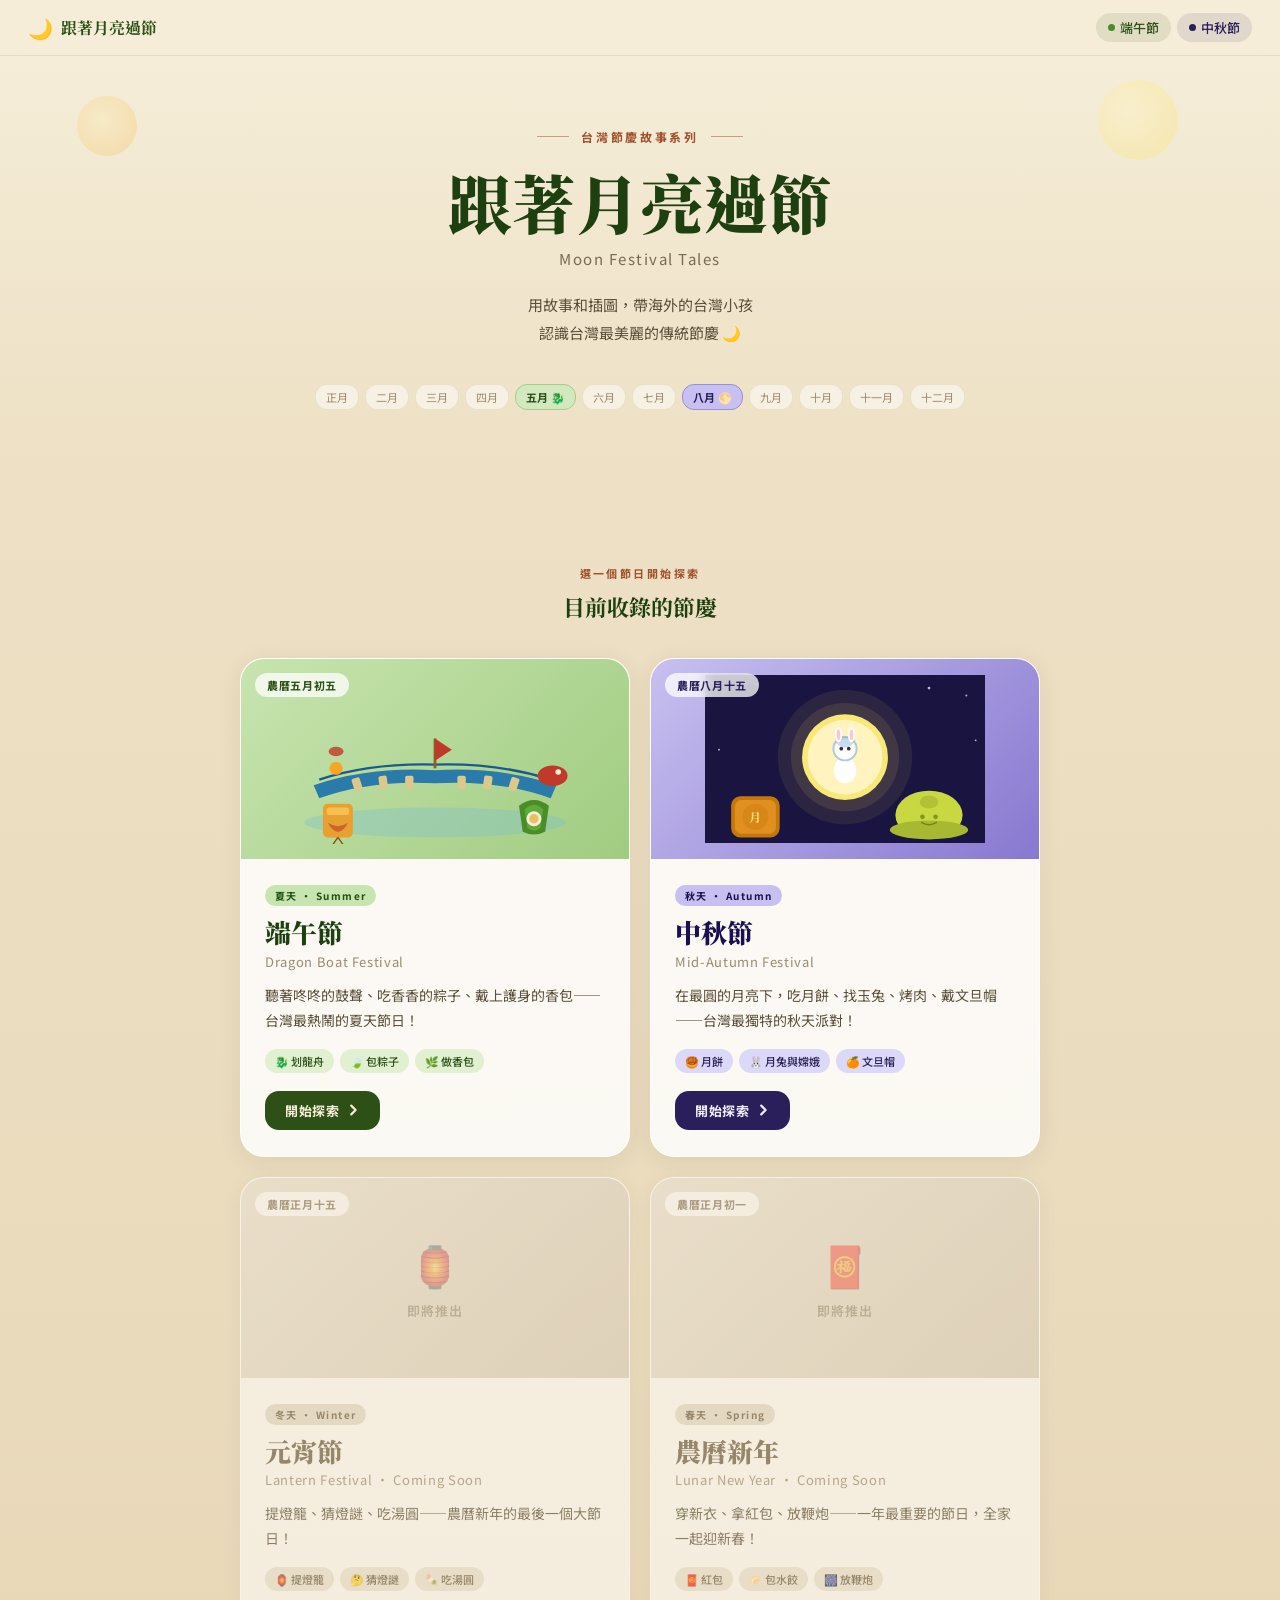
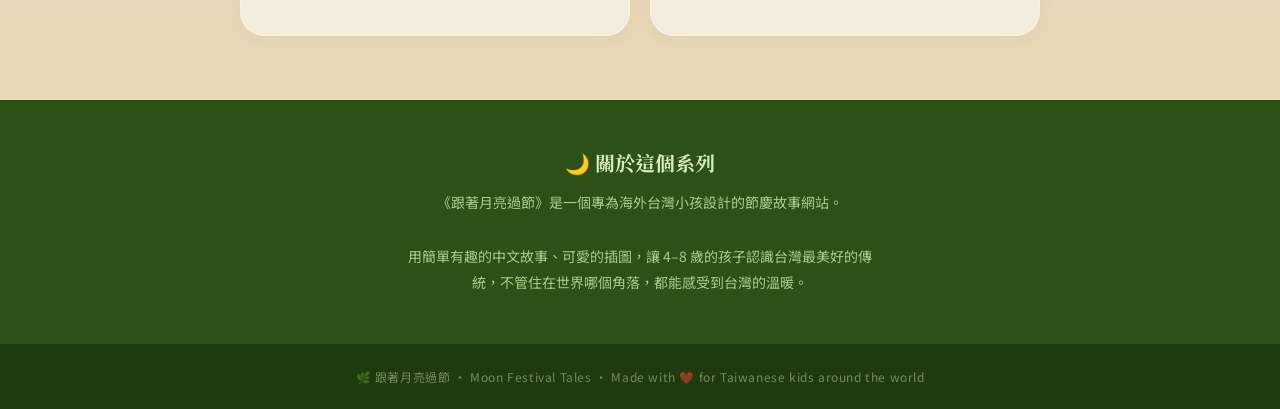
<file: index.html>
<!DOCTYPE html>
<html lang="zh-TW">
<head>
  <meta charset="UTF-8">
  <meta name="viewport" content="width=device-width, initial-scale=1.0">
  <title>跟著月亮過節 · Taiwan Festival Tales</title>
  <link rel="preconnect" href="https://fonts.googleapis.com">
  <link rel="preconnect" href="https://fonts.gstatic.com" crossorigin>
  <link href="https://fonts.googleapis.com/css2?family=Noto+Serif+TC:wght@400;700;900&family=Noto+Sans+TC:wght@400;500;700&display=swap" rel="stylesheet">
  <style>
    * { box-sizing: border-box; margin: 0; padding: 0; }

    body {
      font-family: 'Noto Sans TC', sans-serif;
      background: #F5EDD8;
      color: #3A3020;
      min-height: 100vh;
    }

    /* ── Top Nav ── */
    .top-nav {
      position: sticky;
      top: 0;
      z-index: 100;
      background: rgba(245, 237, 216, 0.88);
      backdrop-filter: blur(12px);
      -webkit-backdrop-filter: blur(12px);
      border-bottom: 1px solid rgba(160, 130, 60, 0.15);
      padding: 0 28px;
      height: 56px;
      display: flex;
      align-items: center;
      justify-content: space-between;
    }
    .nav-logo {
      font-family: 'Noto Serif TC', serif;
      font-size: 16px;
      font-weight: 700;
      color: #2D5016;
      text-decoration: none;
      display: flex;
      align-items: center;
      gap: 8px;
    }
    .nav-logo span { font-size: 20px; }
    .nav-links {
      display: flex;
      gap: 6px;
    }
    .nav-pill {
      display: inline-flex;
      align-items: center;
      gap: 5px;
      padding: 5px 12px;
      border-radius: 20px;
      font-size: 13px;
      font-weight: 500;
      text-decoration: none;
      transition: background 0.18s;
    }
    .nav-pill.dragon  { color: #2D5016; background: rgba(45,80,22,0.1); }
    .nav-pill.autumn  { color: #2A1F5A; background: rgba(42,31,90,0.1); }
    .nav-pill.dragon:hover { background: rgba(45,80,22,0.18); }
    .nav-pill.autumn:hover { background: rgba(42,31,90,0.18); }
    .nav-pill .dot {
      width: 7px; height: 7px;
      border-radius: 50%;
    }
    .dot-green  { background: #4A8C28; }
    .dot-indigo { background: #2A1F5A; }

    /* ── Hero ── */
    .hero {
      text-align: center;
      padding: 72px 24px 56px;
      background: linear-gradient(180deg, #F5EDD8 0%, #EDE0C4 100%);
      position: relative;
      overflow: hidden;
    }
    /* Decorative moon + sun */
    .hero-deco-moon {
      position: absolute;
      top: 24px; right: 8%;
      width: 80px; height: 80px;
      border-radius: 50%;
      background: radial-gradient(circle at 38% 40%, #FFF4C0, #F8E060);
      opacity: 0.35;
    }
    .hero-deco-sun {
      position: absolute;
      top: 40px; left: 6%;
      width: 60px; height: 60px;
      border-radius: 50%;
      background: radial-gradient(circle at 40% 40%, #FFE8A0, #F0A820);
      opacity: 0.25;
    }
    .hero-series {
      font-size: 12px;
      font-weight: 700;
      letter-spacing: 0.22em;
      color: #A0522D;
      margin-bottom: 18px;
      display: flex;
      align-items: center;
      justify-content: center;
      gap: 12px;
    }
    .hero-series::before, .hero-series::after {
      content: '';
      display: inline-block;
      width: 32px; height: 1px;
      background: #A0522D; opacity: 0.5;
    }
    .hero-title-zh {
      font-family: 'Noto Serif TC', serif;
      font-size: clamp(36px, 7vw, 64px);
      font-weight: 900;
      color: #1E4010;
      line-height: 1.2;
      margin-bottom: 8px;
    }
    .hero-title-en {
      font-size: 15px;
      font-weight: 400;
      color: #7A6A50;
      letter-spacing: 0.1em;
      margin-bottom: 22px;
    }
    .hero-desc {
      max-width: 480px;
      margin: 0 auto 36px;
      font-size: 15px;
      color: #5A4E38;
      line-height: 1.9;
    }
    /* Lunar calendar strip */
    .lunar-strip {
      display: flex;
      align-items: center;
      justify-content: center;
      gap: 6px;
      flex-wrap: wrap;
    }
    .lunar-month {
      font-size: 11px;
      color: #9A8A6A;
      padding: 4px 10px;
      border-radius: 12px;
      background: rgba(255,255,255,0.5);
      border: 1px solid rgba(160,130,60,0.15);
    }
    .lunar-month.active-dragon {
      background: #D2E8BF;
      color: #2D5016;
      border-color: #A8CC88;
      font-weight: 700;
    }
    .lunar-month.active-autumn {
      background: #C8C0F0;
      color: #2A1F5A;
      border-color: #9890D8;
      font-weight: 700;
    }

    /* ── Wave ── */
    .wave { width: 100%; overflow: hidden; line-height: 0; background: #EDE0C4; }

    /* ── Festival Cards ── */
    .section {
      padding: 64px 24px;
      background: linear-gradient(180deg, #EDE0C4 0%, #E8D8B8 100%);
    }
    .section-label {
      text-align: center;
      font-size: 11px;
      font-weight: 700;
      letter-spacing: 0.22em;
      color: #A0522D;
      margin-bottom: 10px;
    }
    .section-title {
      text-align: center;
      font-family: 'Noto Serif TC', serif;
      font-size: 22px;
      font-weight: 700;
      color: #1E4010;
      margin-bottom: 36px;
    }

    .festival-grid {
      display: grid;
      grid-template-columns: repeat(2, 1fr);
      gap: 20px;
      max-width: 800px;
      margin: 0 auto;
    }
    @media (max-width: 600px) {
      .festival-grid { grid-template-columns: 1fr; }
    }

    .festival-card {
      border-radius: 24px;
      overflow: hidden;
      text-decoration: none;
      color: inherit;
      display: block;
      background: rgba(255,255,255,0.82);
      border: 1px solid rgba(255,255,255,0.98);
      box-shadow: 0 4px 24px rgba(60,40,10,0.08);
      transition: transform 0.22s ease, box-shadow 0.22s ease;
    }
    .festival-card:hover {
      transform: translateY(-6px);
      box-shadow: 0 12px 36px rgba(60,40,10,0.14);
    }
    .festival-card-hero {
      width: 100%;
      height: 200px;
      display: flex;
      align-items: center;
      justify-content: center;
      position: relative;
    }
    .fc-dragon { background: linear-gradient(135deg, #C8E4B0 0%, #A0CC80 100%); }
    .fc-autumn { background: linear-gradient(135deg, #C8C0F0 0%, #8878D0 100%); }
    /* Coming soon card */
    .fc-soon   { background: linear-gradient(135deg, #E8E0D0 0%, #D8CCB8 100%); }

    .festival-date-badge {
      position: absolute;
      top: 14px; left: 14px;
      background: rgba(255,255,255,0.75);
      backdrop-filter: blur(6px);
      border-radius: 20px;
      padding: 4px 12px;
      font-size: 11px;
      font-weight: 700;
      letter-spacing: 0.06em;
    }
    .badge-dragon { color: #2D5016; }
    .badge-autumn { color: #2A1F5A; }
    .badge-soon   { color: #8A7A60; }

    .festival-card-body {
      padding: 22px 24px 26px;
    }
    .festival-tag {
      display: inline-block;
      font-size: 10px;
      font-weight: 700;
      letter-spacing: 0.14em;
      padding: 3px 10px;
      border-radius: 20px;
      margin-bottom: 10px;
    }
    .tag-dragon { background: #C8E4B0; color: #1E5010; }
    .tag-autumn { background: #C8C0F0; color: #1A1050; }
    .tag-soon   { background: #E0D8C8; color: #6A5A40; }

    .festival-card-body h2 {
      font-family: 'Noto Serif TC', serif;
      font-size: 26px;
      font-weight: 900;
      line-height: 1.2;
      margin-bottom: 4px;
    }
    .fc-dragon h2 { color: #1E4010; }  /* scoped below */
    .name-dragon { color: #1E4010; }
    .name-autumn { color: #1A1050; }
    .name-soon   { color: #6A5A40; }

    .festival-card-body .en-name {
      font-size: 13px;
      color: #9A8A70;
      margin-bottom: 12px;
      letter-spacing: 0.05em;
    }
    .festival-card-body p {
      font-size: 14px;
      color: #5A4E38;
      line-height: 1.8;
      margin-bottom: 16px;
    }

    .tradition-pills {
      display: flex;
      flex-wrap: wrap;
      gap: 6px;
      margin-bottom: 18px;
    }
    .tradition-pill {
      font-size: 11px;
      padding: 4px 10px;
      border-radius: 14px;
      font-weight: 500;
    }
    .pill-dragon { background: #E0F0D0; color: #2D5016; }
    .pill-autumn { background: #DCD8F8; color: #2A1F5A; }

    .enter-btn {
      display: inline-flex;
      align-items: center;
      gap: 7px;
      padding: 10px 20px;
      border-radius: 14px;
      font-size: 13px;
      font-weight: 700;
      letter-spacing: 0.04em;
      transition: opacity 0.15s;
    }
    .enter-btn:hover { opacity: 0.82; }
    .btn-dragon { background: #2D5016; color: #F5EDD8; }
    .btn-autumn { background: #2A1F5A; color: #F0ECF8; }
    .enter-btn svg { width: 14px; height: 14px; stroke: currentColor; fill: none; stroke-width: 2.5; stroke-linecap: round; stroke-linejoin: round; transition: transform 0.15s; }
    .festival-card:hover .enter-btn svg { transform: translateX(3px); }

    /* Coming soon overlay */
    .coming-soon-overlay {
      display: flex;
      flex-direction: column;
      align-items: center;
      justify-content: center;
      height: 100%;
      gap: 8px;
      opacity: 0.5;
    }
    .coming-soon-overlay .soon-icon { font-size: 40px; }
    .coming-soon-overlay p {
      font-size: 13px;
      color: #6A5A40;
      font-weight: 600;
      letter-spacing: 0.08em;
    }

    /* ── About strip ── */
    .about-strip {
      background: #2D5016;
      padding: 48px 24px;
      text-align: center;
    }
    .about-strip h2 {
      font-family: 'Noto Serif TC', serif;
      font-size: 20px;
      font-weight: 700;
      color: #D8ECC0;
      margin-bottom: 12px;
    }
    .about-strip p {
      max-width: 480px;
      margin: 0 auto;
      font-size: 14px;
      color: #A8CC88;
      line-height: 1.9;
    }

    /* ── Footer ── */
    .footer {
      background: #1E3A0E;
      padding: 24px;
      text-align: center;
    }
    .footer p {
      font-size: 12px;
      color: rgba(200,220,160,0.5);
      letter-spacing: 0.05em;
    }
  </style>
</head>
<body>

  <!-- Sticky Nav -->
  <nav class="top-nav">
    <a class="nav-logo" href="index.html">
      <span>🌙</span> 跟著月亮過節
    </a>
    <div class="nav-links">
      <a class="nav-pill dragon" href="duanwu/index.html">
        <span class="dot dot-green"></span>端午節
      </a>
      <a class="nav-pill autumn" href="mid-autumn/index.html">
        <span class="dot dot-indigo"></span>中秋節
      </a>
    </div>
  </nav>

  <!-- Hero -->
  <div class="hero">
    <div class="hero-deco-moon"></div>
    <div class="hero-deco-sun"></div>
    <div class="hero-series">台灣節慶故事系列</div>
    <div class="hero-title-zh">跟著月亮過節</div>
    <div class="hero-title-en">Moon Festival Tales</div>
    <p class="hero-desc">
      用故事和插圖，帶海外的台灣小孩<br>
      認識台灣最美麗的傳統節慶 🌙
    </p>
    <!-- Lunar calendar -->
    <div class="lunar-strip">
      <span class="lunar-month">正月</span>
      <span class="lunar-month">二月</span>
      <span class="lunar-month">三月</span>
      <span class="lunar-month">四月</span>
      <span class="lunar-month active-dragon">五月 🐉</span>
      <span class="lunar-month">六月</span>
      <span class="lunar-month">七月</span>
      <span class="lunar-month active-autumn">八月 🌕</span>
      <span class="lunar-month">九月</span>
      <span class="lunar-month">十月</span>
      <span class="lunar-month">十一月</span>
      <span class="lunar-month">十二月</span>
    </div>
  </div>

  <div class="wave">
    <svg viewBox="0 0 1440 40" width="100%" preserveAspectRatio="none">
      <path d="M0,20 C240,0 480,40 720,20 C960,0 1200,40 1440,20 L1440,40 L0,40 Z" fill="#EDE0C4"/>
    </svg>
  </div>

  <!-- Festival Cards -->
  <div class="section">
    <div class="section-label">選一個節日開始探索</div>
    <div class="section-title">目前收錄的節慶</div>

    <div class="festival-grid">

      <!-- 端午節 -->
      <a class="festival-card" href="duanwu/index.html">
        <div class="festival-card-hero fc-dragon">
          <div class="festival-date-badge badge-dragon">農曆五月初五</div>
          <svg viewBox="0 0 300 180" width="280" height="170" xmlns="http://www.w3.org/2000/svg">
            <!-- Water -->
            <ellipse cx="150" cy="158" rx="140" ry="16" fill="#7ABCD0" opacity="0.35"/>
            <!-- Dragon boat -->
            <path d="M20,118 Q80,98 150,102 Q220,98 280,118 L274,132 Q218,112 150,116 Q82,112 26,132 Z" fill="#2A7AAA"/>
            <path d="M26,112 Q82,94 150,96 Q218,94 274,112" stroke="#1A5A8A" stroke-width="2.5" fill="none"/>
            <!-- Dragon head -->
            <ellipse cx="276" cy="108" rx="16" ry="11" fill="#C0392B"/>
            <circle cx="282" cy="104" r="3" fill="#F5EDD8"/>
            <!-- Flag -->
            <line x1="150" y1="68" x2="150" y2="100" stroke="#8B6028" stroke-width="3"/>
            <polygon points="150,68 168,80 150,92" fill="#C0392B"/>
            <!-- Drummer -->
            <circle cx="44" cy="100" r="7" fill="#F5A623"/>
            <ellipse cx="44" cy="82" rx="8" ry="5" fill="#C0392B" opacity="0.8"/>
            <!-- Paddles -->
            <g fill="#DCC88A">
              <rect x="62" y="110" width="9" height="14" rx="2" transform="rotate(-18 67 117)"/>
              <rect x="90" y="108" width="9" height="14" rx="2" transform="rotate(-8 95 115)"/>
              <rect x="118" y="108" width="9" height="14" rx="2"/>
              <rect x="174" y="108" width="9" height="14" rx="2"/>
              <rect x="202" y="108" width="9" height="14" rx="2" transform="rotate(8 207 115)"/>
              <rect x="230" y="110" width="9" height="14" rx="2" transform="rotate(18 235 117)"/>
            </g>
            <!-- Zongzi (bottom right) -->
            <path d="M240,140 Q256,128 272,140 L268,168 Q256,174 244,168 Z" fill="#4A8C28"/>
            <path d="M246,144 Q256,134 266,144 L263,164 Q256,170 249,164 Z" fill="#5EAA38"/>
            <circle cx="256" cy="154" r="8" fill="#F5EDD8"/>
            <circle cx="256" cy="154" r="5" fill="#E8C060"/>
            <!-- Sachet (bottom left) -->
            <rect x="30" y="138" width="32" height="36" rx="5" fill="#E8A030"/>
            <rect x="34" y="142" width="24" height="8" rx="3" fill="#F5C050"/>
            <path d="M35,158 Q46,166 57,158 Q46,178 35,158 Z" fill="#C0392B" opacity="0.6"/>
            <line x1="46" y1="174" x2="36" y2="188" stroke="#8B5010" stroke-width="1.5"/>
            <line x1="46" y1="174" x2="56" y2="188" stroke="#8B5010" stroke-width="1.5"/>
            <circle cx="36" cy="190" r="4" fill="#C0392B"/>
            <circle cx="56" cy="190" r="4" fill="#4A8C28"/>
          </svg>
        </div>
        <div class="festival-card-body">
          <span class="festival-tag tag-dragon">夏天 · Summer</span>
          <h2 class="name-dragon">端午節</h2>
          <div class="en-name">Dragon Boat Festival</div>
          <p>聽著咚咚的鼓聲、吃香香的粽子、戴上護身的香包——台灣最熱鬧的夏天節日！</p>
          <div class="tradition-pills">
            <span class="tradition-pill pill-dragon">🐉 划龍舟</span>
            <span class="tradition-pill pill-dragon">🍃 包粽子</span>
            <span class="tradition-pill pill-dragon">🌿 做香包</span>
          </div>
          <span class="enter-btn btn-dragon">
            開始探索
            <svg viewBox="0 0 16 16"><polyline points="6,3 11,8 6,13"/></svg>
          </span>
        </div>
      </a>

      <!-- 中秋節 -->
      <a class="festival-card" href="mid-autumn/index.html">
        <div class="festival-card-hero fc-autumn">
          <div class="festival-date-badge badge-autumn">農曆八月十五</div>
          <svg viewBox="0 0 300 180" width="280" height="170" xmlns="http://www.w3.org/2000/svg">
            <!-- Night sky -->
            <rect x="0" y="0" width="300" height="180" fill="#1A1540" rx="0"/>
            <g fill="white" opacity="0.7">
              <circle cx="20" cy="18" r="1.5"/><circle cx="55" cy="10" r="1"/><circle cx="240" cy="14" r="1.5"/>
              <circle cx="280" cy="22" r="1"/><circle cx="15" cy="80" r="1"/><circle cx="290" cy="70" r="1"/>
            </g>
            <!-- Moon glow -->
            <circle cx="150" cy="88" r="72" fill="#F8E060" opacity="0.08"/>
            <circle cx="150" cy="88" r="58" fill="#F8E060" opacity="0.1"/>
            <!-- Moon -->
            <circle cx="150" cy="88" r="46" fill="#F8E878"/>
            <circle cx="150" cy="88" r="40" fill="#FFF4C0"/>
            <!-- Rabbit on moon with helmet -->
            <ellipse cx="150" cy="102" rx="12" ry="14" fill="white"/>
            <circle cx="150" cy="80" r="11" fill="white"/>
            <circle cx="150" cy="79" r="12.5" fill="none" stroke="#A0C0E8" stroke-width="2" opacity="0.85"/>
            <path d="M139,68 Q150,62 161,68 Q160,76 150,78 Q140,76 139,68 Z" fill="#70A8D8" opacity="0.4"/>
            <ellipse cx="143" cy="64" rx="4" ry="8" fill="white"/>
            <ellipse cx="157" cy="64" rx="4" ry="8" fill="white"/>
            <ellipse cx="143" cy="64" rx="2" ry="6" fill="#FFB0B0" opacity="0.7"/>
            <ellipse cx="157" cy="64" rx="2" ry="6" fill="#FFB0B0" opacity="0.7"/>
            <circle cx="146" cy="79" r="2" fill="#333"/>
            <circle cx="154" cy="79" r="2" fill="#333"/>
            <!-- Mooncake (bottom left) -->
            <rect x="28" y="130" width="52" height="44" rx="10" fill="#C47808"/>
            <rect x="32" y="134" width="44" height="36" rx="7" fill="#E09020"/>
            <circle cx="54" cy="152" r="14" fill="#C47808" opacity="0.35"/>
            <text x="54" y="157" text-anchor="middle" font-family="'Noto Serif TC', serif" font-size="13" fill="#F8E080" font-weight="700">月</text>
            <!-- Pomelo hat (bottom right) -->
            <ellipse cx="240" cy="150" rx="36" ry="26" fill="#C8D840"/>
            <ellipse cx="240" cy="166" rx="42" ry="10" fill="#A8B830"/>
            <ellipse cx="240" cy="136" rx="10" ry="7" fill="#A8B830" opacity="0.7"/>
            <!-- Face -->
            <circle cx="233" cy="152" r="2.5" fill="#6A7810" opacity="0.7"/>
            <circle cx="247" cy="152" r="2.5" fill="#6A7810" opacity="0.7"/>
            <path d="M232,158 Q240,163 248,158" stroke="#6A7810" stroke-width="1.5" fill="none" stroke-linecap="round" opacity="0.8"/>
          </svg>
        </div>
        <div class="festival-card-body">
          <span class="festival-tag tag-autumn">秋天 · Autumn</span>
          <h2 class="name-autumn">中秋節</h2>
          <div class="en-name">Mid-Autumn Festival</div>
          <p>在最圓的月亮下，吃月餅、找玉兔、烤肉、戴文旦帽——台灣最獨特的秋天派對！</p>
          <div class="tradition-pills">
            <span class="tradition-pill pill-autumn">🥮 月餅</span>
            <span class="tradition-pill pill-autumn">🐰 月兔與嫦娥</span>
            <span class="tradition-pill pill-autumn">🍊 文旦帽</span>
          </div>
          <span class="enter-btn btn-autumn">
            開始探索
            <svg viewBox="0 0 16 16"><polyline points="6,3 11,8 6,13"/></svg>
          </span>
        </div>
      </a>

      <!-- 元宵節 coming soon -->
      <a class="festival-card" href="#" style="pointer-events:none; opacity: 0.65;">
        <div class="festival-card-hero fc-soon">
          <div class="festival-date-badge badge-soon">農曆正月十五</div>
          <div class="coming-soon-overlay">
            <div class="soon-icon">🏮</div>
            <p>即將推出</p>
          </div>
        </div>
        <div class="festival-card-body">
          <span class="festival-tag tag-soon">冬天 · Winter</span>
          <h2 class="name-soon">元宵節</h2>
          <div class="en-name">Lantern Festival · Coming Soon</div>
          <p>提燈籠、猜燈謎、吃湯圓——農曆新年的最後一個大節日！</p>
          <div class="tradition-pills">
            <span class="tradition-pill" style="background:#E8E0D0; color:#6A5A40;">🏮 提燈籠</span>
            <span class="tradition-pill" style="background:#E8E0D0; color:#6A5A40;">🤔 猜燈謎</span>
            <span class="tradition-pill" style="background:#E8E0D0; color:#6A5A40;">🍡 吃湯圓</span>
          </div>
        </div>
      </a>

      <!-- 農曆新年 coming soon -->
      <a class="festival-card" href="#" style="pointer-events:none; opacity: 0.65;">
        <div class="festival-card-hero fc-soon">
          <div class="festival-date-badge badge-soon">農曆正月初一</div>
          <div class="coming-soon-overlay">
            <div class="soon-icon">🧧</div>
            <p>即將推出</p>
          </div>
        </div>
        <div class="festival-card-body">
          <span class="festival-tag tag-soon">春天 · Spring</span>
          <h2 class="name-soon">農曆新年</h2>
          <div class="en-name">Lunar New Year · Coming Soon</div>
          <p>穿新衣、拿紅包、放鞭炮——一年最重要的節日，全家一起迎新春！</p>
          <div class="tradition-pills">
            <span class="tradition-pill" style="background:#E8E0D0; color:#6A5A40;">🧧 紅包</span>
            <span class="tradition-pill" style="background:#E8E0D0; color:#6A5A40;">🥟 包水餃</span>
            <span class="tradition-pill" style="background:#E8E0D0; color:#6A5A40;">🎆 放鞭炮</span>
          </div>
        </div>
      </a>

    </div>
  </div>

  <!-- About -->
  <div class="about-strip">
    <h2>🌙 關於這個系列</h2>
    <p>
      《跟著月亮過節》是一個專為海外台灣小孩設計的節慶故事網站。<br><br>
      用簡單有趣的中文故事、可愛的插圖，讓 4–8 歲的孩子認識台灣最美好的傳統，不管住在世界哪個角落，都能感受到台灣的溫暖。
    </p>
  </div>

  <div class="footer">
    <p>🌿 跟著月亮過節 · Moon Festival Tales · Made with ❤️ for Taiwanese kids around the world</p>
  </div>

</body>
</html>
</file>
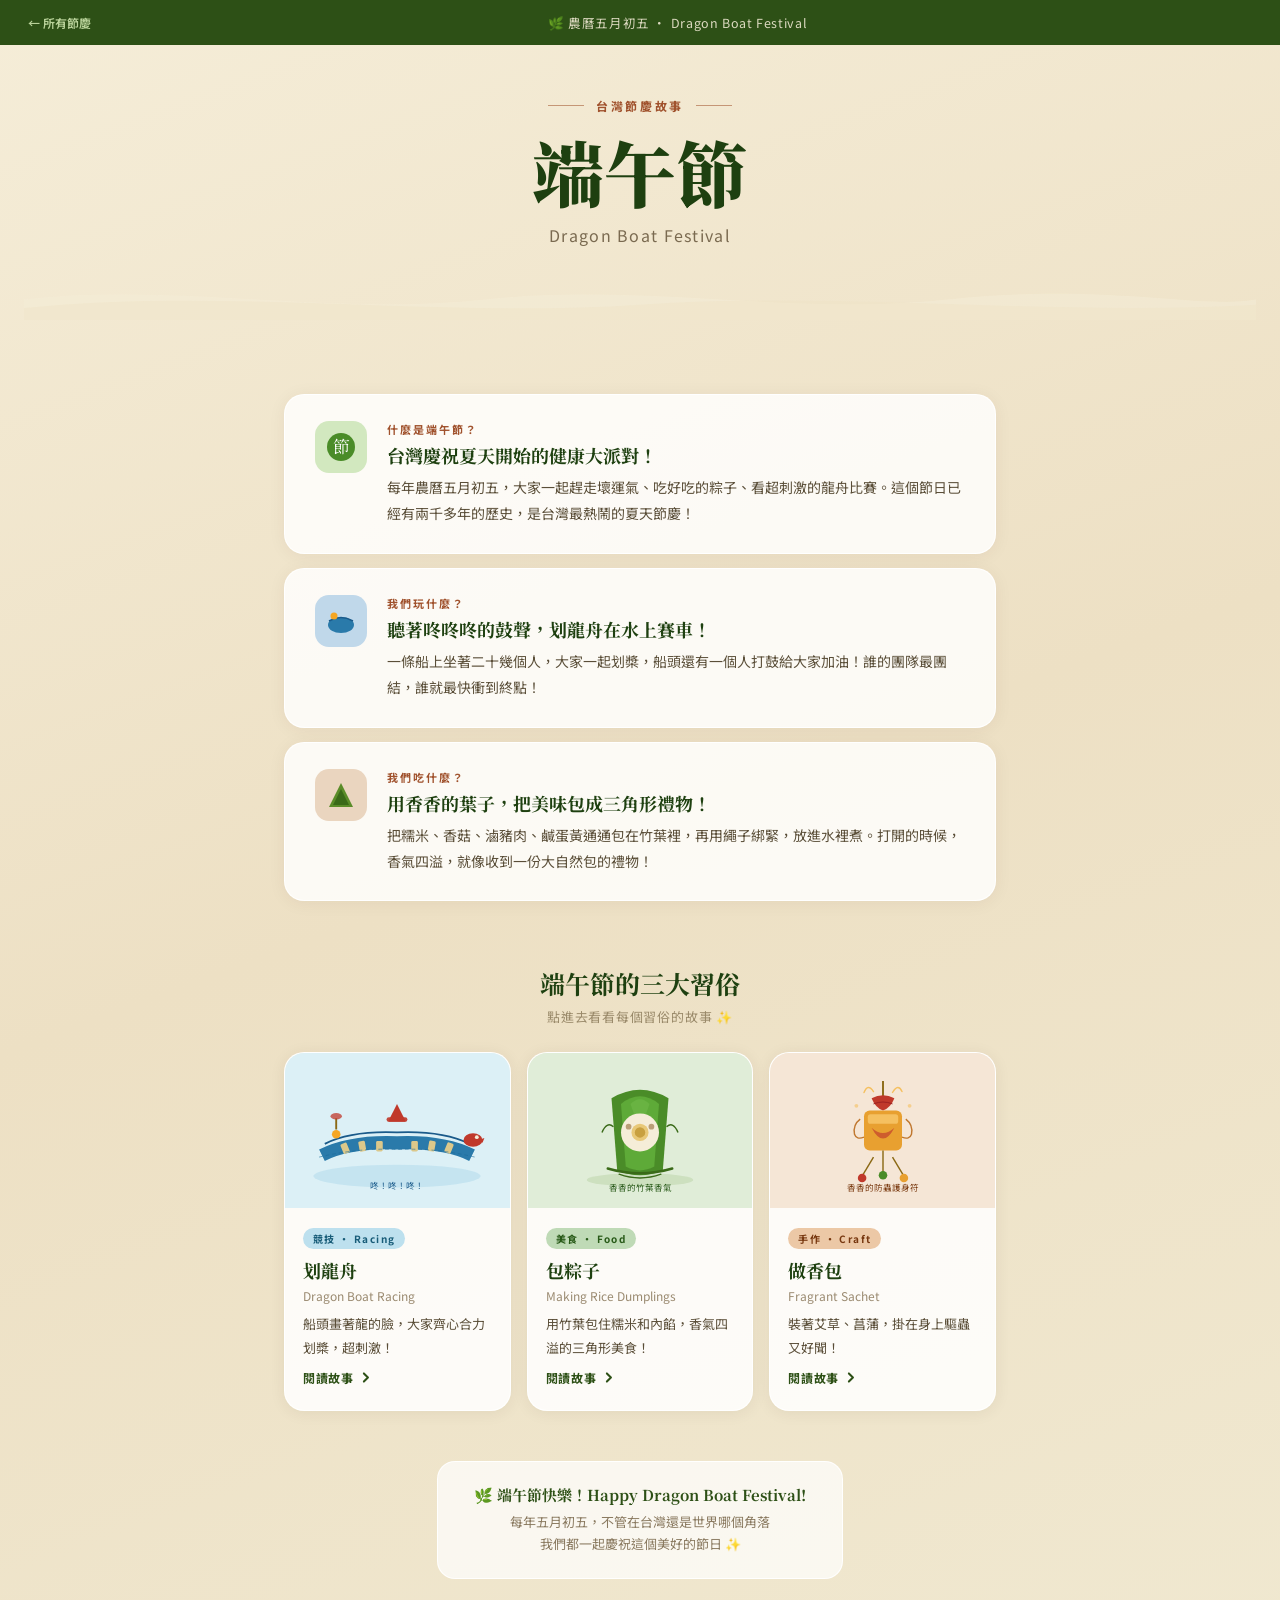
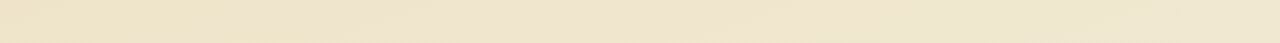
<file: duanwu/index.html>
<!DOCTYPE html>
<html lang="zh-TW">
<head>
  <meta charset="UTF-8">
  <meta name="viewport" content="width=device-width, initial-scale=1.0">
  <title>端午節 · Dragon Boat Festival</title>
  <link rel="stylesheet" href="style.css">
</head>
<body>

  <div class="top-bar" style="justify-content:space-between;">
    <a href="../index.html" style="color:#C8E0A8;font-size:12px;font-weight:600;text-decoration:none;display:flex;align-items:center;gap:5px;white-space:nowrap;opacity:0.9;">← 所有節慶</a><p style="flex:1;text-align:center;">🌿 農曆五月初五 · Dragon Boat Festival</p>
  </div>

  <div class="hero">
    <div class="hero-eyebrow">台灣節慶故事</div>
    <div class="hero-title">端午節</div>
    <div class="hero-en">Dragon Boat Festival</div>
    <div class="hero-wave">
      <svg viewBox="0 0 1440 48" width="100%" preserveAspectRatio="none" xmlns="http://www.w3.org/2000/svg">
        <path d="M0,24 C180,4 360,44 540,24 C720,4 900,44 1080,24 C1260,4 1380,36 1440,24 L1440,48 L0,48 Z" fill="#F5EDD8" opacity="0.55"/>
        <path d="M0,34 C240,10 480,46 720,30 C960,14 1200,44 1440,30 L1440,48 L0,48 Z" fill="#EDE0C4" opacity="0.4"/>
      </svg>
    </div>
  </div>

  <!-- Intro Cards -->
  <div class="intro-section">
    <div class="intro-card">
      <div class="intro-icon ic-green">
        <svg width="32" height="32" viewBox="0 0 32 32"><circle cx="16" cy="16" r="14" fill="#4A8C28"/><text x="16" y="22" text-anchor="middle" font-size="17" fill="white" font-family="'Noto Serif TC', serif">節</text></svg>
      </div>
      <div>
        <div class="intro-q">什麼是端午節？</div>
        <h2>台灣慶祝夏天開始的健康大派對！</h2>
        <p>每年農曆五月初五，大家一起趕走壞運氣、吃好吃的粽子、看超刺激的龍舟比賽。這個節日已經有兩千多年的歷史，是台灣最熱鬧的夏天節慶！</p>
      </div>
    </div>
    <div class="intro-card">
      <div class="intro-icon ic-blue">
        <svg width="32" height="32" viewBox="0 0 32 32"><ellipse cx="16" cy="20" rx="13" ry="8" fill="#2A7AAA"/><path d="M4,16 Q16,9 28,16" stroke="#1A5A8A" stroke-width="1.5" fill="none"/><circle cx="9" cy="11" r="3.5" fill="#F5A623"/></svg>
      </div>
      <div>
        <div class="intro-q">我們玩什麼？</div>
        <h2>聽著咚咚咚的鼓聲，划龍舟在水上賽車！</h2>
        <p>一條船上坐著二十幾個人，大家一起划槳，船頭還有一個人打鼓給大家加油！誰的團隊最團結，誰就最快衝到終點！</p>
      </div>
    </div>
    <div class="intro-card">
      <div class="intro-icon ic-peach">
        <svg width="32" height="32" viewBox="0 0 32 32"><polygon points="16,4 28,28 4,28" fill="#5A8C28"/><polygon points="16,10 24,26 8,26" fill="#3A6A18"/></svg>
      </div>
      <div>
        <div class="intro-q">我們吃什麼？</div>
        <h2>用香香的葉子，把美味包成三角形禮物！</h2>
        <p>把糯米、香菇、滷豬肉、鹹蛋黃通通包在竹葉裡，再用繩子綁緊，放進水裡煮。打開的時候，香氣四溢，就像收到一份大自然包的禮物！</p>
      </div>
    </div>
  </div>

  <!-- Activity Section -->
  <div class="section-head">
    <h2>端午節的三大習俗</h2>
    <p>點進去看看每個習俗的故事 ✨</p>
  </div>

  <div class="activity-grid">

    <!-- 龍舟 -->
    <a class="activity-card" href="dragon-boat.html">
      <div class="card-illus bg-blue">
        <svg viewBox="0 0 200 140" width="190" height="135" xmlns="http://www.w3.org/2000/svg">
          <ellipse cx="100" cy="118" rx="88" ry="12" fill="#A8D4E8" opacity="0.45"/>
          <path d="M18,90 Q50,74 100,76 Q150,74 182,90 L176,102 Q148,88 100,90 Q52,88 24,102 Z" fill="#2A7AAA"/>
          <path d="M24,84 Q52,70 100,72 Q148,70 176,84" stroke="#1A5A8A" stroke-width="2" fill="none"/>
          <ellipse cx="180" cy="80" rx="10" ry="7" fill="#C0392B"/>
          <circle cx="184" cy="77" r="2" fill="#F5EDD8"/>
          <path d="M186,80 L192,78 L190,83 Z" fill="#C0392B"/>
          <rect x="89" y="56" width="22" height="5" rx="2.5" fill="#C0392B" opacity="0.9"/>
          <polygon points="100,42 109,60 91,60" fill="#C0392B"/>
          <circle cx="36" cy="74" r="4.5" fill="#F5A623"/>
          <line x1="36" y1="69" x2="36" y2="57" stroke="#8B6914" stroke-width="2"/>
          <ellipse cx="36" cy="55" rx="6" ry="3.5" fill="#C0392B" opacity="0.75"/>
          <g fill="#DCC88A">
            <rect x="42" y="83" width="7" height="11" rx="1.5" transform="rotate(-22 46 89)"/>
            <rect x="60" y="81" width="7" height="11" rx="1.5" transform="rotate(-10 64 87)"/>
            <rect x="78" y="81" width="7" height="11" rx="1.5"/>
            <rect x="115" y="81" width="7" height="11" rx="1.5"/>
            <rect x="133" y="81" width="7" height="11" rx="1.5" transform="rotate(10 137 87)"/>
            <rect x="151" y="83" width="7" height="11" rx="1.5" transform="rotate(22 155 89)"/>
          </g>
          <path d="M18,98 Q60,88 100,90 Q140,88 182,98" stroke="#1A6A9A" stroke-width="1" fill="none" stroke-dasharray="4,3" opacity="0.6"/>
          <text x="100" y="132" text-anchor="middle" font-family="'Noto Sans TC', sans-serif" font-size="9" fill="#1A5A8A">咚！咚！咚！</text>
        </svg>
      </div>
      <div class="card-body">
        <span class="card-tag t-blue">競技 · Racing</span>
        <h3>划龍舟</h3>
        <div class="card-en">Dragon Boat Racing</div>
        <p>船頭畫著龍的臉，大家齊心合力划槳，超刺激！</p>
        <div class="card-cta">閱讀故事 <svg viewBox="0 0 16 16"><polyline points="6,3 11,8 6,13"/></svg></div>
      </div>
    </a>

    <!-- 粽子 -->
    <a class="activity-card" href="zongzi.html">
      <div class="card-illus bg-green">
        <svg viewBox="0 0 200 140" width="190" height="135" xmlns="http://www.w3.org/2000/svg">
          <ellipse cx="100" cy="122" rx="56" ry="7" fill="#B0CA9A" opacity="0.4"/>
          <path d="M70,36 Q100,18 130,36 L124,112 Q100,122 76,112 Z" fill="#4A8C28"/>
          <path d="M80,42 Q100,26 120,42 L115,108 Q100,116 85,108 Z" fill="#5EAA38"/>
          <path d="M90,42 Q100,32 110,42 Q105,58 100,64 Q95,58 90,42 Z" fill="#78C050" opacity="0.4"/>
          <ellipse cx="100" cy="72" rx="20" ry="20" fill="#F5EDD8"/>
          <circle cx="100" cy="72" r="9" fill="#E8C878"/>
          <circle cx="100" cy="72" r="5.5" fill="#C8A040"/>
          <circle cx="88" cy="66" r="3" fill="#8B6028" opacity="0.55"/>
          <circle cx="112" cy="66" r="3" fill="#8B6028" opacity="0.55"/>
          <path d="M66,110 Q100,120 134,110" stroke="#3A6A18" stroke-width="2.5" fill="none" stroke-linecap="round"/>
          <path d="M78,116 Q100,124 122,116" stroke="#3A6A18" stroke-width="1.5" fill="none" stroke-linecap="round"/>
          <path d="M60,72 Q65,60 72,66" stroke="#3A6A18" stroke-width="1.5" fill="none"/>
          <path d="M140,72 Q135,60 128,66" stroke="#3A6A18" stroke-width="1.5" fill="none"/>
          <text x="100" y="134" text-anchor="middle" font-family="'Noto Sans TC', sans-serif" font-size="9" fill="#2A5B1A">香香的竹葉香氣</text>
        </svg>
      </div>
      <div class="card-body">
        <span class="card-tag t-green">美食 · Food</span>
        <h3>包粽子</h3>
        <div class="card-en">Making Rice Dumplings</div>
        <p>用竹葉包住糯米和內餡，香氣四溢的三角形美食！</p>
        <div class="card-cta">閱讀故事 <svg viewBox="0 0 16 16"><polyline points="6,3 11,8 6,13"/></svg></div>
      </div>
    </a>

    <!-- 香包 -->
    <a class="activity-card" href="sachet.html">
      <div class="card-illus bg-peach">
        <svg viewBox="0 0 200 140" width="190" height="135" xmlns="http://www.w3.org/2000/svg">
          <line x1="100" y1="18" x2="100" y2="36" stroke="#8B6914" stroke-width="2"/>
          <path d="M88,36 Q100,30 112,36 Q108,46 100,49 Q92,46 88,36 Z" fill="#C0392B"/>
          <path d="M90,42 Q100,38 110,42" stroke="#9A2020" stroke-width="1" fill="none"/>
          <rect x="80" y="49" width="40" height="42" rx="6" fill="#E8A030"/>
          <rect x="84" y="53" width="32" height="10" rx="3" fill="#F5C060"/>
          <path d="M88,67 Q100,78 112,67 Q100,90 88,67 Z" fill="#C0392B" opacity="0.65"/>
          <path d="M76,58 Q68,64 70,74 Q72,80 80,77" stroke="#C07830" stroke-width="1.5" fill="none"/>
          <path d="M124,58 Q132,64 130,74 Q128,80 120,77" stroke="#C07830" stroke-width="1.5" fill="none"/>
          <line x1="100" y1="91" x2="100" y2="115" stroke="#8B6914" stroke-width="1.5"/>
          <line x1="90" y1="98" x2="78" y2="118" stroke="#8B6914" stroke-width="1.5"/>
          <line x1="110" y1="98" x2="122" y2="118" stroke="#8B6914" stroke-width="1.5"/>
          <circle cx="78" cy="120" r="4.5" fill="#C0392B"/>
          <circle cx="100" cy="117" r="4.5" fill="#4A8C28"/>
          <circle cx="122" cy="120" r="4.5" fill="#E8A030"/>
          <path d="M80,30 Q84,20 90,29" stroke="#F5C060" stroke-width="1.5" fill="none" stroke-linecap="round"/>
          <path d="M110,30 Q116,20 120,29" stroke="#F5C060" stroke-width="1.5" fill="none" stroke-linecap="round"/>
          <circle cx="72" cy="44" r="2" fill="#F5C060" opacity="0.6"/>
          <circle cx="128" cy="44" r="2" fill="#F5C060" opacity="0.6"/>
          <text x="100" y="134" text-anchor="middle" font-family="'Noto Sans TC', sans-serif" font-size="9" fill="#7A3A10">香香的防蟲護身符</text>
        </svg>
      </div>
      <div class="card-body">
        <span class="card-tag t-peach">手作 · Craft</span>
        <h3>做香包</h3>
        <div class="card-en">Fragrant Sachet</div>
        <p>裝著艾草、菖蒲，掛在身上驅蟲又好聞！</p>
        <div class="card-cta">閱讀故事 <svg viewBox="0 0 16 16"><polyline points="6,3 11,8 6,13"/></svg></div>
      </div>
    </a>

  </div>

  <div class="footer-note">
    <div class="footer-note-inner">
      <p>🌿 端午節快樂！Happy Dragon Boat Festival!</p>
      <p>每年五月初五，不管在台灣還是世界哪個角落<br>我們都一起慶祝這個美好的節日 ✨</p>
    </div>
  </div>

</body>
</html>
</file>
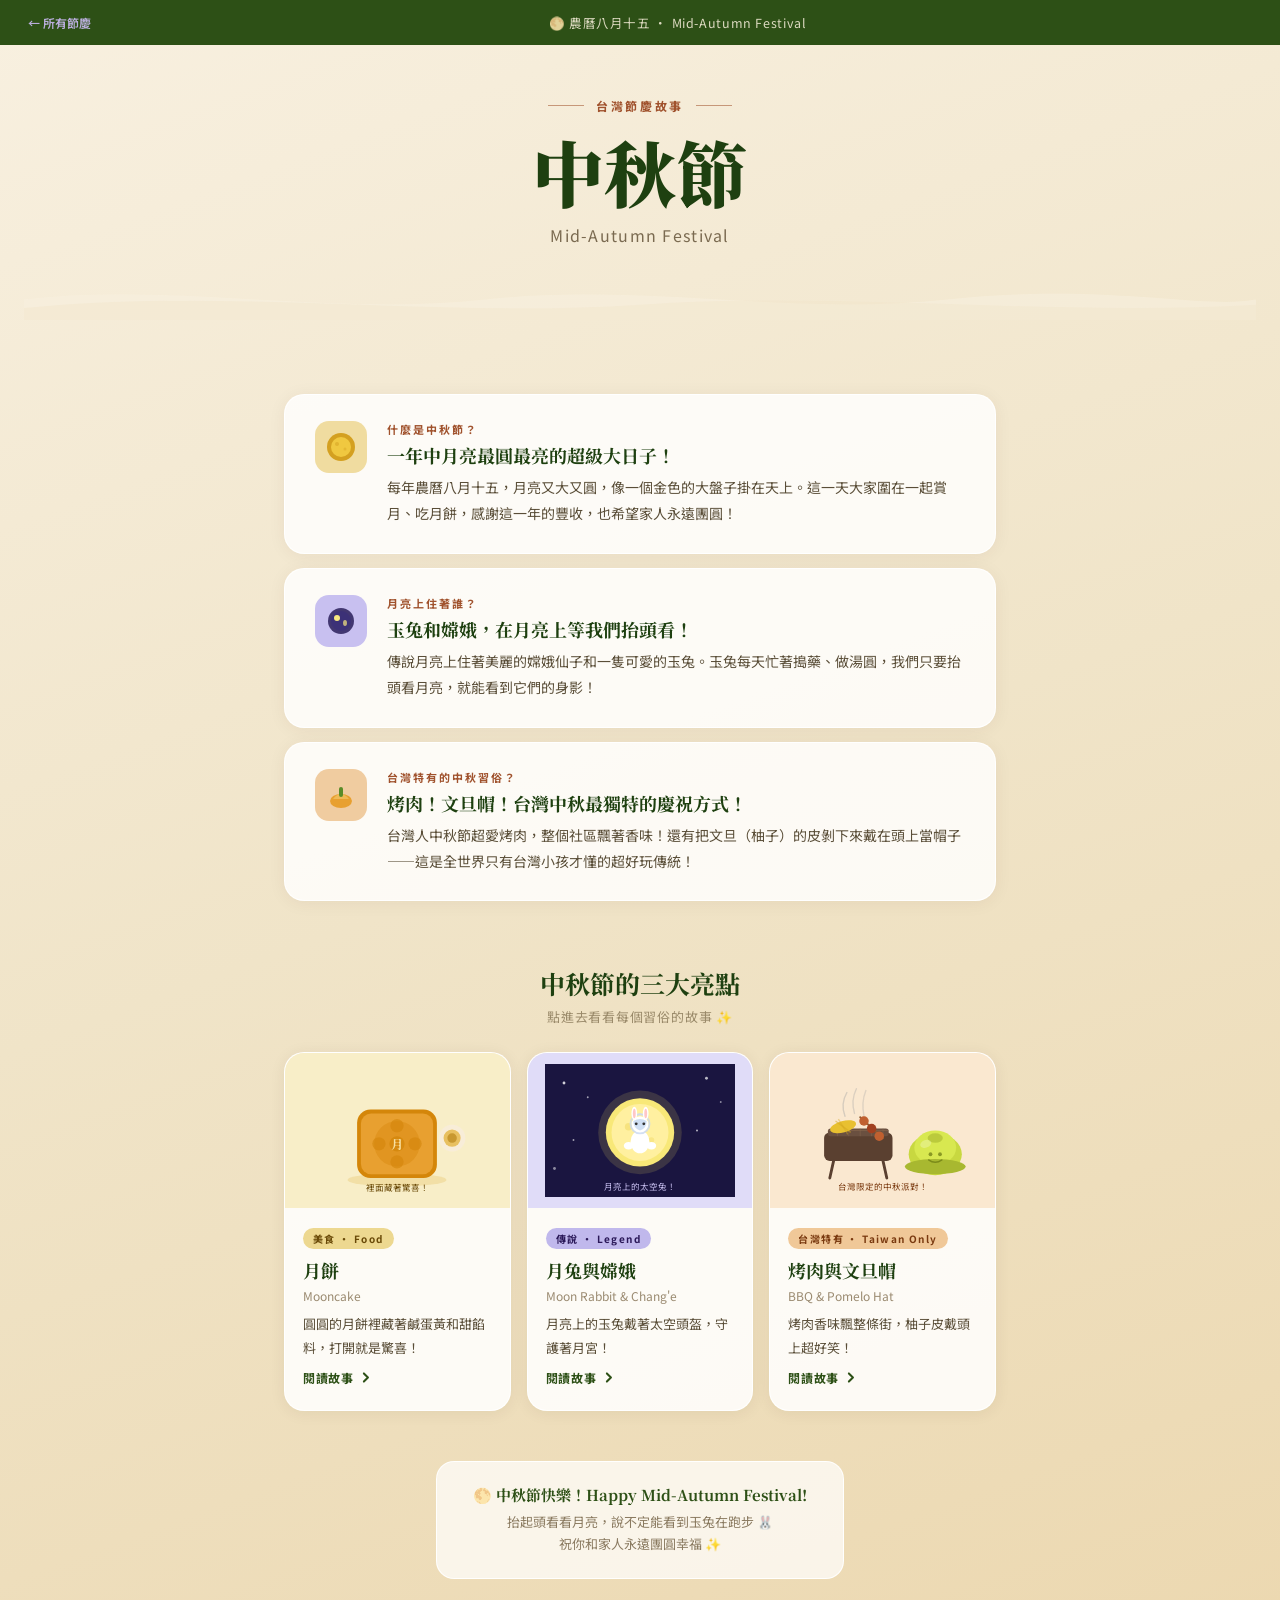
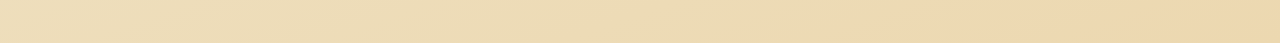
<file: mid-autumn/index.html>
<!DOCTYPE html>
<html lang="zh-TW">
<head>
  <meta charset="UTF-8">
  <meta name="viewport" content="width=device-width, initial-scale=1.0">
  <title>中秋節 · Mid-Autumn Festival</title>
  <link rel="stylesheet" href="style.css">
</head>
<body>

  <div class="top-bar">
    <a href="../index.html" style="color:#C8B8F0;font-size:12px;font-weight:600;text-decoration:none;display:flex;align-items:center;gap:5px;white-space:nowrap;opacity:0.9;">← 所有節慶</a><p style="flex:1;text-align:center;">🌕 農曆八月十五 · Mid-Autumn Festival</p>
  </div>

  <div class="hero">
    <div class="hero-eyebrow">台灣節慶故事</div>
    <div class="hero-title">中秋節</div>
    <div class="hero-en">Mid-Autumn Festival</div>
    <div class="hero-wave">
      <svg viewBox="0 0 1440 48" width="100%" preserveAspectRatio="none" xmlns="http://www.w3.org/2000/svg">
        <path d="M0,24 C180,4 360,44 540,24 C720,4 900,44 1080,24 C1260,4 1380,36 1440,24 L1440,48 L0,48 Z" fill="#F8F0E0" opacity="0.55"/>
        <path d="M0,34 C240,10 480,46 720,30 C960,14 1200,44 1440,30 L1440,48 L0,48 Z" fill="#F0E4C8" opacity="0.4"/>
      </svg>
    </div>
  </div>

  <!-- Intro Cards -->
  <div class="intro-section">
    <div class="intro-card">
      <div class="intro-icon ic-gold">
        <svg width="32" height="32" viewBox="0 0 32 32">
          <circle cx="16" cy="16" r="14" fill="#D4A020"/>
          <circle cx="16" cy="16" r="10" fill="#F0C840"/>
          <circle cx="12" cy="13" r="2" fill="#D4A020" opacity="0.5"/>
          <circle cx="20" cy="18" r="1.5" fill="#D4A020" opacity="0.4"/>
        </svg>
      </div>
      <div>
        <div class="intro-q">什麼是中秋節？</div>
        <h2>一年中月亮最圓最亮的超級大日子！</h2>
        <p>每年農曆八月十五，月亮又大又圓，像一個金色的大盤子掛在天上。這一天大家圍在一起賞月、吃月餅，感謝這一年的豐收，也希望家人永遠團圓！</p>
      </div>
    </div>
    <div class="intro-card">
      <div class="intro-icon ic-indigo">
        <svg width="32" height="32" viewBox="0 0 32 32">
          <circle cx="16" cy="16" r="13" fill="#2A1F5A" opacity="0.85"/>
          <circle cx="16" cy="16" r="10" fill="#3A2F7A" opacity="0.7"/>
          <circle cx="12" cy="13" r="3" fill="#F8E880"/>
          <ellipse cx="20" cy="18" rx="2" ry="3" fill="#F8E880" opacity="0.7"/>
        </svg>
      </div>
      <div>
        <div class="intro-q">月亮上住著誰？</div>
        <h2>玉兔和嫦娥，在月亮上等我們抬頭看！</h2>
        <p>傳說月亮上住著美麗的嫦娥仙子和一隻可愛的玉兔。玉兔每天忙著搗藥、做湯圓，我們只要抬頭看月亮，就能看到它們的身影！</p>
      </div>
    </div>
    <div class="intro-card">
      <div class="intro-icon ic-orange">
        <svg width="32" height="32" viewBox="0 0 32 32">
          <ellipse cx="16" cy="22" rx="11" ry="7" fill="#E8A030"/>
          <path d="M8,20 Q16,10 24,20" fill="#F0C060" opacity="0.8"/>
          <rect x="14" y="8" width="4" height="10" rx="2" fill="#5A8C28"/>
        </svg>
      </div>
      <div>
        <div class="intro-q">台灣特有的中秋習俗？</div>
        <h2>烤肉！文旦帽！台灣中秋最獨特的慶祝方式！</h2>
        <p>台灣人中秋節超愛烤肉，整個社區飄著香味！還有把文旦（柚子）的皮剝下來戴在頭上當帽子——這是全世界只有台灣小孩才懂的超好玩傳統！</p>
      </div>
    </div>
  </div>

  <!-- Activity Section -->
  <div class="section-head">
    <h2>中秋節的三大亮點</h2>
    <p>點進去看看每個習俗的故事 ✨</p>
  </div>

  <div class="activity-grid">

    <!-- 月餅 -->
    <a class="activity-card" href="mooncake.html">
      <div class="card-illus bg-gold">
        <svg viewBox="0 0 200 140" width="190" height="135" xmlns="http://www.w3.org/2000/svg">
          <!-- Shadow -->
          <ellipse cx="100" cy="122" rx="52" ry="7" fill="#D4A020" opacity="0.2"/>
          <!-- Mooncake body -->
          <rect x="58" y="48" width="84" height="72" rx="14" fill="#D4860A"/>
          <rect x="62" y="52" width="76" height="64" rx="11" fill="#E8A030"/>
          <!-- Top pattern - flower -->
          <circle cx="100" cy="84" r="24" fill="#D4860A" opacity="0.4"/>
          <circle cx="100" cy="65" r="7" fill="#D4860A" opacity="0.6"/>
          <circle cx="100" cy="103" r="7" fill="#D4860A" opacity="0.6"/>
          <circle cx="81" cy="84" r="7" fill="#D4860A" opacity="0.6"/>
          <circle cx="119" cy="84" r="7" fill="#D4860A" opacity="0.6"/>
          <circle cx="100" cy="84" r="8" fill="#D4860A" opacity="0.8"/>
          <!-- Chinese character -->
          <text x="100" y="89" text-anchor="middle" font-family="'Noto Serif TC', serif" font-size="13" fill="#F8E0A0" font-weight="700">月</text>
          <!-- Egg yolk peek at side -->
          <circle cx="158" cy="78" r="14" fill="#F8EDD8"/>
          <circle cx="158" cy="78" r="9" fill="#E8C060"/>
          <circle cx="158" cy="78" r="5" fill="#C89830"/>
          <text x="100" y="134" text-anchor="middle" font-family="'Noto Sans TC', sans-serif" font-size="9" fill="#6A4A08">裡面藏著驚喜！</text>
        </svg>
      </div>
      <div class="card-body">
        <span class="card-tag t-gold">美食 · Food</span>
        <h3>月餅</h3>
        <div class="card-en">Mooncake</div>
        <p>圓圓的月餅裡藏著鹹蛋黃和甜餡料，打開就是驚喜！</p>
        <div class="card-cta">閱讀故事 <svg viewBox="0 0 16 16"><polyline points="6,3 11,8 6,13"/></svg></div>
      </div>
    </a>

    <!-- 月兔 -->
    <a class="activity-card" href="rabbit.html">
      <div class="card-illus bg-indigo">
        <svg viewBox="0 0 200 140" width="190" height="135" xmlns="http://www.w3.org/2000/svg">
          <!-- Night sky -->
          <rect x="0" y="0" width="200" height="140" fill="#1A1540" rx="0"/>
          <!-- Stars -->
          <circle cx="20" cy="20" r="1.5" fill="white" opacity="0.8"/>
          <circle cx="45" cy="35" r="1" fill="white" opacity="0.6"/>
          <circle cx="170" cy="15" r="1.5" fill="white" opacity="0.7"/>
          <circle cx="185" cy="40" r="1" fill="white" opacity="0.5"/>
          <circle cx="30" cy="80" r="1" fill="white" opacity="0.6"/>
          <circle cx="160" cy="70" r="1" fill="white" opacity="0.7"/>
          <circle cx="10" cy="110" r="1.5" fill="white" opacity="0.5"/>
          <!-- Moon -->
          <circle cx="100" cy="72" r="44" fill="#F8E060" opacity="0.15"/>
          <circle cx="100" cy="72" r="36" fill="#F8E878"/>
          <circle cx="100" cy="72" r="30" fill="#FFF0A0"/>
          <!-- Moon surface craters -->
          <circle cx="88" cy="66" r="4" fill="#F0D860" opacity="0.5"/>
          <circle cx="112" cy="80" r="3" fill="#F0D860" opacity="0.4"/>
          <!-- Rabbit on moon -->
          <!-- Body -->
          <ellipse cx="100" cy="82" rx="10" ry="12" fill="white"/>
          <!-- Head -->
          <circle cx="100" cy="64" r="9" fill="white"/>
          <!-- Helmet -->
          <circle cx="100" cy="63" r="10" fill="none" stroke="#C8D8F0" stroke-width="2" opacity="0.8"/>
          <path d="M91,55 Q100,50 109,55" stroke="#C8D8F0" stroke-width="1.5" fill="none" opacity="0.7"/>
          <!-- Visor -->
          <path d="M93,60 Q100,56 107,60 Q107,68 100,70 Q93,68 93,60 Z" fill="#A0C0E8" opacity="0.5"/>
          <!-- Ears -->
          <ellipse cx="94" cy="52" rx="3" ry="7" fill="white"/>
          <ellipse cx="106" cy="52" rx="3" ry="7" fill="white"/>
          <ellipse cx="94" cy="52" rx="1.5" ry="5" fill="#FFB0B0" opacity="0.7"/>
          <ellipse cx="106" cy="52" rx="1.5" ry="5" fill="#FFB0B0" opacity="0.7"/>
          <!-- Eyes -->
          <circle cx="96" cy="63" r="1.5" fill="#333"/>
          <circle cx="104" cy="63" r="1.5" fill="#333"/>
          <!-- Paws -->
          <ellipse cx="88" cy="86" rx="5" ry="4" fill="white"/>
          <ellipse cx="112" cy="86" rx="5" ry="4" fill="white"/>
          <text x="100" y="133" text-anchor="middle" font-family="'Noto Sans TC', sans-serif" font-size="9" fill="#C8C0F0">月亮上的太空兔！</text>
        </svg>
      </div>
      <div class="card-body">
        <span class="card-tag t-indigo">傳說 · Legend</span>
        <h3>月兔與嫦娥</h3>
        <div class="card-en">Moon Rabbit & Chang'e</div>
        <p>月亮上的玉兔戴著太空頭盔，守護著月宮！</p>
        <div class="card-cta">閱讀故事 <svg viewBox="0 0 16 16"><polyline points="6,3 11,8 6,13"/></svg></div>
      </div>
    </a>

    <!-- 文旦帽 + 烤肉 -->
    <a class="activity-card" href="pomelo.html">
      <div class="card-illus bg-orange">
        <svg viewBox="0 0 200 140" width="190" height="135" xmlns="http://www.w3.org/2000/svg">
          <!-- Grill smoke -->
          <path d="M60,55 Q55,42 62,30" stroke="#A0A0A0" stroke-width="1.5" fill="none" opacity="0.4" stroke-linecap="round"/>
          <path d="M70,52 Q66,38 72,26" stroke="#A0A0A0" stroke-width="1.5" fill="none" opacity="0.35" stroke-linecap="round"/>
          <path d="M80,55 Q77,40 82,28" stroke="#A0A0A0" stroke-width="1.5" fill="none" opacity="0.3" stroke-linecap="round"/>
          <!-- BBQ grill -->
          <rect x="38" y="72" width="72" height="30" rx="6" fill="#5A4030"/>
          <rect x="42" y="68" width="64" height="8" rx="3" fill="#6A5040"/>
          <!-- Grill grates -->
          <line x1="42" y1="70" x2="106" y2="70" stroke="#8B6A50" stroke-width="1" opacity="0.6"/>
          <line x1="52" y1="68" x2="52" y2="76" stroke="#8B6A50" stroke-width="1" opacity="0.5"/>
          <line x1="64" y1="68" x2="64" y2="76" stroke="#8B6A50" stroke-width="1" opacity="0.5"/>
          <line x1="76" y1="68" x2="76" y2="76" stroke="#8B6A50" stroke-width="1" opacity="0.5"/>
          <line x1="88" y1="68" x2="88" y2="76" stroke="#8B6A50" stroke-width="1" opacity="0.5"/>
          <line x1="100" y1="68" x2="100" y2="76" stroke="#8B6A50" stroke-width="1" opacity="0.5"/>
          <!-- Corn on grill -->
          <ellipse cx="58" cy="66" rx="14" ry="6" fill="#E8C030" transform="rotate(-15 58 66)"/>
          <line x1="50" y1="60" x2="66" y2="72" stroke="#D4A820" stroke-width="1.5" opacity="0.5"/>
          <line x1="53" y1="58" x2="63" y2="74" stroke="#D4A820" stroke-width="1.5" opacity="0.4"/>
          <!-- Meat skewer -->
          <line x1="76" y1="56" x2="100" y2="78" stroke="#8B5A30" stroke-width="2" stroke-linecap="round"/>
          <circle cx="80" cy="60" r="5" fill="#C06030"/>
          <circle cx="88" cy="68" r="5" fill="#A04020"/>
          <circle cx="96" cy="76" r="5" fill="#C06030"/>
          <!-- Grill legs -->
          <line x1="48" y1="102" x2="44" y2="120" stroke="#5A4030" stroke-width="3" stroke-linecap="round"/>
          <line x1="100" y1="102" x2="104" y2="120" stroke="#5A4030" stroke-width="3" stroke-linecap="round"/>
          <!-- Pomelo hat (right side) -->
          <!-- Pomelo fruit shape -->
          <ellipse cx="155" cy="95" rx="28" ry="22" fill="#C8D840"/>
          <ellipse cx="155" cy="88" rx="22" ry="18" fill="#D8E850"/>
          <!-- Hat brim -->
          <ellipse cx="155" cy="108" rx="32" ry="8" fill="#A8B830"/>
          <!-- Hat top dimple -->
          <ellipse cx="155" cy="78" rx="8" ry="5" fill="#A8B830" opacity="0.6"/>
          <!-- Shine -->
          <ellipse cx="145" cy="84" rx="6" ry="4" fill="white" opacity="0.25" transform="rotate(-20 145 84)"/>
          <!-- Face on pomelo hat -->
          <circle cx="150" cy="95" r="2" fill="#6A7810" opacity="0.7"/>
          <circle cx="160" cy="95" r="2" fill="#6A7810" opacity="0.7"/>
          <path d="M148,101 Q155,106 162,101" stroke="#6A7810" stroke-width="1.5" fill="none" stroke-linecap="round" opacity="0.7"/>
          <text x="100" y="133" text-anchor="middle" font-family="'Noto Sans TC', sans-serif" font-size="9" fill="#7A3A10">台灣限定的中秋派對！</text>
        </svg>
      </div>
      <div class="card-body">
        <span class="card-tag t-orange">台灣特有 · Taiwan Only</span>
        <h3>烤肉與文旦帽</h3>
        <div class="card-en">BBQ & Pomelo Hat</div>
        <p>烤肉香味飄整條街，柚子皮戴頭上超好笑！</p>
        <div class="card-cta">閱讀故事 <svg viewBox="0 0 16 16"><polyline points="6,3 11,8 6,13"/></svg></div>
      </div>
    </a>

  </div>

  <div class="footer-note">
    <div class="footer-note-inner">
      <p>🌕 中秋節快樂！Happy Mid-Autumn Festival!</p>
      <p>抬起頭看看月亮，說不定能看到玉兔在跑步 🐰<br>祝你和家人永遠團圓幸福 ✨</p>
    </div>
  </div>

</body>
</html>
</file>
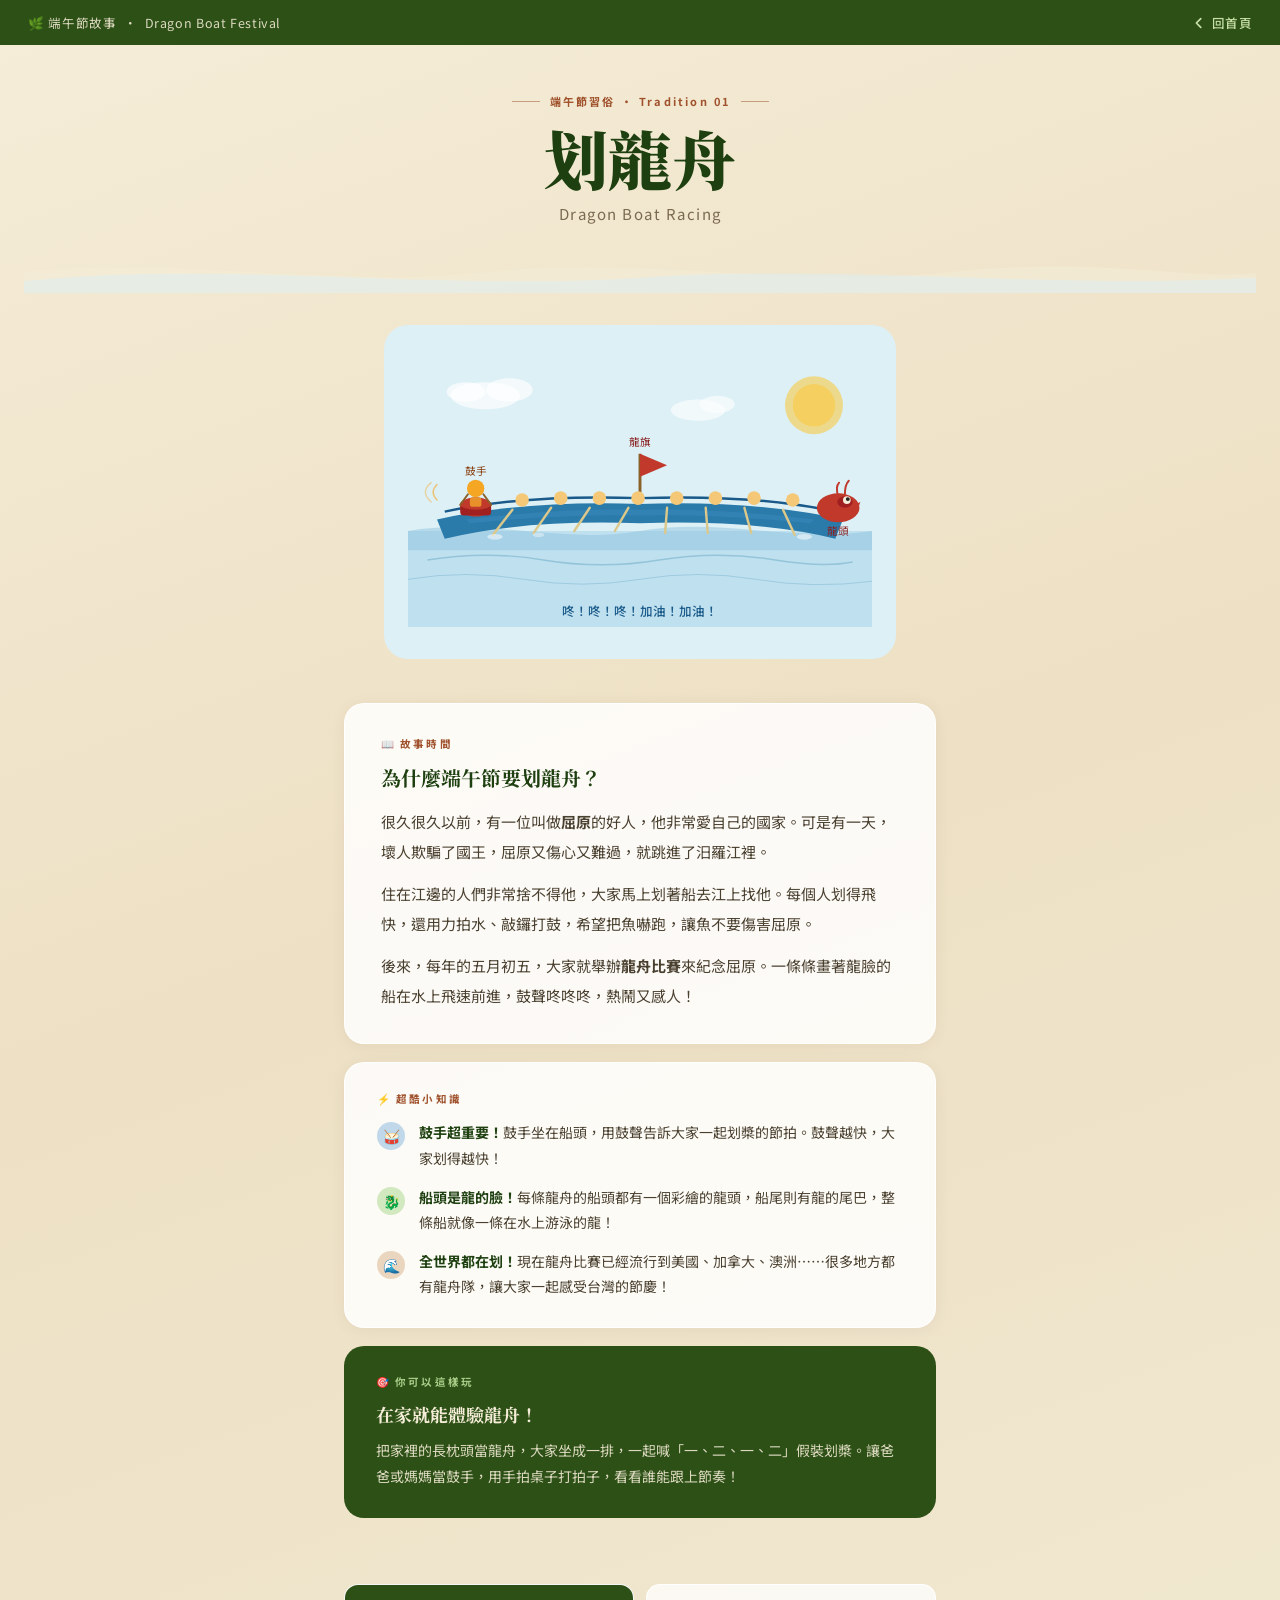
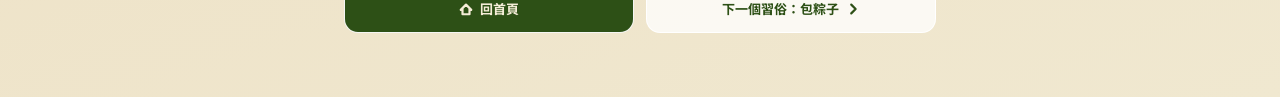
<file: dragon-boat.html>
<!DOCTYPE html>
<html lang="zh-TW">
<head>
  <meta charset="UTF-8">
  <meta name="viewport" content="width=device-width, initial-scale=1.0">
  <title>划龍舟 · 端午節故事</title>
  <link rel="stylesheet" href="style.css">
</head>
<body>

  <div class="top-bar">
    <p>🌿 端午節故事 &nbsp;·&nbsp; Dragon Boat Festival</p>
    <a class="back-btn" href="index.html">
      <svg viewBox="0 0 16 16"><polyline points="10,3 5,8 10,13"/></svg>
      回首頁
    </a>
  </div>

  <div class="detail-hero">
    <div class="page-tag">端午節習俗 · Tradition 01</div>
    <h1>划龍舟</h1>
    <div class="en-title">Dragon Boat Racing</div>
    <div class="hero-wave">
      <svg viewBox="0 0 1440 48" width="100%" preserveAspectRatio="none" xmlns="http://www.w3.org/2000/svg">
        <path d="M0,24 C180,4 360,44 540,24 C720,4 900,44 1080,24 C1260,4 1380,36 1440,24 L1440,48 L0,48 Z" fill="#F5EDD8" opacity="0.55"/>
        <path d="M0,34 C240,10 480,46 720,30 C960,14 1200,44 1440,30 L1440,48 L0,48 Z" fill="#DCF0F6" opacity="0.5"/>
      </svg>
    </div>
  </div>

  <!-- Big illustration -->
  <div class="illus-wrap">
    <div class="illus-box" style="background: #DCF0F6;">
      <svg viewBox="0 0 480 280" width="100%" xmlns="http://www.w3.org/2000/svg">
        <!-- Sky / water BG -->
        <rect x="0" y="0" width="480" height="280" fill="#DCF0F6"/>
        <!-- Sun -->
        <circle cx="420" cy="50" r="30" fill="#F5D060" opacity="0.7"/>
        <circle cx="420" cy="50" r="22" fill="#F5D060"/>
        <!-- Clouds -->
        <ellipse cx="80" cy="40" rx="36" ry="14" fill="white" opacity="0.7"/>
        <ellipse cx="105" cy="34" rx="24" ry="12" fill="white" opacity="0.7"/>
        <ellipse cx="60" cy="36" rx="20" ry="10" fill="white" opacity="0.7"/>
        <ellipse cx="300" cy="55" rx="28" ry="11" fill="white" opacity="0.6"/>
        <ellipse cx="320" cy="49" rx="18" ry="9" fill="white" opacity="0.6"/>
        <!-- Water -->
        <rect x="0" y="180" width="480" height="100" fill="#A8D4E8" opacity="0.55"/>
        <path d="M0,180 C80,166 160,194 240,180 C320,166 400,192 480,180 L480,200 L0,200 Z" fill="#88BEDC" opacity="0.45"/>
        <!-- Water ripples -->
        <path d="M20,210 Q80,200 140,210 Q200,220 260,210 Q320,200 380,210 Q430,218 460,212" stroke="#6AAAC8" stroke-width="1.5" fill="none" opacity="0.5"/>
        <path d="M0,230 Q60,220 120,230 Q180,240 240,230 Q300,220 360,230 Q420,240 480,232" stroke="#6AAAC8" stroke-width="1" fill="none" opacity="0.4"/>
        <!-- Boat body -->
        <path d="M30,168 Q120,148 240,152 Q360,148 450,168 L442,188 Q360,168 240,172 Q120,168 38,188 Z" fill="#2A7AAA"/>
        <path d="M38,160 Q120,142 240,146 Q360,142 442,160" stroke="#1A5A8A" stroke-width="2.5" fill="none"/>
        <!-- Boat interior stripe -->
        <path d="M60,168 Q160,156 240,158 Q320,156 420,168 L416,172 Q316,162 240,164 Q164,162 64,172 Z" fill="#3A8ABE" opacity="0.5"/>
        <!-- Dragon head -->
        <ellipse cx="445" cy="156" rx="22" ry="15" fill="#C0392B"/>
        <ellipse cx="452" cy="150" rx="8" ry="6" fill="#A02020"/>
        <circle cx="454" cy="148" r="4" fill="#F5EDD8"/>
        <circle cx="455" cy="147" r="2" fill="#222"/>
        <path d="M458,155 L468,150 L465,158 Z" fill="#C0392B"/>
        <!-- Horns -->
        <path d="M445,144 Q442,134 446,130" stroke="#C0392B" stroke-width="2" fill="none" stroke-linecap="round"/>
        <path d="M452,142 Q452,132 456,128" stroke="#C0392B" stroke-width="2" fill="none" stroke-linecap="round"/>
        <!-- Flag / mast -->
        <line x1="240" y1="100" x2="240" y2="152" stroke="#8B6028" stroke-width="3"/>
        <path d="M240,100 L268,112 L240,124 Z" fill="#C0392B"/>
        <!-- Drum on boat -->
        <ellipse cx="70" cy="155" rx="16" ry="10" fill="#C0392B"/>
        <rect x="54" y="152" width="32" height="12" rx="4" fill="#A02020"/>
        <ellipse cx="70" cy="152" rx="16" ry="6" fill="#C0392B"/>
        <!-- Drummer person -->
        <circle cx="70" cy="136" r="9" fill="#F5A623"/>
        <rect x="64" y="145" width="12" height="10" rx="3" fill="#E8902A"/>
        <!-- Drum sticks -->
        <line x1="62" y1="142" x2="54" y2="153" stroke="#8B6028" stroke-width="2" stroke-linecap="round"/>
        <line x1="78" y1="142" x2="86" y2="153" stroke="#8B6028" stroke-width="2" stroke-linecap="round"/>
        <!-- Rowers (simplified people silhouettes) -->
        <g fill="#F5C878">
          <circle cx="118" cy="148" r="7"/>
          <circle cx="158" cy="146" r="7"/>
          <circle cx="198" cy="146" r="7"/>
          <circle cx="238" cy="146" r="7"/>
          <circle cx="278" cy="146" r="7"/>
          <circle cx="318" cy="146" r="7"/>
          <circle cx="358" cy="146" r="7"/>
          <circle cx="398" cy="148" r="7"/>
        </g>
        <!-- Paddles -->
        <g stroke="#DCC88A" stroke-width="2.5" stroke-linecap="round">
          <line x1="108" y1="158" x2="88" y2="184"/>
          <line x1="148" y1="156" x2="130" y2="182"/>
          <line x1="188" y1="156" x2="172" y2="180"/>
          <line x1="228" y1="156" x2="214" y2="180"/>
          <line x1="268" y1="156" x2="266" y2="182"/>
          <line x1="308" y1="156" x2="310" y2="182"/>
          <line x1="348" y1="156" x2="355" y2="182"/>
          <line x1="388" y1="158" x2="400" y2="184"/>
        </g>
        <!-- Splash effects -->
        <ellipse cx="90" cy="186" rx="8" ry="3" fill="white" opacity="0.5"/>
        <ellipse cx="135" cy="184" rx="6" ry="2.5" fill="white" opacity="0.4"/>
        <ellipse cx="410" cy="186" rx="8" ry="3" fill="white" opacity="0.5"/>
        <!-- Sound waves from drum -->
        <path d="M30,148 Q22,140 30,132" stroke="#F5A623" stroke-width="1.5" fill="none" opacity="0.6" stroke-linecap="round"/>
        <path d="M24,150 Q12,140 24,130" stroke="#F5A623" stroke-width="1.5" fill="none" opacity="0.4" stroke-linecap="round"/>
        <!-- Labels -->
        <text x="70" y="122" text-anchor="middle" font-family="'Noto Sans TC', sans-serif" font-size="11" fill="#8B4010">鼓手</text>
        <text x="240" y="92" text-anchor="middle" font-family="'Noto Sans TC', sans-serif" font-size="11" fill="#8B2020">龍旗</text>
        <text x="445" y="184" text-anchor="middle" font-family="'Noto Sans TC', sans-serif" font-size="11" fill="#8B2020">龍頭</text>
        <text x="240" y="268" text-anchor="middle" font-family="'Noto Sans TC', sans-serif" font-size="13" fill="#1A5A8A" font-weight="500">咚！咚！咚！加油！加油！</text>
      </svg>
    </div>
  </div>

  <!-- Story -->
  <div class="story-section">

    <div class="story-card">
      <div class="story-label">📖 故事時間</div>
      <h2>為什麼端午節要划龍舟？</h2>
      <p>很久很久以前，有一位叫做<strong>屈原</strong>的好人，他非常愛自己的國家。可是有一天，壞人欺騙了國王，屈原又傷心又難過，就跳進了汨羅江裡。</p>
      <p>住在江邊的人們非常捨不得他，大家馬上划著船去江上找他。每個人划得飛快，還用力拍水、敲鑼打鼓，希望把魚嚇跑，讓魚不要傷害屈原。</p>
      <p>後來，每年的五月初五，大家就舉辦<strong>龍舟比賽</strong>來紀念屈原。一條條畫著龍臉的船在水上飛速前進，鼓聲咚咚咚，熱鬧又感人！</p>
    </div>

    <div class="fun-facts">
      <div class="story-label">⚡ 超酷小知識</div>
      <div class="fact-item">
        <div class="fact-dot dot-blue">🥁</div>
        <p><strong>鼓手超重要！</strong>鼓手坐在船頭，用鼓聲告訴大家一起划槳的節拍。鼓聲越快，大家划得越快！</p>
      </div>
      <div class="fact-item">
        <div class="fact-dot dot-green">🐉</div>
        <p><strong>船頭是龍的臉！</strong>每條龍舟的船頭都有一個彩繪的龍頭，船尾則有龍的尾巴，整條船就像一條在水上游泳的龍！</p>
      </div>
      <div class="fact-item">
        <div class="fact-dot dot-peach">🌊</div>
        <p><strong>全世界都在划！</strong>現在龍舟比賽已經流行到美國、加拿大、澳洲……很多地方都有龍舟隊，讓大家一起感受台灣的節慶！</p>
      </div>
    </div>

    <div class="try-card">
      <div class="story-label">🎯 你可以這樣玩</div>
      <h2>在家就能體驗龍舟！</h2>
      <p>把家裡的長枕頭當龍舟，大家坐成一排，一起喊「一、二、一、二」假裝划槳。讓爸爸或媽媽當鼓手，用手拍桌子打拍子，看看誰能跟上節奏！</p>
    </div>

  </div>

  <!-- Page nav -->
  <div class="page-nav">
    <a href="index.html" class="home-btn">
      <svg viewBox="0 0 16 16"><path d="M2,9 L8,3 L14,9 M4,7.5 L4,14 L12,14 L12,7.5"/></svg>
      回首頁
    </a>
    <a href="zongzi.html">
      下一個習俗：包粽子
      <svg viewBox="0 0 16 16"><polyline points="6,3 11,8 6,13"/></svg>
    </a>
  </div>

</body>
</html>
</file>
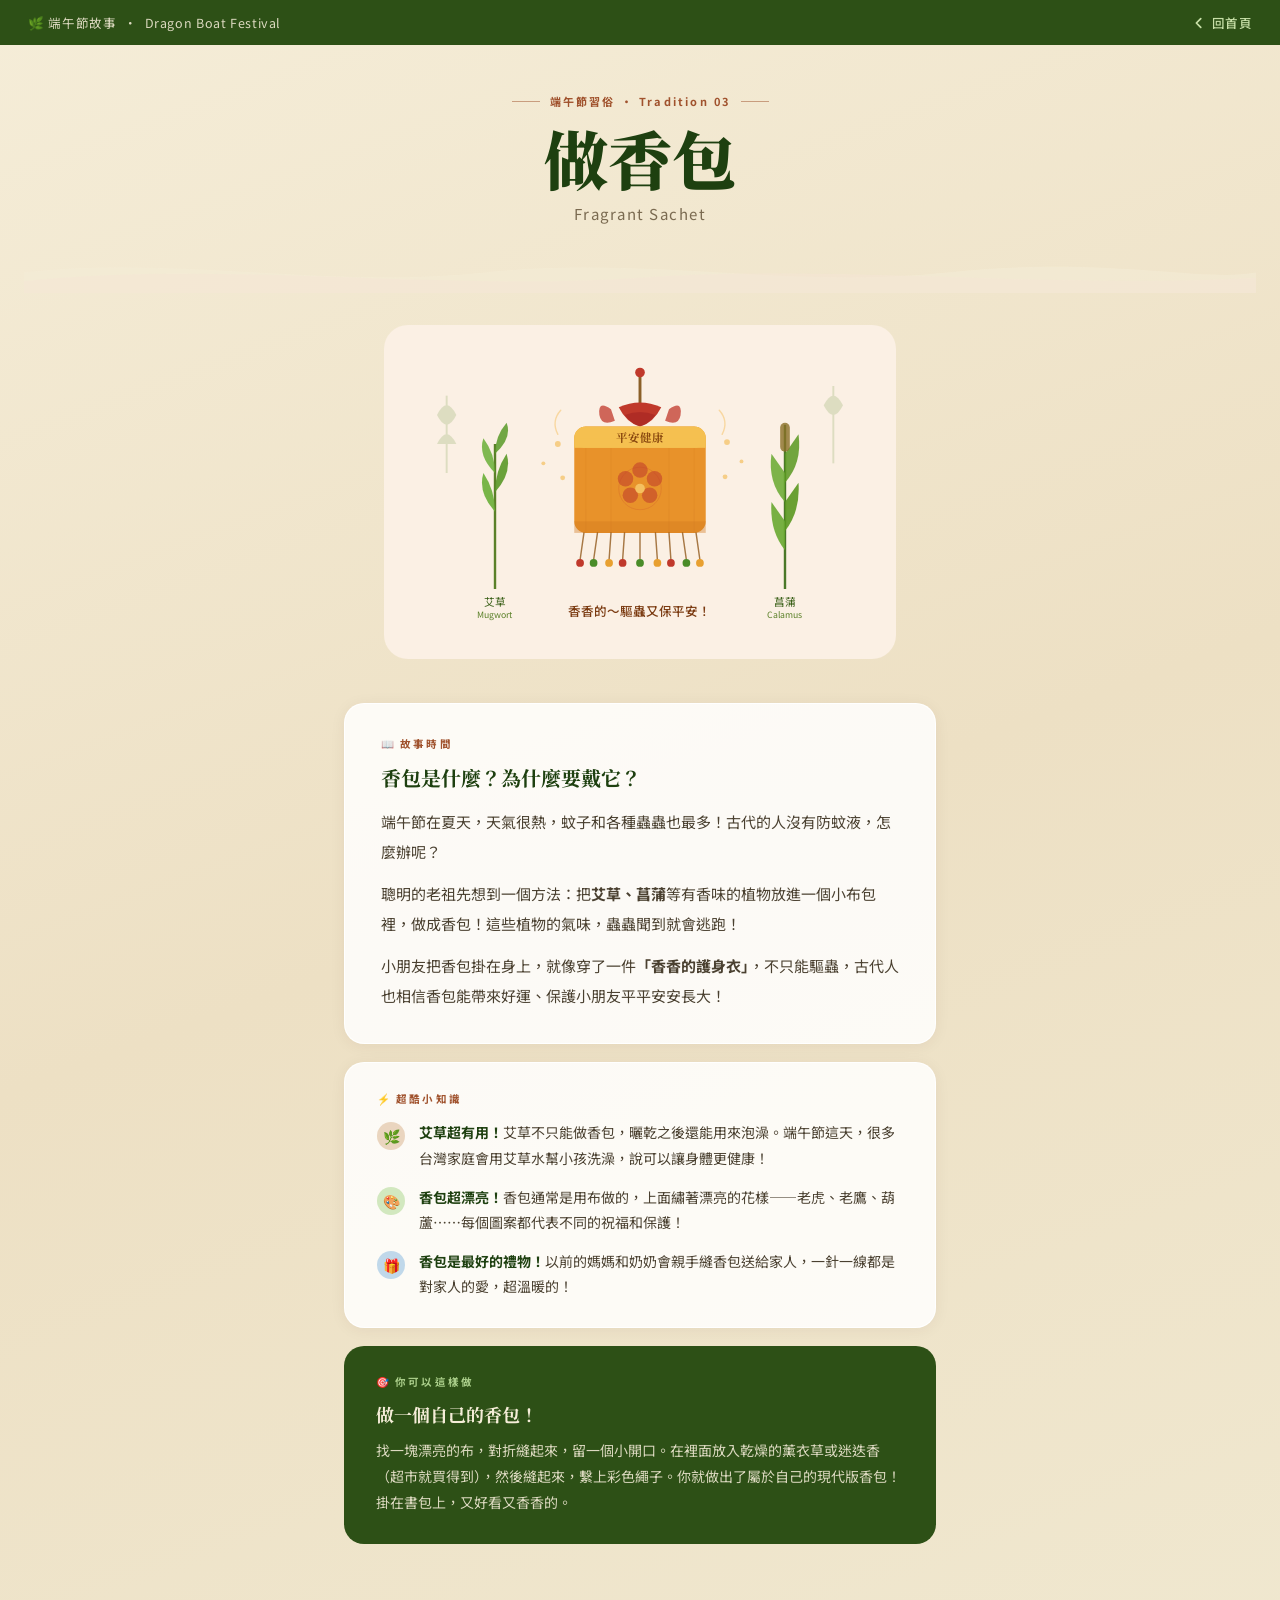
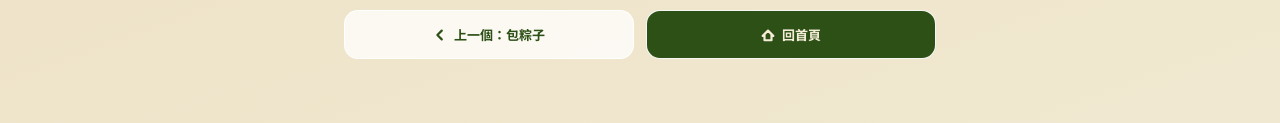
<file: sachet.html>
<!DOCTYPE html>
<html lang="zh-TW">
<head>
  <meta charset="UTF-8">
  <meta name="viewport" content="width=device-width, initial-scale=1.0">
  <title>做香包 · 端午節故事</title>
  <link rel="stylesheet" href="style.css">
</head>
<body>

  <div class="top-bar">
    <p>🌿 端午節故事 &nbsp;·&nbsp; Dragon Boat Festival</p>
    <a class="back-btn" href="index.html">
      <svg viewBox="0 0 16 16"><polyline points="10,3 5,8 10,13"/></svg>
      回首頁
    </a>
  </div>

  <div class="detail-hero">
    <div class="page-tag">端午節習俗 · Tradition 03</div>
    <h1>做香包</h1>
    <div class="en-title">Fragrant Sachet</div>
    <div class="hero-wave">
      <svg viewBox="0 0 1440 48" width="100%" preserveAspectRatio="none" xmlns="http://www.w3.org/2000/svg">
        <path d="M0,24 C180,4 360,44 540,24 C720,4 900,44 1080,24 C1260,4 1380,36 1440,24 L1440,48 L0,48 Z" fill="#F5EDD8" opacity="0.55"/>
        <path d="M0,34 C240,10 480,46 720,30 C960,14 1200,44 1440,30 L1440,48 L0,48 Z" fill="#F5E6D6" opacity="0.5"/>
      </svg>
    </div>
  </div>

  <!-- Big illustration -->
  <div class="illus-wrap">
    <div class="illus-box" style="background: #FBF0E4;">
      <svg viewBox="0 0 480 280" width="100%" xmlns="http://www.w3.org/2000/svg">
        <rect x="0" y="0" width="480" height="280" fill="#FBF0E4"/>

        <!-- Decorative herb sprigs in background -->
        <g opacity="0.18">
          <path d="M30,60 Q40,40 50,60 Q40,80 30,60 Z" fill="#5A8C28"/>
          <line x1="40" y1="40" x2="40" y2="120" stroke="#5A8C28" stroke-width="2"/>
          <path d="M30,90 Q40,70 50,90" fill="#5A8C28"/>
          <path d="M430,50 Q440,30 450,50 Q440,70 430,50 Z" fill="#5A8C28"/>
          <line x1="440" y1="30" x2="440" y2="110" stroke="#5A8C28" stroke-width="2"/>
        </g>

        <!-- Main sachet (large, centre) -->
        <!-- Hanging cord -->
        <line x1="240" y1="18" x2="240" y2="52" stroke="#8B6028" stroke-width="3"/>
        <circle cx="240" cy="16" r="5" fill="#C0392B"/>
        <!-- Top knot decoration -->
        <path d="M218,52 Q240,42 262,52 Q254,68 240,72 Q226,68 218,52 Z" fill="#C0392B"/>
        <path d="M224,60 Q240,54 256,60 Q248,70 240,72 Q232,70 224,60 Z" fill="#A02020" opacity="0.5"/>
        <!-- Side bow loops -->
        <path d="M210,54 Q196,44 198,60 Q200,72 214,66 Z" fill="#C0392B" opacity="0.75"/>
        <path d="M270,54 Q284,44 282,60 Q280,72 266,66 Z" fill="#C0392B" opacity="0.75"/>

        <!-- Sachet body -->
        <rect x="172" y="72" width="136" height="110" rx="12" fill="#E8922A"/>
        <!-- Fabric texture lines -->
        <line x1="184" y1="72" x2="184" y2="182" stroke="#D07820" stroke-width="0.8" opacity="0.3"/>
        <line x1="210" y1="72" x2="210" y2="182" stroke="#D07820" stroke-width="0.8" opacity="0.3"/>
        <line x1="270" y1="72" x2="270" y2="182" stroke="#D07820" stroke-width="0.8" opacity="0.3"/>
        <line x1="296" y1="72" x2="296" y2="182" stroke="#D07820" stroke-width="0.8" opacity="0.3"/>

        <!-- Top banner stripe -->
        <rect x="172" y="72" width="136" height="22" rx="12" fill="#F5C050"/>
        <rect x="172" y="84" width="136" height="10" fill="#F5C050"/>
        <!-- Text on banner -->
        <text x="240" y="88" text-anchor="middle" font-family="'Noto Serif TC', serif" font-size="12" fill="#8B4A10" font-weight="700">平安健康</text>

        <!-- Embroidered pattern: plum blossom -->
        <circle cx="240" cy="136" r="22" fill="none" stroke="#C0392B" stroke-width="1" opacity="0.2"/>
        <circle cx="240" cy="117" r="8" fill="#C0392B" opacity="0.55"/>
        <circle cx="255" cy="126" r="8" fill="#C0392B" opacity="0.55"/>
        <circle cx="250" cy="143" r="8" fill="#C0392B" opacity="0.55"/>
        <circle cx="230" cy="143" r="8" fill="#C0392B" opacity="0.55"/>
        <circle cx="225" cy="126" r="8" fill="#C0392B" opacity="0.55"/>
        <circle cx="240" cy="136" r="5" fill="#F5C060"/>

        <!-- Bottom fringe -->
        <rect x="172" y="170" width="136" height="12" rx="0" fill="#D07820" opacity="0.4"/>
        <!-- Fringe strings -->
        <g stroke="#8B5010" stroke-width="1.5" stroke-linecap="round" opacity="0.75">
          <line x1="182" y1="182" x2="178" y2="210"/>
          <line x1="196" y1="182" x2="192" y2="210"/>
          <line x1="210" y1="182" x2="208" y2="210"/>
          <line x1="224" y1="182" x2="222" y2="210"/>
          <line x1="240" y1="182" x2="240" y2="210"/>
          <line x1="256" y1="182" x2="258" y2="210"/>
          <line x1="270" y1="182" x2="272" y2="210"/>
          <line x1="284" y1="182" x2="288" y2="210"/>
          <line x1="298" y1="182" x2="302" y2="210"/>
        </g>
        <!-- Fringe tassels -->
        <g>
          <circle cx="178" cy="213" r="4" fill="#C0392B"/>
          <circle cx="192" cy="213" r="4" fill="#4A8C28"/>
          <circle cx="208" cy="213" r="4" fill="#E8A030"/>
          <circle cx="222" cy="213" r="4" fill="#C0392B"/>
          <circle cx="240" cy="213" r="4" fill="#4A8C28"/>
          <circle cx="258" cy="213" r="4" fill="#E8A030"/>
          <circle cx="272" cy="213" r="4" fill="#C0392B"/>
          <circle cx="288" cy="213" r="4" fill="#4A8C28"/>
          <circle cx="302" cy="213" r="4" fill="#E8A030"/>
        </g>

        <!-- Left: herbs illustration -->
        <!-- Mugwort (艾草) -->
        <line x1="90" y1="240" x2="90" y2="90" stroke="#5A8028" stroke-width="2.5"/>
        <path d="M90,160 Q72,140 78,120 Q90,138 90,160 Z" fill="#6AB038" opacity="0.9"/>
        <path d="M90,140 Q108,120 102,100 Q90,118 90,140 Z" fill="#5A9A28" opacity="0.9"/>
        <path d="M90,120 Q72,102 78,84 Q90,100 90,120 Z" fill="#6AB038" opacity="0.85"/>
        <path d="M90,100 Q108,84 102,68 Q90,82 90,100 Z" fill="#5A9A28" opacity="0.85"/>
        <text x="90" y="258" text-anchor="middle" font-family="'Noto Sans TC', sans-serif" font-size="11" fill="#3A6018">艾草</text>
        <text x="90" y="270" text-anchor="middle" font-family="'Noto Sans TC', sans-serif" font-size="9" fill="#5A8028">Mugwort</text>

        <!-- Right: calamus (菖蒲) -->
        <line x1="390" y1="240" x2="390" y2="70" stroke="#4A7828" stroke-width="2.5"/>
        <path d="M390,200 Q374,180 376,150 L390,170 Z" fill="#68A830" opacity="0.9"/>
        <path d="M390,180 Q406,160 404,130 L390,150 Z" fill="#5A9820" opacity="0.9"/>
        <path d="M390,150 Q372,130 376,100 L390,120 Z" fill="#68A830" opacity="0.85"/>
        <path d="M390,130 Q408,110 404,80 L390,100 Z" fill="#5A9820" opacity="0.85"/>
        <!-- Flower spike -->
        <rect x="385" y="68" width="10" height="30" rx="5" fill="#8B7028" opacity="0.8"/>
        <text x="390" y="258" text-anchor="middle" font-family="'Noto Sans TC', sans-serif" font-size="11" fill="#3A6018">菖蒲</text>
        <text x="390" y="270" text-anchor="middle" font-family="'Noto Sans TC', sans-serif" font-size="9" fill="#5A8028">Calamus</text>

        <!-- Fragrance sparkles -->
        <g fill="#F5C060" opacity="0.7">
          <circle cx="155" cy="90" r="3"/>
          <circle cx="140" cy="110" r="2"/>
          <circle cx="160" cy="125" r="2.5"/>
          <circle cx="330" cy="88" r="3"/>
          <circle cx="345" cy="108" r="2"/>
          <circle cx="328" cy="124" r="2.5"/>
        </g>
        <!-- Fragrance arcs -->
        <path d="M155,80 Q148,66 158,55" stroke="#F5C060" stroke-width="1.5" fill="none" stroke-linecap="round" opacity="0.5"/>
        <path d="M325,80 Q332,66 322,55" stroke="#F5C060" stroke-width="1.5" fill="none" stroke-linecap="round" opacity="0.5"/>

        <text x="240" y="268" text-anchor="middle" font-family="'Noto Sans TC', sans-serif" font-size="13" fill="#7A3A10" font-weight="500">香香的～驅蟲又保平安！</text>
      </svg>
    </div>
  </div>

  <!-- Story -->
  <div class="story-section">

    <div class="story-card">
      <div class="story-label">📖 故事時間</div>
      <h2>香包是什麼？為什麼要戴它？</h2>
      <p>端午節在夏天，天氣很熱，蚊子和各種蟲蟲也最多！古代的人沒有防蚊液，怎麼辦呢？</p>
      <p>聰明的老祖先想到一個方法：把<strong>艾草、菖蒲</strong>等有香味的植物放進一個小布包裡，做成香包！這些植物的氣味，蟲蟲聞到就會逃跑！</p>
      <p>小朋友把香包掛在身上，就像穿了一件<strong>「香香的護身衣」</strong>，不只能驅蟲，古代人也相信香包能帶來好運、保護小朋友平平安安長大！</p>
    </div>

    <div class="fun-facts">
      <div class="story-label">⚡ 超酷小知識</div>
      <div class="fact-item">
        <div class="fact-dot dot-peach">🌿</div>
        <p><strong>艾草超有用！</strong>艾草不只能做香包，曬乾之後還能用來泡澡。端午節這天，很多台灣家庭會用艾草水幫小孩洗澡，說可以讓身體更健康！</p>
      </div>
      <div class="fact-item">
        <div class="fact-dot dot-green">🎨</div>
        <p><strong>香包超漂亮！</strong>香包通常是用布做的，上面繡著漂亮的花樣——老虎、老鷹、葫蘆……每個圖案都代表不同的祝福和保護！</p>
      </div>
      <div class="fact-item">
        <div class="fact-dot dot-blue">🎁</div>
        <p><strong>香包是最好的禮物！</strong>以前的媽媽和奶奶會親手縫香包送給家人，一針一線都是對家人的愛，超溫暖的！</p>
      </div>
    </div>

    <div class="try-card">
      <div class="story-label">🎯 你可以這樣做</div>
      <h2>做一個自己的香包！</h2>
      <p>找一塊漂亮的布，對折縫起來，留一個小開口。在裡面放入乾燥的薰衣草或迷迭香（超市就買得到），然後縫起來，繫上彩色繩子。你就做出了屬於自己的現代版香包！掛在書包上，又好看又香香的。</p>
    </div>

  </div>

  <div class="page-nav">
    <a href="zongzi.html">
      <svg viewBox="0 0 16 16"><polyline points="10,3 5,8 10,13"/></svg>
      上一個：包粽子
    </a>
    <a href="index.html" class="home-btn">
      <svg viewBox="0 0 16 16"><path d="M2,9 L8,3 L14,9 M4,7.5 L4,14 L12,14 L12,7.5"/></svg>
      回首頁
    </a>
  </div>

</body>
</html>
</file>
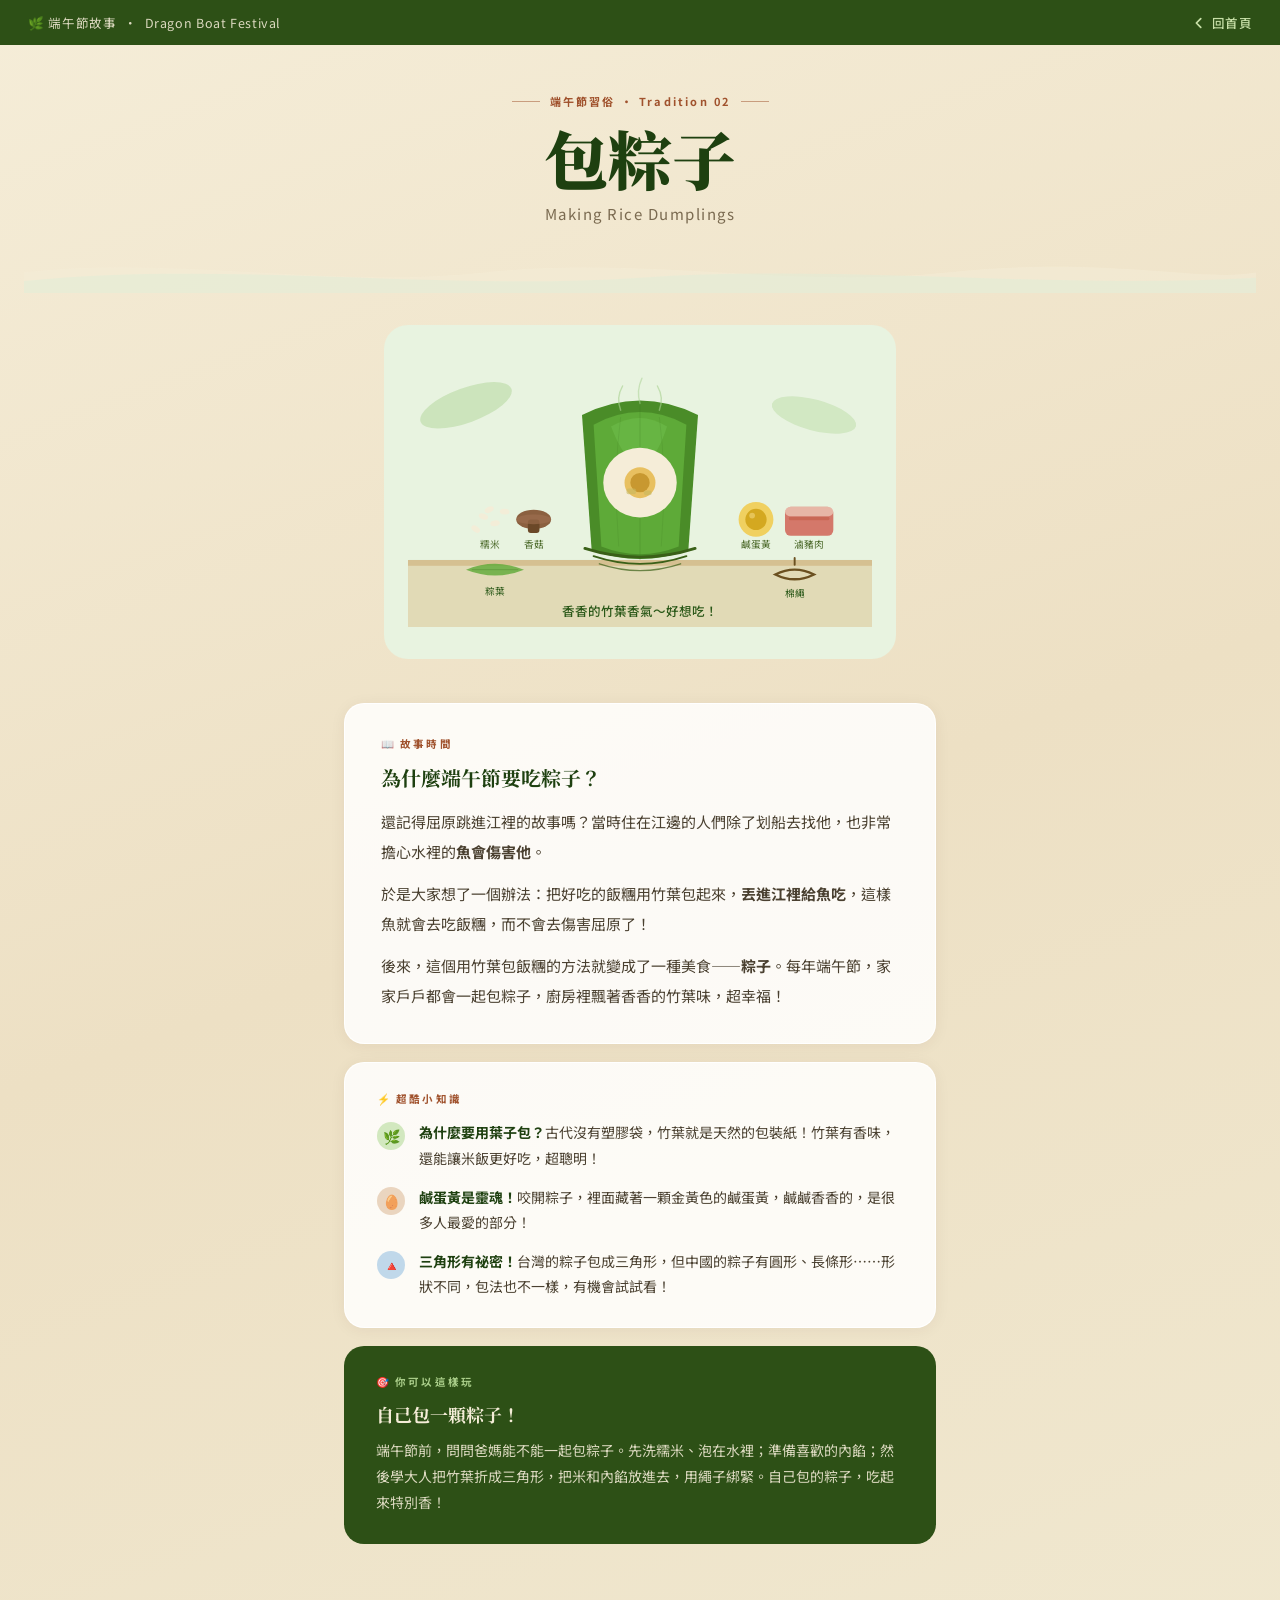
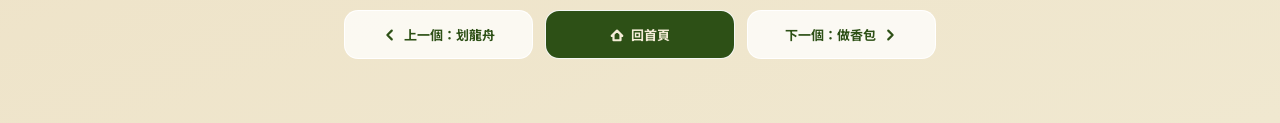
<file: zongzi.html>
<!DOCTYPE html>
<html lang="zh-TW">
<head>
  <meta charset="UTF-8">
  <meta name="viewport" content="width=device-width, initial-scale=1.0">
  <title>包粽子 · 端午節故事</title>
  <link rel="stylesheet" href="style.css">
</head>
<body>

  <div class="top-bar">
    <p>🌿 端午節故事 &nbsp;·&nbsp; Dragon Boat Festival</p>
    <a class="back-btn" href="index.html">
      <svg viewBox="0 0 16 16"><polyline points="10,3 5,8 10,13"/></svg>
      回首頁
    </a>
  </div>

  <div class="detail-hero">
    <div class="page-tag">端午節習俗 · Tradition 02</div>
    <h1>包粽子</h1>
    <div class="en-title">Making Rice Dumplings</div>
    <div class="hero-wave">
      <svg viewBox="0 0 1440 48" width="100%" preserveAspectRatio="none" xmlns="http://www.w3.org/2000/svg">
        <path d="M0,24 C180,4 360,44 540,24 C720,4 900,44 1080,24 C1260,4 1380,36 1440,24 L1440,48 L0,48 Z" fill="#F5EDD8" opacity="0.55"/>
        <path d="M0,34 C240,10 480,46 720,30 C960,14 1200,44 1440,30 L1440,48 L0,48 Z" fill="#E0EDD8" opacity="0.5"/>
      </svg>
    </div>
  </div>

  <!-- Big illustration -->
  <div class="illus-wrap">
    <div class="illus-box" style="background: #E8F3E0;">
      <svg viewBox="0 0 480 280" width="100%" xmlns="http://www.w3.org/2000/svg">
        <rect x="0" y="0" width="480" height="280" fill="#E8F3E0"/>

        <!-- Wooden table surface -->
        <rect x="0" y="210" width="480" height="70" rx="0" fill="#D4A868" opacity="0.35"/>
        <rect x="0" y="210" width="480" height="6" fill="#C4985A" opacity="0.4"/>

        <!-- Bamboo leaves (background) -->
        <ellipse cx="60" cy="50" rx="50" ry="18" fill="#78B850" opacity="0.25" transform="rotate(-20 60 50)"/>
        <ellipse cx="420" cy="60" rx="45" ry="16" fill="#78B850" opacity="0.2" transform="rotate(15 420 60)"/>

        <!-- BIG finished zongzi (centre) -->
        <!-- leaf wrap -->
        <path d="M180,60 Q240,30 300,60 L290,200 Q240,218 190,200 Z" fill="#4A8C28"/>
        <path d="M192,70 Q240,44 288,70 L280,196 Q240,212 200,196 Z" fill="#5EAA38"/>
        <!-- leaf highlight -->
        <path d="M210,72 Q240,54 268,72 Q258,104 240,116 Q222,104 210,72 Z" fill="#7AC858" opacity="0.35"/>
        <!-- leaf vein lines -->
        <path d="M240,50 L240,210" stroke="#3A7020" stroke-width="0.8" fill="none" opacity="0.3"/>
        <path d="M220,62 Q212,120 218,196" stroke="#3A7020" stroke-width="0.6" fill="none" opacity="0.25"/>
        <path d="M260,62 Q268,120 262,196" stroke="#3A7020" stroke-width="0.6" fill="none" opacity="0.25"/>
        <!-- rice peek -->
        <ellipse cx="240" cy="130" rx="38" ry="36" fill="#F5EDD8"/>
        <!-- fillings -->
        <circle cx="240" cy="130" r="16" fill="#E8C060"/>
        <circle cx="240" cy="130" r="10" fill="#C89830"/>
        <!-- pork -->
        <ellipse cx="224" cy="120" r="8" fill="#8B4A28" opacity="0.7"/>
        <!-- mushroom -->
        <ellipse cx="256" cy="122" r="6" fill="#6B4028" opacity="0.65"/>
        <!-- bamboo shoot bits -->
        <rect x="226" y="136" width="10" height="6" rx="2" fill="#C8B860" opacity="0.6"/>
        <rect x="244" y="138" width="8" height="5" rx="2" fill="#C8B860" opacity="0.6"/>
        <!-- rope binding -->
        <path d="M183,198 Q240,216 297,198" stroke="#3A6018" stroke-width="3" fill="none" stroke-linecap="round"/>
        <path d="M192,206 Q240,222 288,206" stroke="#3A6018" stroke-width="2" fill="none" stroke-linecap="round"/>
        <path d="M198,214 Q240,228 282,214" stroke="#3A6018" stroke-width="1.5" fill="none" stroke-linecap="round" opacity="0.7"/>

        <!-- LEFT: scattered ingredients -->
        <!-- Rice grains -->
        <g fill="#F5EDD8" opacity="0.9">
          <ellipse cx="78" cy="165" rx="5" ry="3" transform="rotate(20 78 165)"/>
          <ellipse cx="90" cy="172" rx="5" ry="3" transform="rotate(-10 90 172)"/>
          <ellipse cx="70" cy="178" rx="5" ry="3" transform="rotate(35 70 178)"/>
          <ellipse cx="100" cy="160" rx="5" ry="3" transform="rotate(5 100 160)"/>
          <ellipse cx="84" cy="158" rx="5" ry="3" transform="rotate(-25 84 158)"/>
        </g>
        <text x="85" y="198" text-anchor="middle" font-family="'Noto Sans TC', sans-serif" font-size="10" fill="#4A6828">糯米</text>

        <!-- Mushroom -->
        <ellipse cx="130" cy="168" rx="18" ry="10" fill="#8B6040"/>
        <rect x="124" y="168" width="12" height="14" rx="3" fill="#6B4828"/>
        <ellipse cx="130" cy="168" rx="18" ry="5" fill="#A07050" opacity="0.6"/>
        <text x="130" y="198" text-anchor="middle" font-family="'Noto Sans TC', sans-serif" font-size="10" fill="#4A6828">香菇</text>

        <!-- RIGHT: more ingredients -->
        <!-- Salted egg yolk -->
        <circle cx="360" cy="168" r="18" fill="#F0D060"/>
        <circle cx="360" cy="168" r="11" fill="#D4A820"/>
        <circle cx="356" cy="164" r="3" fill="#F8E090" opacity="0.5"/>
        <text x="360" y="198" text-anchor="middle" font-family="'Noto Sans TC', sans-serif" font-size="10" fill="#4A6828">鹹蛋黃</text>

        <!-- Pork belly slice -->
        <rect x="390" y="155" width="50" height="30" rx="6" fill="#D4786A"/>
        <rect x="390" y="155" width="50" height="10" rx="6" fill="#F0D0C0" opacity="0.7"/>
        <rect x="394" y="165" width="42" height="4" rx="2" fill="#C05840" opacity="0.5"/>
        <text x="415" y="198" text-anchor="middle" font-family="'Noto Sans TC', sans-serif" font-size="10" fill="#4A6828">滷豬肉</text>

        <!-- Bamboo leaves (flat, for wrapping) -->
        <path d="M60,220 Q90,208 120,220 Q90,232 60,220 Z" fill="#5EAA38" opacity="0.8"/>
        <path d="M66,220 L114,220" stroke="#3A7020" stroke-width="0.8" fill="none" opacity="0.4"/>
        <text x="90" y="246" text-anchor="middle" font-family="'Noto Sans TC', sans-serif" font-size="10" fill="#2A5818">粽葉</text>

        <!-- String / rope -->
        <path d="M380,225 Q400,215 420,225 Q400,235 380,225 Z" fill="none" stroke="#6B5020" stroke-width="2.5"/>
        <line x1="400" y1="215" x2="400" y2="208" stroke="#6B5020" stroke-width="2" stroke-linecap="round"/>
        <text x="400" y="248" text-anchor="middle" font-family="'Noto Sans TC', sans-serif" font-size="10" fill="#2A5818">棉繩</text>

        <!-- Steam wisps from zongzi -->
        <path d="M220,55 Q215,42 222,30" stroke="#A8D090" stroke-width="1.5" fill="none" stroke-linecap="round" opacity="0.6"/>
        <path d="M240,48 Q236,35 242,22" stroke="#A8D090" stroke-width="1.5" fill="none" stroke-linecap="round" opacity="0.5"/>
        <path d="M260,55 Q265,42 258,30" stroke="#A8D090" stroke-width="1.5" fill="none" stroke-linecap="round" opacity="0.6"/>

        <text x="240" y="268" text-anchor="middle" font-family="'Noto Sans TC', sans-serif" font-size="13" fill="#2A5818" font-weight="500">香香的竹葉香氣～好想吃！</text>
      </svg>
    </div>
  </div>

  <!-- Story -->
  <div class="story-section">

    <div class="story-card">
      <div class="story-label">📖 故事時間</div>
      <h2>為什麼端午節要吃粽子？</h2>
      <p>還記得屈原跳進江裡的故事嗎？當時住在江邊的人們除了划船去找他，也非常擔心水裡的<strong>魚會傷害他</strong>。</p>
      <p>於是大家想了一個辦法：把好吃的飯糰用竹葉包起來，<strong>丟進江裡給魚吃</strong>，這樣魚就會去吃飯糰，而不會去傷害屈原了！</p>
      <p>後來，這個用竹葉包飯糰的方法就變成了一種美食——<strong>粽子</strong>。每年端午節，家家戶戶都會一起包粽子，廚房裡飄著香香的竹葉味，超幸福！</p>
    </div>

    <div class="fun-facts">
      <div class="story-label">⚡ 超酷小知識</div>
      <div class="fact-item">
        <div class="fact-dot dot-green">🌿</div>
        <p><strong>為什麼要用葉子包？</strong>古代沒有塑膠袋，竹葉就是天然的包裝紙！竹葉有香味，還能讓米飯更好吃，超聰明！</p>
      </div>
      <div class="fact-item">
        <div class="fact-dot dot-peach">🥚</div>
        <p><strong>鹹蛋黃是靈魂！</strong>咬開粽子，裡面藏著一顆金黃色的鹹蛋黃，鹹鹹香香的，是很多人最愛的部分！</p>
      </div>
      <div class="fact-item">
        <div class="fact-dot dot-blue">🔺</div>
        <p><strong>三角形有祕密！</strong>台灣的粽子包成三角形，但中國的粽子有圓形、長條形……形狀不同，包法也不一樣，有機會試試看！</p>
      </div>
    </div>

    <div class="try-card">
      <div class="story-label">🎯 你可以這樣玩</div>
      <h2>自己包一顆粽子！</h2>
      <p>端午節前，問問爸媽能不能一起包粽子。先洗糯米、泡在水裡；準備喜歡的內餡；然後學大人把竹葉折成三角形，把米和內餡放進去，用繩子綁緊。自己包的粽子，吃起來特別香！</p>
    </div>

  </div>

  <div class="page-nav">
    <a href="dragon-boat.html">
      <svg viewBox="0 0 16 16"><polyline points="10,3 5,8 10,13"/></svg>
      上一個：划龍舟
    </a>
    <a href="index.html" class="home-btn">
      <svg viewBox="0 0 16 16"><path d="M2,9 L8,3 L14,9 M4,7.5 L4,14 L12,14 L12,7.5"/></svg>
      回首頁
    </a>
    <a href="sachet.html">
      下一個：做香包
      <svg viewBox="0 0 16 16"><polyline points="6,3 11,8 6,13"/></svg>
    </a>
  </div>

</body>
</html>
</file>
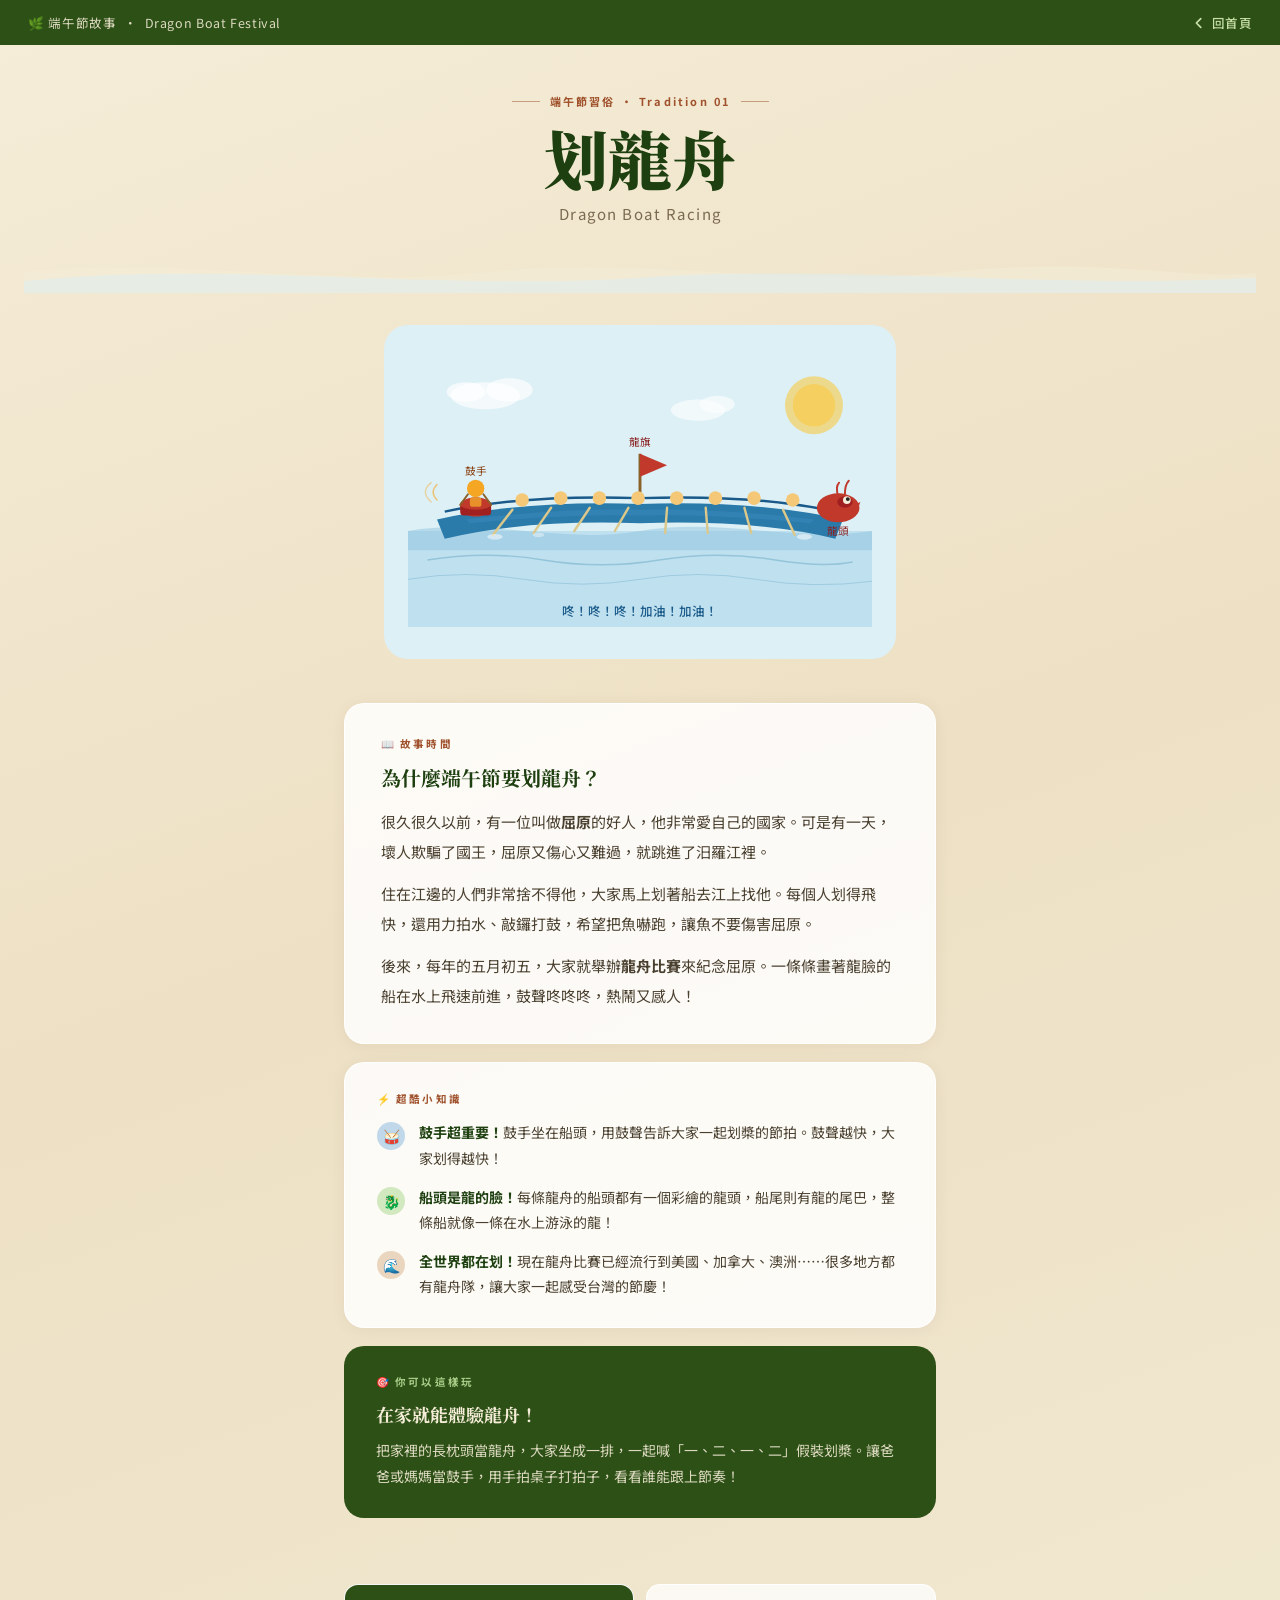
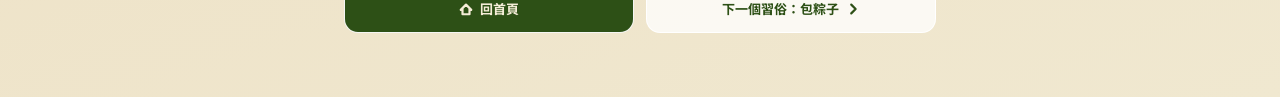
<file: duanwu/dragon-boat.html>
<!DOCTYPE html>
<html lang="zh-TW">
<head>
  <meta charset="UTF-8">
  <meta name="viewport" content="width=device-width, initial-scale=1.0">
  <title>划龍舟 · 端午節故事</title>
  <link rel="stylesheet" href="style.css">
</head>
<body>

  <div class="top-bar" style="justify-content:space-between;">
    <p>🌿 端午節故事 &nbsp;·&nbsp; Dragon Boat Festival</p>
    <a class="back-btn" href="index.html">
      <svg viewBox="0 0 16 16"><polyline points="10,3 5,8 10,13"/></svg>
      回首頁
    </a>
  </div>

  <div class="detail-hero">
    <div class="page-tag">端午節習俗 · Tradition 01</div>
    <h1>划龍舟</h1>
    <div class="en-title">Dragon Boat Racing</div>
    <div class="hero-wave">
      <svg viewBox="0 0 1440 48" width="100%" preserveAspectRatio="none" xmlns="http://www.w3.org/2000/svg">
        <path d="M0,24 C180,4 360,44 540,24 C720,4 900,44 1080,24 C1260,4 1380,36 1440,24 L1440,48 L0,48 Z" fill="#F5EDD8" opacity="0.55"/>
        <path d="M0,34 C240,10 480,46 720,30 C960,14 1200,44 1440,30 L1440,48 L0,48 Z" fill="#DCF0F6" opacity="0.5"/>
      </svg>
    </div>
  </div>

  <!-- Big illustration -->
  <div class="illus-wrap">
    <div class="illus-box" style="background: #DCF0F6;">
      <svg viewBox="0 0 480 280" width="100%" xmlns="http://www.w3.org/2000/svg">
        <!-- Sky / water BG -->
        <rect x="0" y="0" width="480" height="280" fill="#DCF0F6"/>
        <!-- Sun -->
        <circle cx="420" cy="50" r="30" fill="#F5D060" opacity="0.7"/>
        <circle cx="420" cy="50" r="22" fill="#F5D060"/>
        <!-- Clouds -->
        <ellipse cx="80" cy="40" rx="36" ry="14" fill="white" opacity="0.7"/>
        <ellipse cx="105" cy="34" rx="24" ry="12" fill="white" opacity="0.7"/>
        <ellipse cx="60" cy="36" rx="20" ry="10" fill="white" opacity="0.7"/>
        <ellipse cx="300" cy="55" rx="28" ry="11" fill="white" opacity="0.6"/>
        <ellipse cx="320" cy="49" rx="18" ry="9" fill="white" opacity="0.6"/>
        <!-- Water -->
        <rect x="0" y="180" width="480" height="100" fill="#A8D4E8" opacity="0.55"/>
        <path d="M0,180 C80,166 160,194 240,180 C320,166 400,192 480,180 L480,200 L0,200 Z" fill="#88BEDC" opacity="0.45"/>
        <!-- Water ripples -->
        <path d="M20,210 Q80,200 140,210 Q200,220 260,210 Q320,200 380,210 Q430,218 460,212" stroke="#6AAAC8" stroke-width="1.5" fill="none" opacity="0.5"/>
        <path d="M0,230 Q60,220 120,230 Q180,240 240,230 Q300,220 360,230 Q420,240 480,232" stroke="#6AAAC8" stroke-width="1" fill="none" opacity="0.4"/>
        <!-- Boat body -->
        <path d="M30,168 Q120,148 240,152 Q360,148 450,168 L442,188 Q360,168 240,172 Q120,168 38,188 Z" fill="#2A7AAA"/>
        <path d="M38,160 Q120,142 240,146 Q360,142 442,160" stroke="#1A5A8A" stroke-width="2.5" fill="none"/>
        <!-- Boat interior stripe -->
        <path d="M60,168 Q160,156 240,158 Q320,156 420,168 L416,172 Q316,162 240,164 Q164,162 64,172 Z" fill="#3A8ABE" opacity="0.5"/>
        <!-- Dragon head -->
        <ellipse cx="445" cy="156" rx="22" ry="15" fill="#C0392B"/>
        <ellipse cx="452" cy="150" rx="8" ry="6" fill="#A02020"/>
        <circle cx="454" cy="148" r="4" fill="#F5EDD8"/>
        <circle cx="455" cy="147" r="2" fill="#222"/>
        <path d="M458,155 L468,150 L465,158 Z" fill="#C0392B"/>
        <!-- Horns -->
        <path d="M445,144 Q442,134 446,130" stroke="#C0392B" stroke-width="2" fill="none" stroke-linecap="round"/>
        <path d="M452,142 Q452,132 456,128" stroke="#C0392B" stroke-width="2" fill="none" stroke-linecap="round"/>
        <!-- Flag / mast -->
        <line x1="240" y1="100" x2="240" y2="152" stroke="#8B6028" stroke-width="3"/>
        <path d="M240,100 L268,112 L240,124 Z" fill="#C0392B"/>
        <!-- Drum on boat -->
        <ellipse cx="70" cy="155" rx="16" ry="10" fill="#C0392B"/>
        <rect x="54" y="152" width="32" height="12" rx="4" fill="#A02020"/>
        <ellipse cx="70" cy="152" rx="16" ry="6" fill="#C0392B"/>
        <!-- Drummer person -->
        <circle cx="70" cy="136" r="9" fill="#F5A623"/>
        <rect x="64" y="145" width="12" height="10" rx="3" fill="#E8902A"/>
        <!-- Drum sticks -->
        <line x1="62" y1="142" x2="54" y2="153" stroke="#8B6028" stroke-width="2" stroke-linecap="round"/>
        <line x1="78" y1="142" x2="86" y2="153" stroke="#8B6028" stroke-width="2" stroke-linecap="round"/>
        <!-- Rowers (simplified people silhouettes) -->
        <g fill="#F5C878">
          <circle cx="118" cy="148" r="7"/>
          <circle cx="158" cy="146" r="7"/>
          <circle cx="198" cy="146" r="7"/>
          <circle cx="238" cy="146" r="7"/>
          <circle cx="278" cy="146" r="7"/>
          <circle cx="318" cy="146" r="7"/>
          <circle cx="358" cy="146" r="7"/>
          <circle cx="398" cy="148" r="7"/>
        </g>
        <!-- Paddles -->
        <g stroke="#DCC88A" stroke-width="2.5" stroke-linecap="round">
          <line x1="108" y1="158" x2="88" y2="184"/>
          <line x1="148" y1="156" x2="130" y2="182"/>
          <line x1="188" y1="156" x2="172" y2="180"/>
          <line x1="228" y1="156" x2="214" y2="180"/>
          <line x1="268" y1="156" x2="266" y2="182"/>
          <line x1="308" y1="156" x2="310" y2="182"/>
          <line x1="348" y1="156" x2="355" y2="182"/>
          <line x1="388" y1="158" x2="400" y2="184"/>
        </g>
        <!-- Splash effects -->
        <ellipse cx="90" cy="186" rx="8" ry="3" fill="white" opacity="0.5"/>
        <ellipse cx="135" cy="184" rx="6" ry="2.5" fill="white" opacity="0.4"/>
        <ellipse cx="410" cy="186" rx="8" ry="3" fill="white" opacity="0.5"/>
        <!-- Sound waves from drum -->
        <path d="M30,148 Q22,140 30,132" stroke="#F5A623" stroke-width="1.5" fill="none" opacity="0.6" stroke-linecap="round"/>
        <path d="M24,150 Q12,140 24,130" stroke="#F5A623" stroke-width="1.5" fill="none" opacity="0.4" stroke-linecap="round"/>
        <!-- Labels -->
        <text x="70" y="122" text-anchor="middle" font-family="'Noto Sans TC', sans-serif" font-size="11" fill="#8B4010">鼓手</text>
        <text x="240" y="92" text-anchor="middle" font-family="'Noto Sans TC', sans-serif" font-size="11" fill="#8B2020">龍旗</text>
        <text x="445" y="184" text-anchor="middle" font-family="'Noto Sans TC', sans-serif" font-size="11" fill="#8B2020">龍頭</text>
        <text x="240" y="268" text-anchor="middle" font-family="'Noto Sans TC', sans-serif" font-size="13" fill="#1A5A8A" font-weight="500">咚！咚！咚！加油！加油！</text>
      </svg>
    </div>
  </div>

  <!-- Story -->
  <div class="story-section">

    <div class="story-card">
      <div class="story-label">📖 故事時間</div>
      <h2>為什麼端午節要划龍舟？</h2>
      <p>很久很久以前，有一位叫做<strong>屈原</strong>的好人，他非常愛自己的國家。可是有一天，壞人欺騙了國王，屈原又傷心又難過，就跳進了汨羅江裡。</p>
      <p>住在江邊的人們非常捨不得他，大家馬上划著船去江上找他。每個人划得飛快，還用力拍水、敲鑼打鼓，希望把魚嚇跑，讓魚不要傷害屈原。</p>
      <p>後來，每年的五月初五，大家就舉辦<strong>龍舟比賽</strong>來紀念屈原。一條條畫著龍臉的船在水上飛速前進，鼓聲咚咚咚，熱鬧又感人！</p>
    </div>

    <div class="fun-facts">
      <div class="story-label">⚡ 超酷小知識</div>
      <div class="fact-item">
        <div class="fact-dot dot-blue">🥁</div>
        <p><strong>鼓手超重要！</strong>鼓手坐在船頭，用鼓聲告訴大家一起划槳的節拍。鼓聲越快，大家划得越快！</p>
      </div>
      <div class="fact-item">
        <div class="fact-dot dot-green">🐉</div>
        <p><strong>船頭是龍的臉！</strong>每條龍舟的船頭都有一個彩繪的龍頭，船尾則有龍的尾巴，整條船就像一條在水上游泳的龍！</p>
      </div>
      <div class="fact-item">
        <div class="fact-dot dot-peach">🌊</div>
        <p><strong>全世界都在划！</strong>現在龍舟比賽已經流行到美國、加拿大、澳洲……很多地方都有龍舟隊，讓大家一起感受台灣的節慶！</p>
      </div>
    </div>

    <div class="try-card">
      <div class="story-label">🎯 你可以這樣玩</div>
      <h2>在家就能體驗龍舟！</h2>
      <p>把家裡的長枕頭當龍舟，大家坐成一排，一起喊「一、二、一、二」假裝划槳。讓爸爸或媽媽當鼓手，用手拍桌子打拍子，看看誰能跟上節奏！</p>
    </div>

  </div>

  <!-- Page nav -->
  <div class="page-nav">
    <a href="index.html" class="home-btn">
      <svg viewBox="0 0 16 16"><path d="M2,9 L8,3 L14,9 M4,7.5 L4,14 L12,14 L12,7.5"/></svg>
      回首頁
    </a>
    <a href="zongzi.html">
      下一個習俗：包粽子
      <svg viewBox="0 0 16 16"><polyline points="6,3 11,8 6,13"/></svg>
    </a>
  </div>

</body>
</html>
</file>
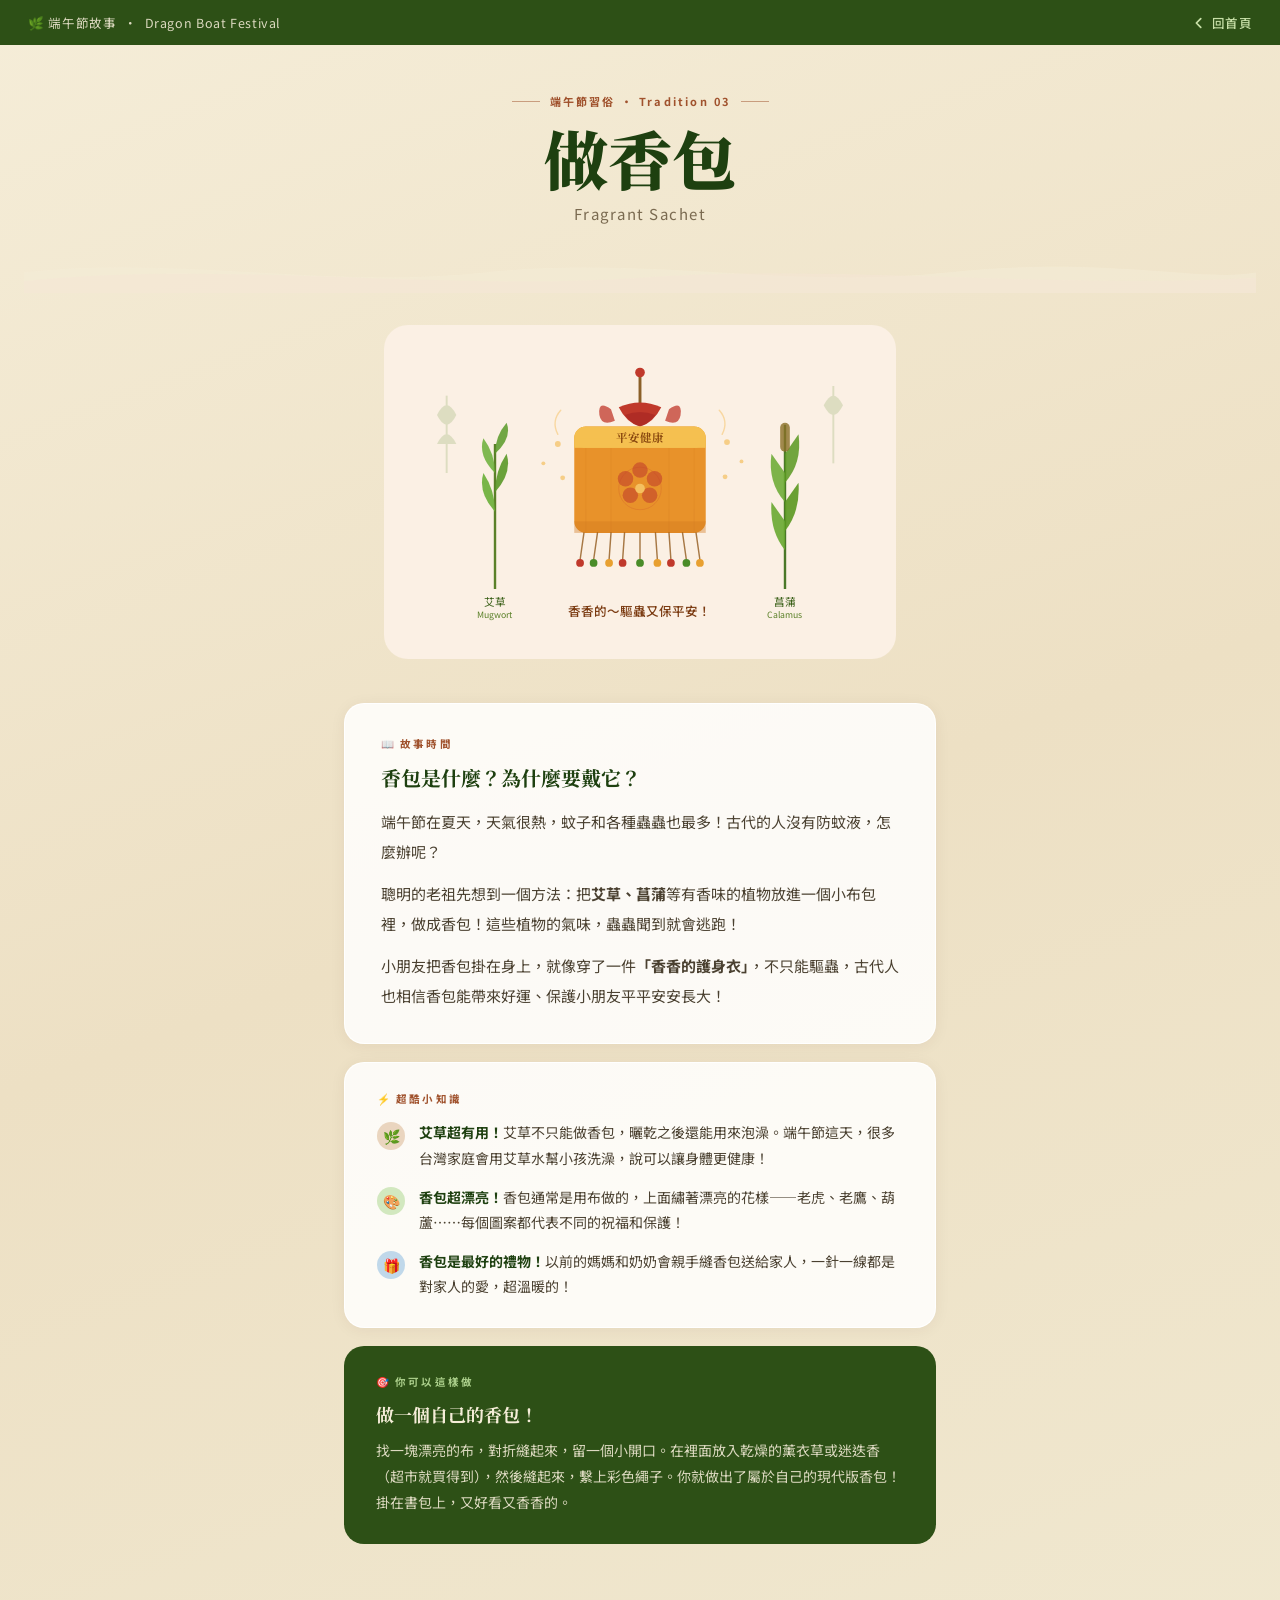
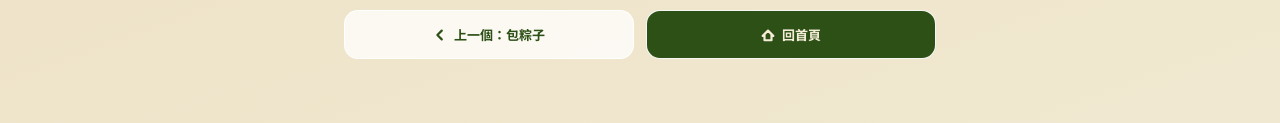
<file: duanwu/sachet.html>
<!DOCTYPE html>
<html lang="zh-TW">
<head>
  <meta charset="UTF-8">
  <meta name="viewport" content="width=device-width, initial-scale=1.0">
  <title>做香包 · 端午節故事</title>
  <link rel="stylesheet" href="style.css">
</head>
<body>

  <div class="top-bar" style="justify-content:space-between;">
    <p>🌿 端午節故事 &nbsp;·&nbsp; Dragon Boat Festival</p>
    <a class="back-btn" href="index.html">
      <svg viewBox="0 0 16 16"><polyline points="10,3 5,8 10,13"/></svg>
      回首頁
    </a>
  </div>

  <div class="detail-hero">
    <div class="page-tag">端午節習俗 · Tradition 03</div>
    <h1>做香包</h1>
    <div class="en-title">Fragrant Sachet</div>
    <div class="hero-wave">
      <svg viewBox="0 0 1440 48" width="100%" preserveAspectRatio="none" xmlns="http://www.w3.org/2000/svg">
        <path d="M0,24 C180,4 360,44 540,24 C720,4 900,44 1080,24 C1260,4 1380,36 1440,24 L1440,48 L0,48 Z" fill="#F5EDD8" opacity="0.55"/>
        <path d="M0,34 C240,10 480,46 720,30 C960,14 1200,44 1440,30 L1440,48 L0,48 Z" fill="#F5E6D6" opacity="0.5"/>
      </svg>
    </div>
  </div>

  <!-- Big illustration -->
  <div class="illus-wrap">
    <div class="illus-box" style="background: #FBF0E4;">
      <svg viewBox="0 0 480 280" width="100%" xmlns="http://www.w3.org/2000/svg">
        <rect x="0" y="0" width="480" height="280" fill="#FBF0E4"/>

        <!-- Decorative herb sprigs in background -->
        <g opacity="0.18">
          <path d="M30,60 Q40,40 50,60 Q40,80 30,60 Z" fill="#5A8C28"/>
          <line x1="40" y1="40" x2="40" y2="120" stroke="#5A8C28" stroke-width="2"/>
          <path d="M30,90 Q40,70 50,90" fill="#5A8C28"/>
          <path d="M430,50 Q440,30 450,50 Q440,70 430,50 Z" fill="#5A8C28"/>
          <line x1="440" y1="30" x2="440" y2="110" stroke="#5A8C28" stroke-width="2"/>
        </g>

        <!-- Main sachet (large, centre) -->
        <!-- Hanging cord -->
        <line x1="240" y1="18" x2="240" y2="52" stroke="#8B6028" stroke-width="3"/>
        <circle cx="240" cy="16" r="5" fill="#C0392B"/>
        <!-- Top knot decoration -->
        <path d="M218,52 Q240,42 262,52 Q254,68 240,72 Q226,68 218,52 Z" fill="#C0392B"/>
        <path d="M224,60 Q240,54 256,60 Q248,70 240,72 Q232,70 224,60 Z" fill="#A02020" opacity="0.5"/>
        <!-- Side bow loops -->
        <path d="M210,54 Q196,44 198,60 Q200,72 214,66 Z" fill="#C0392B" opacity="0.75"/>
        <path d="M270,54 Q284,44 282,60 Q280,72 266,66 Z" fill="#C0392B" opacity="0.75"/>

        <!-- Sachet body -->
        <rect x="172" y="72" width="136" height="110" rx="12" fill="#E8922A"/>
        <!-- Fabric texture lines -->
        <line x1="184" y1="72" x2="184" y2="182" stroke="#D07820" stroke-width="0.8" opacity="0.3"/>
        <line x1="210" y1="72" x2="210" y2="182" stroke="#D07820" stroke-width="0.8" opacity="0.3"/>
        <line x1="270" y1="72" x2="270" y2="182" stroke="#D07820" stroke-width="0.8" opacity="0.3"/>
        <line x1="296" y1="72" x2="296" y2="182" stroke="#D07820" stroke-width="0.8" opacity="0.3"/>

        <!-- Top banner stripe -->
        <rect x="172" y="72" width="136" height="22" rx="12" fill="#F5C050"/>
        <rect x="172" y="84" width="136" height="10" fill="#F5C050"/>
        <!-- Text on banner -->
        <text x="240" y="88" text-anchor="middle" font-family="'Noto Serif TC', serif" font-size="12" fill="#8B4A10" font-weight="700">平安健康</text>

        <!-- Embroidered pattern: plum blossom -->
        <circle cx="240" cy="136" r="22" fill="none" stroke="#C0392B" stroke-width="1" opacity="0.2"/>
        <circle cx="240" cy="117" r="8" fill="#C0392B" opacity="0.55"/>
        <circle cx="255" cy="126" r="8" fill="#C0392B" opacity="0.55"/>
        <circle cx="250" cy="143" r="8" fill="#C0392B" opacity="0.55"/>
        <circle cx="230" cy="143" r="8" fill="#C0392B" opacity="0.55"/>
        <circle cx="225" cy="126" r="8" fill="#C0392B" opacity="0.55"/>
        <circle cx="240" cy="136" r="5" fill="#F5C060"/>

        <!-- Bottom fringe -->
        <rect x="172" y="170" width="136" height="12" rx="0" fill="#D07820" opacity="0.4"/>
        <!-- Fringe strings -->
        <g stroke="#8B5010" stroke-width="1.5" stroke-linecap="round" opacity="0.75">
          <line x1="182" y1="182" x2="178" y2="210"/>
          <line x1="196" y1="182" x2="192" y2="210"/>
          <line x1="210" y1="182" x2="208" y2="210"/>
          <line x1="224" y1="182" x2="222" y2="210"/>
          <line x1="240" y1="182" x2="240" y2="210"/>
          <line x1="256" y1="182" x2="258" y2="210"/>
          <line x1="270" y1="182" x2="272" y2="210"/>
          <line x1="284" y1="182" x2="288" y2="210"/>
          <line x1="298" y1="182" x2="302" y2="210"/>
        </g>
        <!-- Fringe tassels -->
        <g>
          <circle cx="178" cy="213" r="4" fill="#C0392B"/>
          <circle cx="192" cy="213" r="4" fill="#4A8C28"/>
          <circle cx="208" cy="213" r="4" fill="#E8A030"/>
          <circle cx="222" cy="213" r="4" fill="#C0392B"/>
          <circle cx="240" cy="213" r="4" fill="#4A8C28"/>
          <circle cx="258" cy="213" r="4" fill="#E8A030"/>
          <circle cx="272" cy="213" r="4" fill="#C0392B"/>
          <circle cx="288" cy="213" r="4" fill="#4A8C28"/>
          <circle cx="302" cy="213" r="4" fill="#E8A030"/>
        </g>

        <!-- Left: herbs illustration -->
        <!-- Mugwort (艾草) -->
        <line x1="90" y1="240" x2="90" y2="90" stroke="#5A8028" stroke-width="2.5"/>
        <path d="M90,160 Q72,140 78,120 Q90,138 90,160 Z" fill="#6AB038" opacity="0.9"/>
        <path d="M90,140 Q108,120 102,100 Q90,118 90,140 Z" fill="#5A9A28" opacity="0.9"/>
        <path d="M90,120 Q72,102 78,84 Q90,100 90,120 Z" fill="#6AB038" opacity="0.85"/>
        <path d="M90,100 Q108,84 102,68 Q90,82 90,100 Z" fill="#5A9A28" opacity="0.85"/>
        <text x="90" y="258" text-anchor="middle" font-family="'Noto Sans TC', sans-serif" font-size="11" fill="#3A6018">艾草</text>
        <text x="90" y="270" text-anchor="middle" font-family="'Noto Sans TC', sans-serif" font-size="9" fill="#5A8028">Mugwort</text>

        <!-- Right: calamus (菖蒲) -->
        <line x1="390" y1="240" x2="390" y2="70" stroke="#4A7828" stroke-width="2.5"/>
        <path d="M390,200 Q374,180 376,150 L390,170 Z" fill="#68A830" opacity="0.9"/>
        <path d="M390,180 Q406,160 404,130 L390,150 Z" fill="#5A9820" opacity="0.9"/>
        <path d="M390,150 Q372,130 376,100 L390,120 Z" fill="#68A830" opacity="0.85"/>
        <path d="M390,130 Q408,110 404,80 L390,100 Z" fill="#5A9820" opacity="0.85"/>
        <!-- Flower spike -->
        <rect x="385" y="68" width="10" height="30" rx="5" fill="#8B7028" opacity="0.8"/>
        <text x="390" y="258" text-anchor="middle" font-family="'Noto Sans TC', sans-serif" font-size="11" fill="#3A6018">菖蒲</text>
        <text x="390" y="270" text-anchor="middle" font-family="'Noto Sans TC', sans-serif" font-size="9" fill="#5A8028">Calamus</text>

        <!-- Fragrance sparkles -->
        <g fill="#F5C060" opacity="0.7">
          <circle cx="155" cy="90" r="3"/>
          <circle cx="140" cy="110" r="2"/>
          <circle cx="160" cy="125" r="2.5"/>
          <circle cx="330" cy="88" r="3"/>
          <circle cx="345" cy="108" r="2"/>
          <circle cx="328" cy="124" r="2.5"/>
        </g>
        <!-- Fragrance arcs -->
        <path d="M155,80 Q148,66 158,55" stroke="#F5C060" stroke-width="1.5" fill="none" stroke-linecap="round" opacity="0.5"/>
        <path d="M325,80 Q332,66 322,55" stroke="#F5C060" stroke-width="1.5" fill="none" stroke-linecap="round" opacity="0.5"/>

        <text x="240" y="268" text-anchor="middle" font-family="'Noto Sans TC', sans-serif" font-size="13" fill="#7A3A10" font-weight="500">香香的～驅蟲又保平安！</text>
      </svg>
    </div>
  </div>

  <!-- Story -->
  <div class="story-section">

    <div class="story-card">
      <div class="story-label">📖 故事時間</div>
      <h2>香包是什麼？為什麼要戴它？</h2>
      <p>端午節在夏天，天氣很熱，蚊子和各種蟲蟲也最多！古代的人沒有防蚊液，怎麼辦呢？</p>
      <p>聰明的老祖先想到一個方法：把<strong>艾草、菖蒲</strong>等有香味的植物放進一個小布包裡，做成香包！這些植物的氣味，蟲蟲聞到就會逃跑！</p>
      <p>小朋友把香包掛在身上，就像穿了一件<strong>「香香的護身衣」</strong>，不只能驅蟲，古代人也相信香包能帶來好運、保護小朋友平平安安長大！</p>
    </div>

    <div class="fun-facts">
      <div class="story-label">⚡ 超酷小知識</div>
      <div class="fact-item">
        <div class="fact-dot dot-peach">🌿</div>
        <p><strong>艾草超有用！</strong>艾草不只能做香包，曬乾之後還能用來泡澡。端午節這天，很多台灣家庭會用艾草水幫小孩洗澡，說可以讓身體更健康！</p>
      </div>
      <div class="fact-item">
        <div class="fact-dot dot-green">🎨</div>
        <p><strong>香包超漂亮！</strong>香包通常是用布做的，上面繡著漂亮的花樣——老虎、老鷹、葫蘆……每個圖案都代表不同的祝福和保護！</p>
      </div>
      <div class="fact-item">
        <div class="fact-dot dot-blue">🎁</div>
        <p><strong>香包是最好的禮物！</strong>以前的媽媽和奶奶會親手縫香包送給家人，一針一線都是對家人的愛，超溫暖的！</p>
      </div>
    </div>

    <div class="try-card">
      <div class="story-label">🎯 你可以這樣做</div>
      <h2>做一個自己的香包！</h2>
      <p>找一塊漂亮的布，對折縫起來，留一個小開口。在裡面放入乾燥的薰衣草或迷迭香（超市就買得到），然後縫起來，繫上彩色繩子。你就做出了屬於自己的現代版香包！掛在書包上，又好看又香香的。</p>
    </div>

  </div>

  <div class="page-nav">
    <a href="zongzi.html">
      <svg viewBox="0 0 16 16"><polyline points="10,3 5,8 10,13"/></svg>
      上一個：包粽子
    </a>
    <a href="index.html" class="home-btn">
      <svg viewBox="0 0 16 16"><path d="M2,9 L8,3 L14,9 M4,7.5 L4,14 L12,14 L12,7.5"/></svg>
      回首頁
    </a>
  </div>

</body>
</html>
</file>
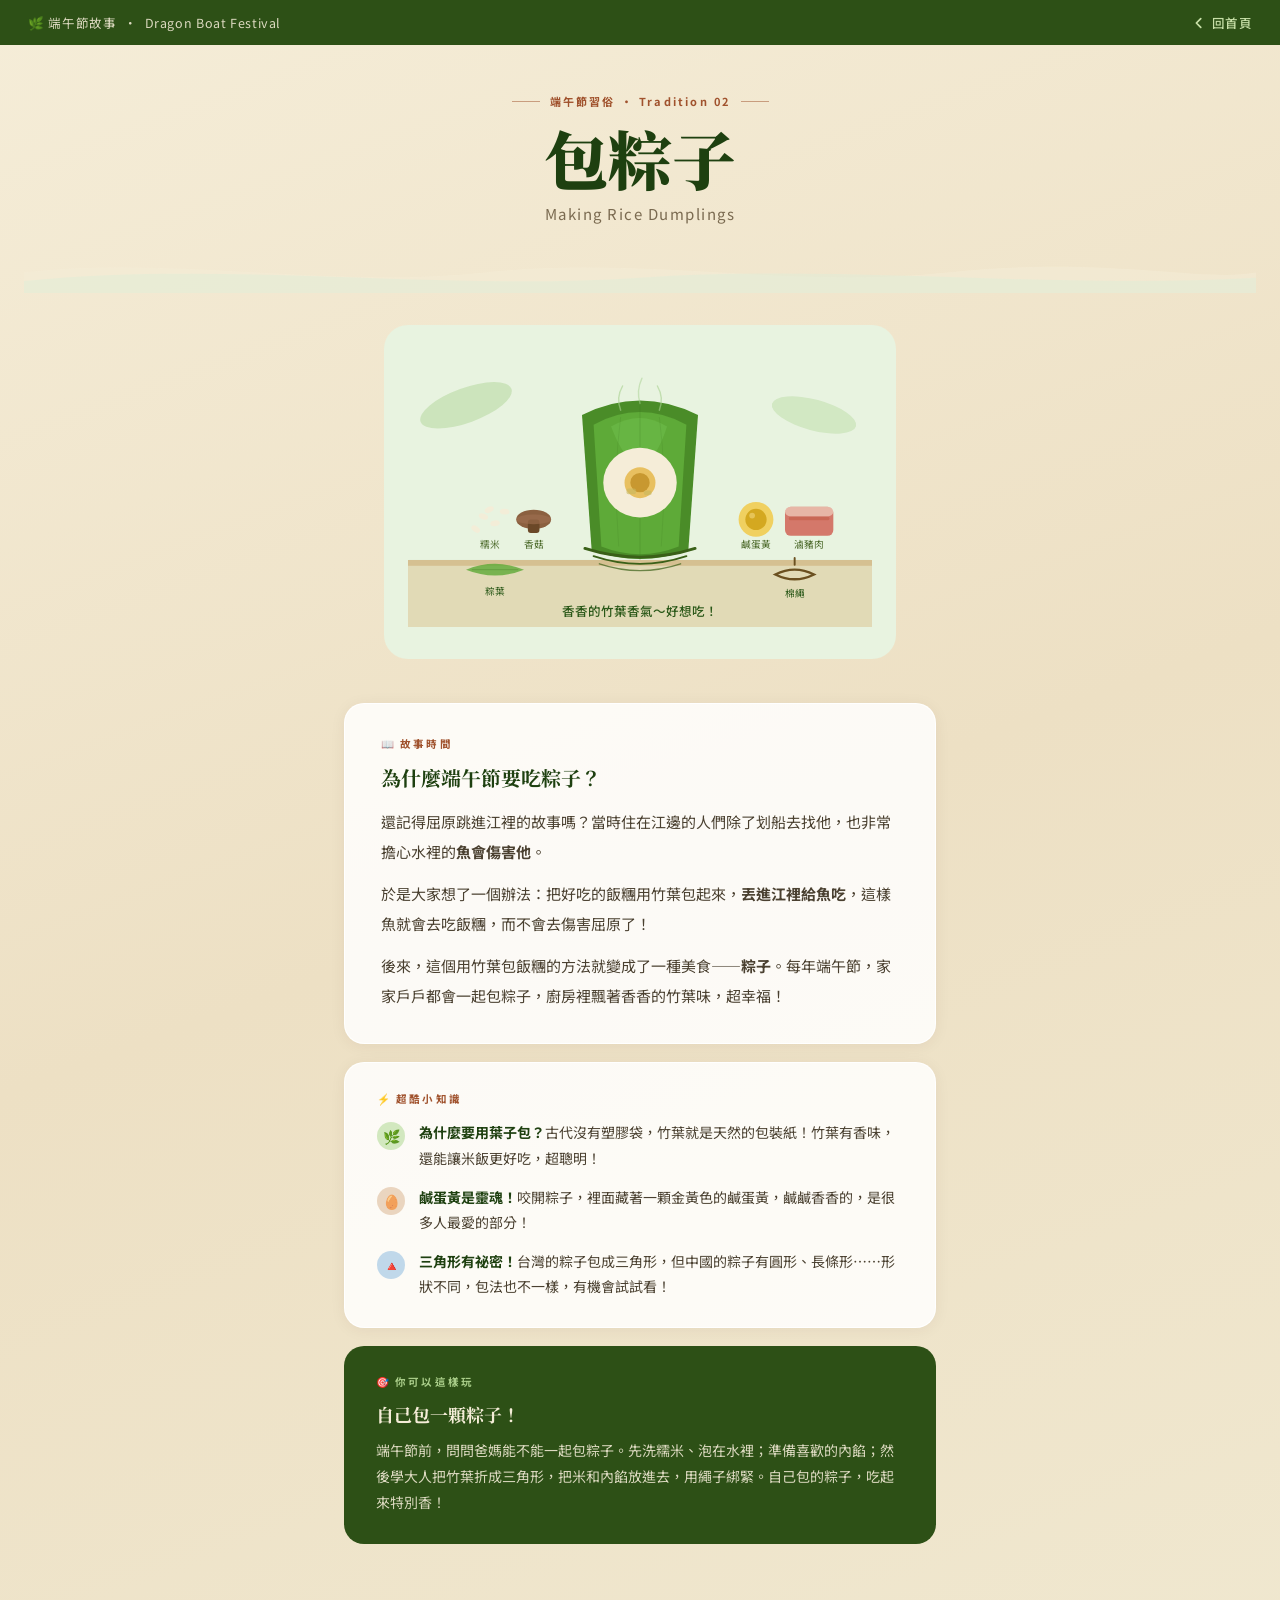
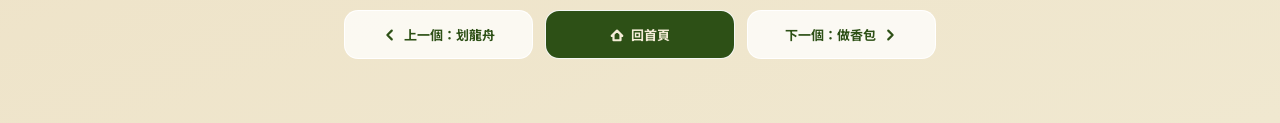
<file: duanwu/zongzi.html>
<!DOCTYPE html>
<html lang="zh-TW">
<head>
  <meta charset="UTF-8">
  <meta name="viewport" content="width=device-width, initial-scale=1.0">
  <title>包粽子 · 端午節故事</title>
  <link rel="stylesheet" href="style.css">
</head>
<body>

  <div class="top-bar" style="justify-content:space-between;">
    <p>🌿 端午節故事 &nbsp;·&nbsp; Dragon Boat Festival</p>
    <a class="back-btn" href="index.html">
      <svg viewBox="0 0 16 16"><polyline points="10,3 5,8 10,13"/></svg>
      回首頁
    </a>
  </div>

  <div class="detail-hero">
    <div class="page-tag">端午節習俗 · Tradition 02</div>
    <h1>包粽子</h1>
    <div class="en-title">Making Rice Dumplings</div>
    <div class="hero-wave">
      <svg viewBox="0 0 1440 48" width="100%" preserveAspectRatio="none" xmlns="http://www.w3.org/2000/svg">
        <path d="M0,24 C180,4 360,44 540,24 C720,4 900,44 1080,24 C1260,4 1380,36 1440,24 L1440,48 L0,48 Z" fill="#F5EDD8" opacity="0.55"/>
        <path d="M0,34 C240,10 480,46 720,30 C960,14 1200,44 1440,30 L1440,48 L0,48 Z" fill="#E0EDD8" opacity="0.5"/>
      </svg>
    </div>
  </div>

  <!-- Big illustration -->
  <div class="illus-wrap">
    <div class="illus-box" style="background: #E8F3E0;">
      <svg viewBox="0 0 480 280" width="100%" xmlns="http://www.w3.org/2000/svg">
        <rect x="0" y="0" width="480" height="280" fill="#E8F3E0"/>

        <!-- Wooden table surface -->
        <rect x="0" y="210" width="480" height="70" rx="0" fill="#D4A868" opacity="0.35"/>
        <rect x="0" y="210" width="480" height="6" fill="#C4985A" opacity="0.4"/>

        <!-- Bamboo leaves (background) -->
        <ellipse cx="60" cy="50" rx="50" ry="18" fill="#78B850" opacity="0.25" transform="rotate(-20 60 50)"/>
        <ellipse cx="420" cy="60" rx="45" ry="16" fill="#78B850" opacity="0.2" transform="rotate(15 420 60)"/>

        <!-- BIG finished zongzi (centre) -->
        <!-- leaf wrap -->
        <path d="M180,60 Q240,30 300,60 L290,200 Q240,218 190,200 Z" fill="#4A8C28"/>
        <path d="M192,70 Q240,44 288,70 L280,196 Q240,212 200,196 Z" fill="#5EAA38"/>
        <!-- leaf highlight -->
        <path d="M210,72 Q240,54 268,72 Q258,104 240,116 Q222,104 210,72 Z" fill="#7AC858" opacity="0.35"/>
        <!-- leaf vein lines -->
        <path d="M240,50 L240,210" stroke="#3A7020" stroke-width="0.8" fill="none" opacity="0.3"/>
        <path d="M220,62 Q212,120 218,196" stroke="#3A7020" stroke-width="0.6" fill="none" opacity="0.25"/>
        <path d="M260,62 Q268,120 262,196" stroke="#3A7020" stroke-width="0.6" fill="none" opacity="0.25"/>
        <!-- rice peek -->
        <ellipse cx="240" cy="130" rx="38" ry="36" fill="#F5EDD8"/>
        <!-- fillings -->
        <circle cx="240" cy="130" r="16" fill="#E8C060"/>
        <circle cx="240" cy="130" r="10" fill="#C89830"/>
        <!-- pork -->
        <ellipse cx="224" cy="120" r="8" fill="#8B4A28" opacity="0.7"/>
        <!-- mushroom -->
        <ellipse cx="256" cy="122" r="6" fill="#6B4028" opacity="0.65"/>
        <!-- bamboo shoot bits -->
        <rect x="226" y="136" width="10" height="6" rx="2" fill="#C8B860" opacity="0.6"/>
        <rect x="244" y="138" width="8" height="5" rx="2" fill="#C8B860" opacity="0.6"/>
        <!-- rope binding -->
        <path d="M183,198 Q240,216 297,198" stroke="#3A6018" stroke-width="3" fill="none" stroke-linecap="round"/>
        <path d="M192,206 Q240,222 288,206" stroke="#3A6018" stroke-width="2" fill="none" stroke-linecap="round"/>
        <path d="M198,214 Q240,228 282,214" stroke="#3A6018" stroke-width="1.5" fill="none" stroke-linecap="round" opacity="0.7"/>

        <!-- LEFT: scattered ingredients -->
        <!-- Rice grains -->
        <g fill="#F5EDD8" opacity="0.9">
          <ellipse cx="78" cy="165" rx="5" ry="3" transform="rotate(20 78 165)"/>
          <ellipse cx="90" cy="172" rx="5" ry="3" transform="rotate(-10 90 172)"/>
          <ellipse cx="70" cy="178" rx="5" ry="3" transform="rotate(35 70 178)"/>
          <ellipse cx="100" cy="160" rx="5" ry="3" transform="rotate(5 100 160)"/>
          <ellipse cx="84" cy="158" rx="5" ry="3" transform="rotate(-25 84 158)"/>
        </g>
        <text x="85" y="198" text-anchor="middle" font-family="'Noto Sans TC', sans-serif" font-size="10" fill="#4A6828">糯米</text>

        <!-- Mushroom -->
        <ellipse cx="130" cy="168" rx="18" ry="10" fill="#8B6040"/>
        <rect x="124" y="168" width="12" height="14" rx="3" fill="#6B4828"/>
        <ellipse cx="130" cy="168" rx="18" ry="5" fill="#A07050" opacity="0.6"/>
        <text x="130" y="198" text-anchor="middle" font-family="'Noto Sans TC', sans-serif" font-size="10" fill="#4A6828">香菇</text>

        <!-- RIGHT: more ingredients -->
        <!-- Salted egg yolk -->
        <circle cx="360" cy="168" r="18" fill="#F0D060"/>
        <circle cx="360" cy="168" r="11" fill="#D4A820"/>
        <circle cx="356" cy="164" r="3" fill="#F8E090" opacity="0.5"/>
        <text x="360" y="198" text-anchor="middle" font-family="'Noto Sans TC', sans-serif" font-size="10" fill="#4A6828">鹹蛋黃</text>

        <!-- Pork belly slice -->
        <rect x="390" y="155" width="50" height="30" rx="6" fill="#D4786A"/>
        <rect x="390" y="155" width="50" height="10" rx="6" fill="#F0D0C0" opacity="0.7"/>
        <rect x="394" y="165" width="42" height="4" rx="2" fill="#C05840" opacity="0.5"/>
        <text x="415" y="198" text-anchor="middle" font-family="'Noto Sans TC', sans-serif" font-size="10" fill="#4A6828">滷豬肉</text>

        <!-- Bamboo leaves (flat, for wrapping) -->
        <path d="M60,220 Q90,208 120,220 Q90,232 60,220 Z" fill="#5EAA38" opacity="0.8"/>
        <path d="M66,220 L114,220" stroke="#3A7020" stroke-width="0.8" fill="none" opacity="0.4"/>
        <text x="90" y="246" text-anchor="middle" font-family="'Noto Sans TC', sans-serif" font-size="10" fill="#2A5818">粽葉</text>

        <!-- String / rope -->
        <path d="M380,225 Q400,215 420,225 Q400,235 380,225 Z" fill="none" stroke="#6B5020" stroke-width="2.5"/>
        <line x1="400" y1="215" x2="400" y2="208" stroke="#6B5020" stroke-width="2" stroke-linecap="round"/>
        <text x="400" y="248" text-anchor="middle" font-family="'Noto Sans TC', sans-serif" font-size="10" fill="#2A5818">棉繩</text>

        <!-- Steam wisps from zongzi -->
        <path d="M220,55 Q215,42 222,30" stroke="#A8D090" stroke-width="1.5" fill="none" stroke-linecap="round" opacity="0.6"/>
        <path d="M240,48 Q236,35 242,22" stroke="#A8D090" stroke-width="1.5" fill="none" stroke-linecap="round" opacity="0.5"/>
        <path d="M260,55 Q265,42 258,30" stroke="#A8D090" stroke-width="1.5" fill="none" stroke-linecap="round" opacity="0.6"/>

        <text x="240" y="268" text-anchor="middle" font-family="'Noto Sans TC', sans-serif" font-size="13" fill="#2A5818" font-weight="500">香香的竹葉香氣～好想吃！</text>
      </svg>
    </div>
  </div>

  <!-- Story -->
  <div class="story-section">

    <div class="story-card">
      <div class="story-label">📖 故事時間</div>
      <h2>為什麼端午節要吃粽子？</h2>
      <p>還記得屈原跳進江裡的故事嗎？當時住在江邊的人們除了划船去找他，也非常擔心水裡的<strong>魚會傷害他</strong>。</p>
      <p>於是大家想了一個辦法：把好吃的飯糰用竹葉包起來，<strong>丟進江裡給魚吃</strong>，這樣魚就會去吃飯糰，而不會去傷害屈原了！</p>
      <p>後來，這個用竹葉包飯糰的方法就變成了一種美食——<strong>粽子</strong>。每年端午節，家家戶戶都會一起包粽子，廚房裡飄著香香的竹葉味，超幸福！</p>
    </div>

    <div class="fun-facts">
      <div class="story-label">⚡ 超酷小知識</div>
      <div class="fact-item">
        <div class="fact-dot dot-green">🌿</div>
        <p><strong>為什麼要用葉子包？</strong>古代沒有塑膠袋，竹葉就是天然的包裝紙！竹葉有香味，還能讓米飯更好吃，超聰明！</p>
      </div>
      <div class="fact-item">
        <div class="fact-dot dot-peach">🥚</div>
        <p><strong>鹹蛋黃是靈魂！</strong>咬開粽子，裡面藏著一顆金黃色的鹹蛋黃，鹹鹹香香的，是很多人最愛的部分！</p>
      </div>
      <div class="fact-item">
        <div class="fact-dot dot-blue">🔺</div>
        <p><strong>三角形有祕密！</strong>台灣的粽子包成三角形，但中國的粽子有圓形、長條形……形狀不同，包法也不一樣，有機會試試看！</p>
      </div>
    </div>

    <div class="try-card">
      <div class="story-label">🎯 你可以這樣玩</div>
      <h2>自己包一顆粽子！</h2>
      <p>端午節前，問問爸媽能不能一起包粽子。先洗糯米、泡在水裡；準備喜歡的內餡；然後學大人把竹葉折成三角形，把米和內餡放進去，用繩子綁緊。自己包的粽子，吃起來特別香！</p>
    </div>

  </div>

  <div class="page-nav">
    <a href="dragon-boat.html">
      <svg viewBox="0 0 16 16"><polyline points="10,3 5,8 10,13"/></svg>
      上一個：划龍舟
    </a>
    <a href="index.html" class="home-btn">
      <svg viewBox="0 0 16 16"><path d="M2,9 L8,3 L14,9 M4,7.5 L4,14 L12,14 L12,7.5"/></svg>
      回首頁
    </a>
    <a href="sachet.html">
      下一個：做香包
      <svg viewBox="0 0 16 16"><polyline points="6,3 11,8 6,13"/></svg>
    </a>
  </div>

</body>
</html>
</file>
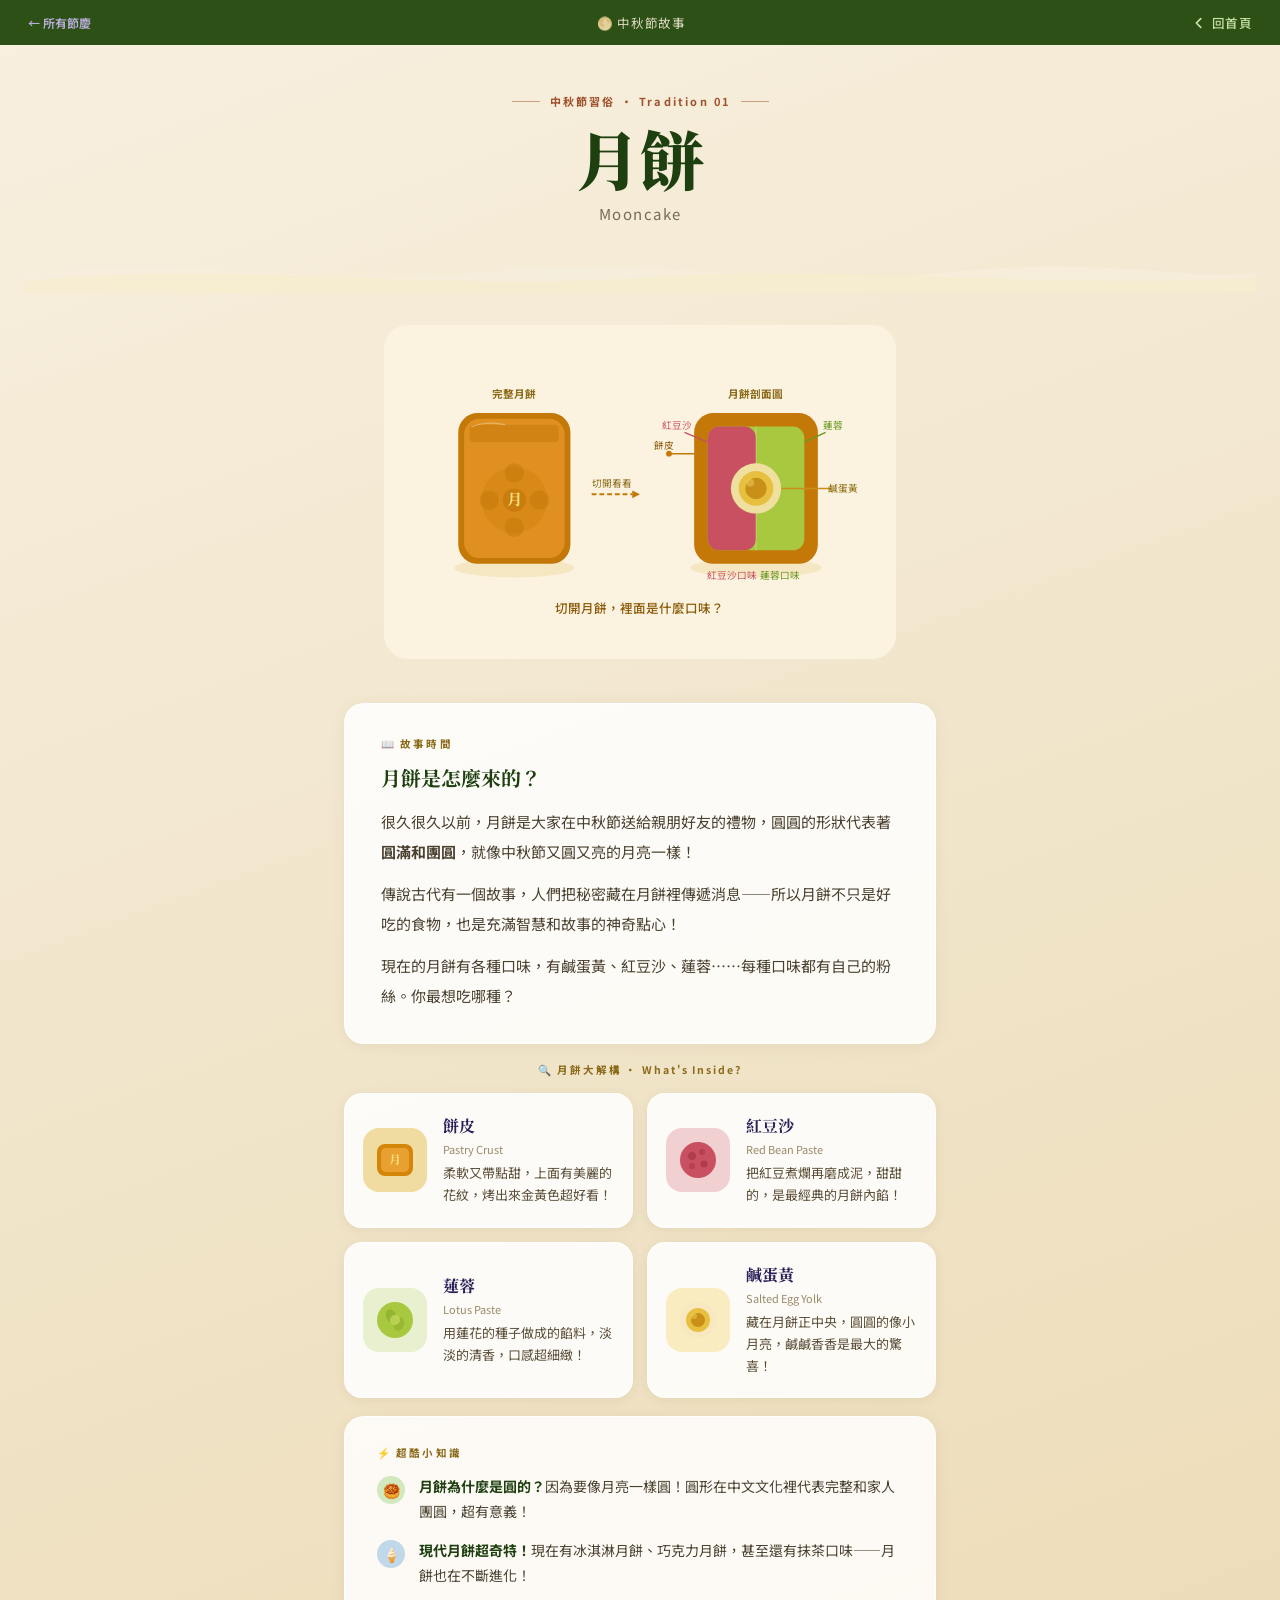
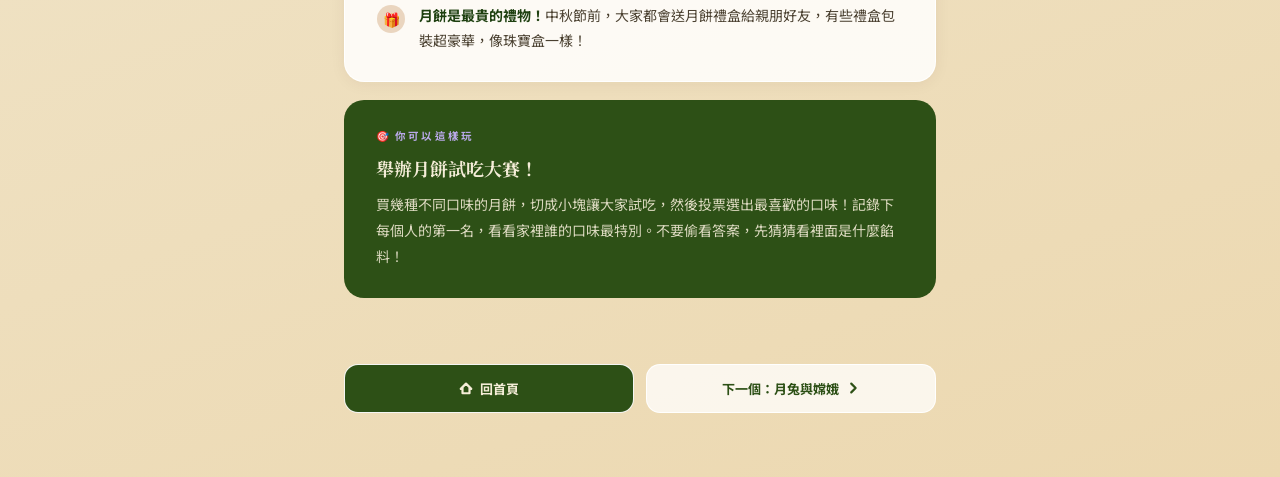
<file: mid-autumn/mooncake.html>
<!DOCTYPE html>
<html lang="zh-TW">
<head>
  <meta charset="UTF-8">
  <meta name="viewport" content="width=device-width, initial-scale=1.0">
  <title>月餅 · 中秋節故事</title>
  <link rel="stylesheet" href="style.css">
  <style>
    /* Deconstructed mooncake card styles */
    .deconstruct-grid {
      display: grid;
      grid-template-columns: repeat(2, 1fr);
      gap: 14px;
      margin-bottom: 18px;
    }
    @media (max-width: 500px) { .deconstruct-grid { grid-template-columns: 1fr; } }
    .ingredient-card {
      background: rgba(255,255,255,0.86);
      border-radius: 18px;
      padding: 20px 18px;
      border: 1px solid rgba(255,255,255,0.96);
      box-shadow: 0 2px 12px rgba(80,50,10,0.07);
      display: flex;
      align-items: center;
      gap: 16px;
    }
    .ingredient-illus {
      flex-shrink: 0;
      width: 64px;
      height: 64px;
      border-radius: 16px;
      display: flex;
      align-items: center;
      justify-content: center;
    }
    .ing-crust { background: #F0DCA0; }
    .ing-red   { background: #F0D0D0; }
    .ing-lotus { background: #E8F0D0; }
    .ing-yolk  { background: #F8ECC0; }
    .ingredient-card h4 {
      font-family: 'Noto Serif TC', serif;
      font-size: 16px;
      font-weight: 700;
      color: #2A1F5A;
      margin-bottom: 4px;
    }
    .ingredient-card .en { font-size: 11px; color: #9A8A6A; margin-bottom: 5px; }
    .ingredient-card p { font-size: 13px; color: #5A4E38; line-height: 1.7; }

    /* Big assembled mooncake cross-section */
    .cross-section-label {
      font-size: 10.5px;
      font-weight: 700;
      letter-spacing: 0.18em;
      color: #8B6A1A;
      text-align: center;
      margin-bottom: 16px;
    }
  </style>
</head>
<body>

  <div class="top-bar">
    <a href="../index.html" style="color:#C8B8F0;font-size:12px;font-weight:600;text-decoration:none;display:flex;align-items:center;gap:5px;white-space:nowrap;opacity:0.9;">← 所有節慶</a><p style="flex:1;text-align:center;">🌕 中秋節故事</p>
    <a class="back-btn" href="index.html">
      <svg viewBox="0 0 16 16"><polyline points="10,3 5,8 10,13"/></svg>
      回首頁
    </a>
  </div>

  <div class="detail-hero">
    <div class="page-tag">中秋節習俗 · Tradition 01</div>
    <h1>月餅</h1>
    <div class="en-title">Mooncake</div>
    <div class="hero-wave">
      <svg viewBox="0 0 1440 48" width="100%" preserveAspectRatio="none">
        <path d="M0,24 C180,4 360,44 540,24 C720,4 900,44 1080,24 C1260,4 1380,36 1440,24 L1440,48 L0,48 Z" fill="#F8F0E0" opacity="0.55"/>
        <path d="M0,34 C240,10 480,46 720,30 C960,14 1200,44 1440,30 L1440,48 L0,48 Z" fill="#F8EEC8" opacity="0.5"/>
      </svg>
    </div>
  </div>

  <!-- Big cross-section illustration -->
  <div class="illus-wrap">
    <div class="illus-box" style="background: #FBF3E0;">
      <svg viewBox="0 0 480 280" width="100%" xmlns="http://www.w3.org/2000/svg">
        <rect x="0" y="0" width="480" height="280" fill="#FBF3E0"/>

        <!-- LEFT: whole mooncake -->
        <text x="110" y="42" text-anchor="middle" font-family="'Noto Sans TC', sans-serif" font-size="11" fill="#8B6A1A" font-weight="700">完整月餅</text>
        <!-- Mooncake shadow -->
        <ellipse cx="110" cy="218" rx="62" ry="10" fill="#D4A020" opacity="0.15"/>
        <!-- Mooncake body -->
        <rect x="52" y="58" width="116" height="156" rx="20" fill="#C47808"/>
        <rect x="58" y="64" width="104" height="144" rx="16" fill="#E09020"/>
        <!-- Pattern top band -->
        <rect x="64" y="70" width="92" height="18" rx="4" fill="#C47808" opacity="0.5"/>
        <!-- Flower pattern -->
        <circle cx="110" cy="148" r="34" fill="#C47808" opacity="0.3"/>
        <circle cx="110" cy="120" r="10" fill="#C47808" opacity="0.5"/>
        <circle cx="110" cy="176" r="10" fill="#C47808" opacity="0.5"/>
        <circle cx="84" cy="148" r="10" fill="#C47808" opacity="0.5"/>
        <circle cx="136" cy="148" r="10" fill="#C47808" opacity="0.5"/>
        <circle cx="110" cy="148" r="12" fill="#C47808" opacity="0.7"/>
        <text x="110" y="153" text-anchor="middle" font-family="'Noto Serif TC', serif" font-size="16" fill="#F8E080" font-weight="700">月</text>
        <!-- Sheen -->
        <path d="M66,72 Q82,66 100,70" stroke="white" stroke-width="1.5" fill="none" opacity="0.3" stroke-linecap="round"/>

        <!-- Arrow pointing right -->
        <line x1="190" y1="142" x2="232" y2="142" stroke="#C47808" stroke-width="2" stroke-dasharray="5,3"/>
        <polygon points="232,138 240,142 232,146" fill="#C47808"/>
        <text x="211" y="134" text-anchor="middle" font-family="'Noto Sans TC', sans-serif" font-size="10" fill="#8B6A1A">切開看看</text>

        <!-- RIGHT: cross-section -->
        <text x="360" y="42" text-anchor="middle" font-family="'Noto Sans TC', sans-serif" font-size="11" fill="#8B6A1A" font-weight="700">月餅剖面圖</text>
        <!-- Cross section shadow -->
        <ellipse cx="360" cy="218" rx="68" ry="10" fill="#D4A020" opacity="0.15"/>
        <!-- Crust outer -->
        <rect x="296" y="58" width="128" height="156" rx="20" fill="#C47808"/>
        <!-- Lotus paste filling -->
        <rect x="310" y="72" width="100" height="128" rx="12" fill="#A8C840"/>
        <!-- Red bean option (half) -->
        <rect x="310" y="72" width="50" height="128" rx="12" fill="#C85060"/>
        <line x1="360" y1="72" x2="360" y2="200" stroke="white" stroke-width="1" opacity="0.3"/>
        <!-- Egg yolk -->
        <circle cx="360" cy="136" r="26" fill="#F0E0A0"/>
        <circle cx="360" cy="136" r="18" fill="#E8C040"/>
        <circle cx="360" cy="136" r="11" fill="#C89018"/>
        <circle cx="354" cy="130" r="4" fill="#F0D060" opacity="0.5"/>
        <!-- Layer labels -->
        <!-- Crust label -->
        <line x1="296" y1="100" x2="272" y2="100" stroke="#C47808" stroke-width="1.5"/>
        <circle cx="270" cy="100" r="3" fill="#C47808"/>
        <text x="265" y="95" text-anchor="middle" font-family="'Noto Sans TC', sans-serif" font-size="10" fill="#8B5A08">餅皮</text>
        <!-- Red bean label -->
        <line x1="310" y1="88" x2="286" y2="78" stroke="#C85060" stroke-width="1.5"/>
        <text x="278" y="74" text-anchor="middle" font-family="'Noto Sans TC', sans-serif" font-size="10" fill="#C85060">紅豆沙</text>
        <!-- Lotus label -->
        <line x1="410" y1="88" x2="432" y2="78" stroke="#6A9820" stroke-width="1.5"/>
        <text x="440" y="74" text-anchor="middle" font-family="'Noto Sans TC', sans-serif" font-size="10" fill="#6A9820">蓮蓉</text>
        <!-- Yolk label -->
        <line x1="386" y1="136" x2="438" y2="136" stroke="#C89018" stroke-width="1.5"/>
        <text x="450" y="140" text-anchor="middle" font-family="'Noto Sans TC', sans-serif" font-size="10" fill="#8B6A08">鹹蛋黃</text>

        <!-- Bottom labels -->
        <text x="335" y="230" text-anchor="middle" font-family="'Noto Sans TC', sans-serif" font-size="10" fill="#C85060">紅豆沙口味</text>
        <text x="385" y="230" text-anchor="middle" font-family="'Noto Sans TC', sans-serif" font-size="10" fill="#6A9820">蓮蓉口味</text>

        <text x="240" y="265" text-anchor="middle" font-family="'Noto Sans TC', sans-serif" font-size="13" fill="#8B5A08" font-weight="500">切開月餅，裡面是什麼口味？</text>
      </svg>
    </div>
  </div>

  <div class="story-section">

    <div class="story-card">
      <div class="story-label">📖 故事時間</div>
      <h2>月餅是怎麼來的？</h2>
      <p>很久很久以前，月餅是大家在中秋節送給親朋好友的禮物，圓圓的形狀代表著<strong>圓滿和團圓</strong>，就像中秋節又圓又亮的月亮一樣！</p>
      <p>傳說古代有一個故事，人們把秘密藏在月餅裡傳遞消息——所以月餅不只是好吃的食物，也是充滿智慧和故事的神奇點心！</p>
      <p>現在的月餅有各種口味，有鹹蛋黃、紅豆沙、蓮蓉……每種口味都有自己的粉絲。你最想吃哪種？</p>
    </div>

    <!-- Deconstruct cards -->
    <div class="cross-section-label">🔍 月餅大解構 · What's Inside?</div>
    <div class="deconstruct-grid">

      <div class="ingredient-card">
        <div class="ingredient-illus ing-crust">
          <svg width="48" height="48" viewBox="0 0 48 48">
            <rect x="6" y="8" width="36" height="32" rx="8" fill="#D4860A"/>
            <rect x="10" y="12" width="28" height="24" rx="5" fill="#E8A030"/>
            <text x="24" y="28" text-anchor="middle" font-family="'Noto Serif TC', serif" font-size="12" fill="#F8E080" font-weight="700">月</text>
          </svg>
        </div>
        <div>
          <h4>餅皮</h4>
          <div class="en">Pastry Crust</div>
          <p>柔軟又帶點甜，上面有美麗的花紋，烤出來金黃色超好看！</p>
        </div>
      </div>

      <div class="ingredient-card">
        <div class="ingredient-illus ing-red">
          <svg width="48" height="48" viewBox="0 0 48 48">
            <circle cx="24" cy="24" r="18" fill="#C85060"/>
            <circle cx="18" cy="20" r="4" fill="#A03040" opacity="0.6"/>
            <circle cx="28" cy="16" r="3" fill="#A03040" opacity="0.5"/>
            <circle cx="30" cy="28" r="3.5" fill="#A03040" opacity="0.6"/>
            <circle cx="18" cy="30" r="3" fill="#A03040" opacity="0.5"/>
          </svg>
        </div>
        <div>
          <h4>紅豆沙</h4>
          <div class="en">Red Bean Paste</div>
          <p>把紅豆煮爛再磨成泥，甜甜的，是最經典的月餅內餡！</p>
        </div>
      </div>

      <div class="ingredient-card">
        <div class="ingredient-illus ing-lotus">
          <svg width="48" height="48" viewBox="0 0 48 48">
            <circle cx="24" cy="24" r="18" fill="#A8C840"/>
            <ellipse cx="20" cy="20" rx="5" ry="7" fill="#88A828" opacity="0.6" transform="rotate(-20 20 20)"/>
            <ellipse cx="28" cy="28" rx="5" ry="7" fill="#88A828" opacity="0.5" transform="rotate(20 28 28)"/>
            <circle cx="24" cy="24" r="5" fill="#C8DC60" opacity="0.7"/>
          </svg>
        </div>
        <div>
          <h4>蓮蓉</h4>
          <div class="en">Lotus Paste</div>
          <p>用蓮花的種子做成的餡料，淡淡的清香，口感超細緻！</p>
        </div>
      </div>

      <div class="ingredient-card">
        <div class="ingredient-illus ing-yolk">
          <svg width="48" height="48" viewBox="0 0 48 48">
            <circle cx="24" cy="24" r="18" fill="#F8E8C0"/>
            <circle cx="24" cy="24" r="12" fill="#E8C040"/>
            <circle cx="24" cy="24" r="7" fill="#C89018"/>
            <circle cx="20" cy="20" r="3" fill="#F0D060" opacity="0.5"/>
          </svg>
        </div>
        <div>
          <h4>鹹蛋黃</h4>
          <div class="en">Salted Egg Yolk</div>
          <p>藏在月餅正中央，圓圓的像小月亮，鹹鹹香香是最大的驚喜！</p>
        </div>
      </div>

    </div>

    <div class="fun-facts">
      <div class="story-label">⚡ 超酷小知識</div>
      <div class="fact-item">
        <div class="fact-dot dot-green">🥮</div>
        <p><strong>月餅為什麼是圓的？</strong>因為要像月亮一樣圓！圓形在中文文化裡代表完整和家人團圓，超有意義！</p>
      </div>
      <div class="fact-item">
        <div class="fact-dot dot-blue">🍦</div>
        <p><strong>現代月餅超奇特！</strong>現在有冰淇淋月餅、巧克力月餅，甚至還有抹茶口味——月餅也在不斷進化！</p>
      </div>
      <div class="fact-item">
        <div class="fact-dot dot-peach">🎁</div>
        <p><strong>月餅是最貴的禮物！</strong>中秋節前，大家都會送月餅禮盒給親朋好友，有些禮盒包裝超豪華，像珠寶盒一樣！</p>
      </div>
    </div>

    <div class="try-card">
      <div class="story-label">🎯 你可以這樣玩</div>
      <h2>舉辦月餅試吃大賽！</h2>
      <p>買幾種不同口味的月餅，切成小塊讓大家試吃，然後投票選出最喜歡的口味！記錄下每個人的第一名，看看家裡誰的口味最特別。不要偷看答案，先猜猜看裡面是什麼餡料！</p>
    </div>

  </div>

  <div class="page-nav">
    <a href="index.html" class="home-btn">
      <svg viewBox="0 0 16 16"><path d="M2,9 L8,3 L14,9 M4,7.5 L4,14 L12,14 L12,7.5"/></svg>
      回首頁
    </a>
    <a href="rabbit.html">
      下一個：月兔與嫦娥
      <svg viewBox="0 0 16 16"><polyline points="6,3 11,8 6,13"/></svg>
    </a>
  </div>

</body>
</html>
</file>
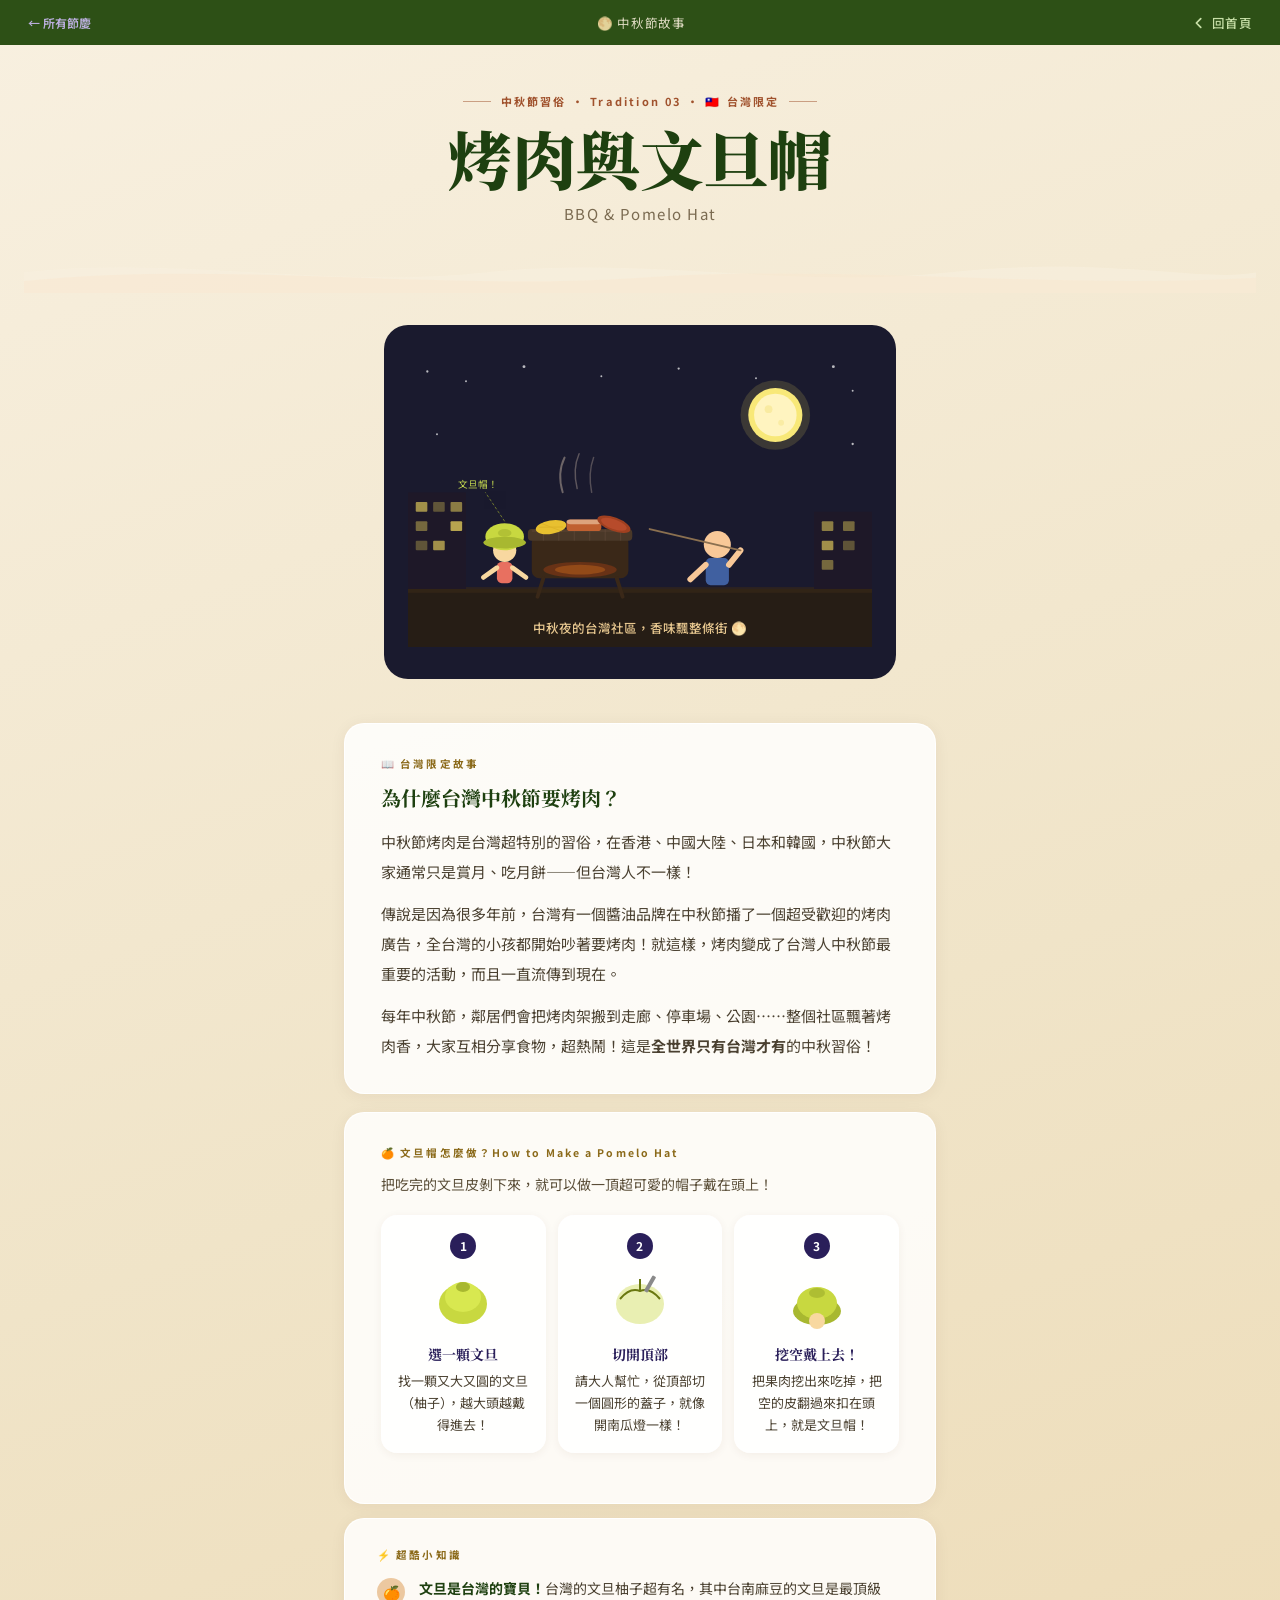
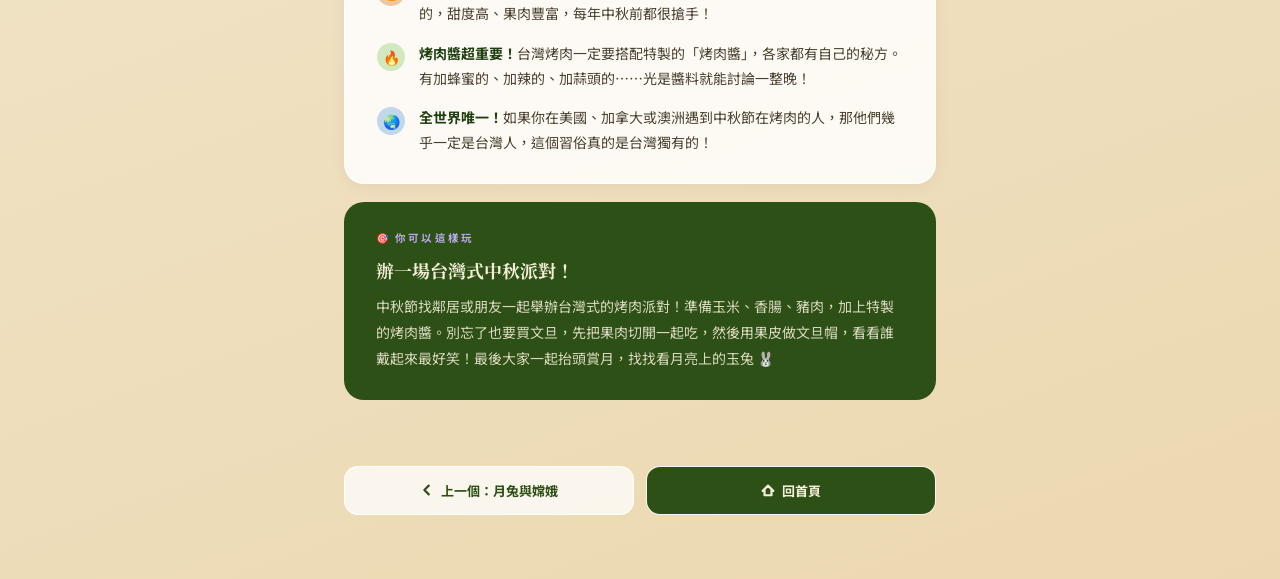
<file: mid-autumn/pomelo.html>
<!DOCTYPE html>
<html lang="zh-TW">
<head>
  <meta charset="UTF-8">
  <meta name="viewport" content="width=device-width, initial-scale=1.0">
  <title>烤肉與文旦帽 · 中秋節故事</title>
  <link rel="stylesheet" href="style.css">
  <style>
    .pomelo-steps {
      display: grid;
      grid-template-columns: repeat(3, 1fr);
      gap: 12px;
      margin-bottom: 18px;
    }
    @media (max-width: 540px) { .pomelo-steps { grid-template-columns: 1fr; } }
    .step-card {
      background: rgba(255,255,255,0.84);
      border-radius: 16px;
      padding: 16px 14px;
      border: 1px solid rgba(255,255,255,0.96);
      box-shadow: 0 2px 10px rgba(80,50,10,0.06);
      text-align: center;
    }
    .step-num {
      display: inline-block;
      width: 26px;
      height: 26px;
      border-radius: 50%;
      background: #2A1F5A;
      color: white;
      font-size: 12px;
      font-weight: 700;
      line-height: 26px;
      text-align: center;
      margin-bottom: 10px;
    }
    .step-card p { font-size: 13px; color: #4A4030; line-height: 1.7; }
    .step-card h4 { font-family: 'Noto Serif TC', serif; font-size: 14px; font-weight: 700; color: #2A1F5A; margin-bottom: 6px; }
  </style>
</head>
<body>

  <div class="top-bar">
    <a href="../index.html" style="color:#C8B8F0;font-size:12px;font-weight:600;text-decoration:none;display:flex;align-items:center;gap:5px;white-space:nowrap;opacity:0.9;">← 所有節慶</a><p style="flex:1;text-align:center;">🌕 中秋節故事</p>
    <a class="back-btn" href="index.html">
      <svg viewBox="0 0 16 16"><polyline points="10,3 5,8 10,13"/></svg>
      回首頁
    </a>
  </div>

  <div class="detail-hero">
    <div class="page-tag">中秋節習俗 · Tradition 03 · 🇹🇼 台灣限定</div>
    <h1>烤肉與文旦帽</h1>
    <div class="en-title">BBQ & Pomelo Hat</div>
    <div class="hero-wave">
      <svg viewBox="0 0 1440 48" width="100%" preserveAspectRatio="none">
        <path d="M0,24 C180,4 360,44 540,24 C720,4 900,44 1080,24 C1260,4 1380,36 1440,24 L1440,48 L0,48 Z" fill="#F8F0E0" opacity="0.55"/>
        <path d="M0,34 C240,10 480,46 720,30 C960,14 1200,44 1440,30 L1440,48 L0,48 Z" fill="#FAE8D0" opacity="0.5"/>
      </svg>
    </div>
  </div>

  <!-- Big illustration -->
  <div class="illus-wrap">
    <div class="illus-box" style="background: #1A1A2E; min-height: 300px;">
      <svg viewBox="0 0 480 300" width="100%" xmlns="http://www.w3.org/2000/svg">
        <rect x="0" y="0" width="480" height="300" fill="#1A1A2E"/>

        <!-- Stars -->
        <g fill="white" opacity="0.7">
          <circle cx="20" cy="15" r="1.2"/><circle cx="60" cy="25" r="1"/><circle cx="120" cy="10" r="1.5"/>
          <circle cx="200" cy="20" r="1"/><circle cx="280" cy="12" r="1.2"/><circle cx="360" cy="22" r="1"/>
          <circle cx="440" cy="10" r="1.5"/><circle cx="460" cy="35" r="1"/><circle cx="400" cy="50" r="1"/>
          <circle cx="30" cy="80" r="1"/><circle cx="460" cy="90" r="1.2"/>
        </g>

        <!-- Moon -->
        <circle cx="380" cy="60" r="36" fill="#F8E060" opacity="0.15"/>
        <circle cx="380" cy="60" r="28" fill="#F8E878"/>
        <circle cx="380" cy="60" r="22" fill="#FFF4C0"/>
        <circle cx="373" cy="54" r="4" fill="#F0DC70" opacity="0.4"/>
        <circle cx="386" cy="68" r="3" fill="#F0DC70" opacity="0.35"/>

        <!-- Ground -->
        <rect x="0" y="240" width="480" height="60" fill="#2A1E10" opacity="0.8"/>
        <rect x="0" y="238" width="480" height="6" fill="#3A2818" opacity="0.6"/>

        <!-- Apartment building silhouette (left) -->
        <rect x="0" y="140" width="60" height="100" fill="#1E1828" opacity="0.9"/>
        <rect x="8" y="150" width="12" height="10" rx="1" fill="#F8E060" opacity="0.6"/>
        <rect x="26" y="150" width="12" height="10" rx="1" fill="#F8E060" opacity="0.3"/>
        <rect x="44" y="150" width="12" height="10" rx="1" fill="#F8E060" opacity="0.5"/>
        <rect x="8" y="170" width="12" height="10" rx="1" fill="#F8E060" opacity="0.4"/>
        <rect x="44" y="170" width="12" height="10" rx="1" fill="#F8E060" opacity="0.7"/>
        <rect x="8" y="190" width="12" height="10" rx="1" fill="#F8E060" opacity="0.3"/>
        <rect x="26" y="190" width="12" height="10" rx="1" fill="#F8E060" opacity="0.6"/>
        <!-- (right building) -->
        <rect x="420" y="160" width="60" height="80" fill="#1E1828" opacity="0.9"/>
        <rect x="428" y="170" width="12" height="10" rx="1" fill="#F8E060" opacity="0.5"/>
        <rect x="450" y="170" width="12" height="10" rx="1" fill="#F8E060" opacity="0.4"/>
        <rect x="428" y="190" width="12" height="10" rx="1" fill="#F8E060" opacity="0.6"/>
        <rect x="450" y="190" width="12" height="10" rx="1" fill="#F8E060" opacity="0.3"/>
        <rect x="428" y="210" width="12" height="10" rx="1" fill="#F8E060" opacity="0.4"/>

        <!-- BBQ Grill (centre-left) -->
        <!-- Smoke -->
        <path d="M160,140 Q154,120 162,104" stroke="#C0B0A0" stroke-width="2" fill="none" opacity="0.5" stroke-linecap="round"/>
        <path d="M175,136 Q170,116 177,100" stroke="#C0B0A0" stroke-width="1.5" fill="none" opacity="0.4" stroke-linecap="round"/>
        <path d="M190,140 Q186,120 192,104" stroke="#C0B0A0" stroke-width="1.5" fill="none" opacity="0.35" stroke-linecap="round"/>
        <!-- Grill body -->
        <rect x="128" y="185" width="100" height="44" rx="8" fill="#3A2818"/>
        <!-- Grill top / grate -->
        <rect x="124" y="178" width="108" height="12" rx="4" fill="#4A3828"/>
        <line x1="128" y1="180" x2="228" y2="180" stroke="#6A5040" stroke-width="1" opacity="0.6"/>
        <g stroke="#6A5040" stroke-width="1" opacity="0.5">
          <line x1="140" y1="178" x2="140" y2="190"/><line x1="156" y1="178" x2="156" y2="190"/>
          <line x1="172" y1="178" x2="172" y2="190"/><line x1="188" y1="178" x2="188" y2="190"/>
          <line x1="204" y1="178" x2="204" y2="190"/><line x1="220" y1="178" x2="220" y2="190"/>
        </g>
        <!-- Food on grill -->
        <!-- Corn -->
        <ellipse cx="148" cy="176" rx="16" ry="7" fill="#E8C030" transform="rotate(-10 148 176)"/>
        <g stroke="#D4A820" stroke-width="1" opacity="0.5" transform="rotate(-10 148 176)">
          <line x1="136" y1="174" x2="160" y2="178"/><line x1="138" y1="170" x2="158" y2="182"/>
        </g>
        <!-- Pork belly -->
        <rect x="164" y="168" width="36" height="12" rx="4" fill="#C06030"/>
        <rect x="164" y="168" width="36" height="5" rx="4" fill="#F0D0B0" opacity="0.6"/>
        <!-- Sausage -->
        <ellipse cx="213" cy="173" rx="18" ry="7" fill="#A04020" transform="rotate(20 213 173)"/>
        <ellipse cx="213" cy="173" rx="14" ry="5" fill="#C05030" opacity="0.7" transform="rotate(20 213 173)"/>
        <!-- Grill legs -->
        <line x1="140" y1="229" x2="134" y2="248" stroke="#3A2818" stroke-width="4" stroke-linecap="round"/>
        <line x1="216" y1="229" x2="222" y2="248" stroke="#3A2818" stroke-width="4" stroke-linecap="round"/>
        <!-- Charcoal glow -->
        <ellipse cx="178" cy="220" rx="38" ry="8" fill="#F05010" opacity="0.25"/>
        <ellipse cx="178" cy="220" rx="26" ry="5" fill="#F08020" opacity="0.3"/>

        <!-- Family silhouettes around grill -->
        <!-- Kid left - wearing pomelo hat -->
        <circle cx="100" cy="200" r="12" fill="#F8D8A0"/>
        <!-- Pomelo hat on kid -->
        <ellipse cx="100" cy="186" rx="20" ry="14" fill="#C8D840"/>
        <ellipse cx="100" cy="192" rx="22" ry="6" fill="#A8B830"/>
        <ellipse cx="100" cy="182" rx="7" ry="4" fill="#A8B830" opacity="0.7"/>
        <!-- Kid body -->
        <rect x="92" y="212" width="16" height="22" rx="5" fill="#E87060"/>
        <!-- Kid arms -->
        <line x1="92" y1="218" x2="78" y2="228" stroke="#F8D8A0" stroke-width="5" stroke-linecap="round"/>
        <line x1="108" y1="218" x2="122" y2="228" stroke="#F8D8A0" stroke-width="5" stroke-linecap="round"/>

        <!-- Dad silhouette (right of grill) -->
        <circle cx="320" cy="194" r="14" fill="#F8C898"/>
        <rect x="308" y="208" width="24" height="28" rx="5" fill="#4060A0"/>
        <line x1="308" y1="215" x2="292" y2="230" stroke="#F8C898" stroke-width="6" stroke-linecap="round"/>
        <!-- Dad holding tongs -->
        <line x1="332" y1="215" x2="344" y2="200" stroke="#F8C898" stroke-width="6" stroke-linecap="round"/>
        <line x1="344" y1="200" x2="250" y2="178" stroke="#8B7050" stroke-width="2" stroke-linecap="round"/>

        <!-- Pomelo hat (floating label) -->
        <line x1="100" y1="170" x2="80" y2="140" stroke="#A8B830" stroke-width="1" stroke-dasharray="3,2" opacity="0.6"/>
        <text x="72" y="135" text-anchor="middle" font-family="'Noto Sans TC', sans-serif" font-size="10" fill="#C8DC50">文旦帽！</text>

        <text x="240" y="285" text-anchor="middle" font-family="'Noto Sans TC', sans-serif" font-size="13" fill="#E8C890" font-weight="500">中秋夜的台灣社區，香味飄整條街 🌕</text>
      </svg>
    </div>
  </div>

  <div class="story-section">

    <div class="story-card">
      <div class="story-label">📖 台灣限定故事</div>
      <h2>為什麼台灣中秋節要烤肉？</h2>
      <p>中秋節烤肉是台灣超特別的習俗，在香港、中國大陸、日本和韓國，中秋節大家通常只是賞月、吃月餅——但台灣人不一樣！</p>
      <p>傳說是因為很多年前，台灣有一個醬油品牌在中秋節播了一個超受歡迎的烤肉廣告，全台灣的小孩都開始吵著要烤肉！就這樣，烤肉變成了台灣人中秋節最重要的活動，而且一直流傳到現在。</p>
      <p>每年中秋節，鄰居們會把烤肉架搬到走廊、停車場、公園……整個社區飄著烤肉香，大家互相分享食物，超熱鬧！這是<strong>全世界只有台灣才有</strong>的中秋習俗！</p>
    </div>

    <!-- Pomelo hat steps -->
    <div class="story-card" style="margin-bottom: 14px;">
      <div class="story-label">🍊 文旦帽怎麼做？How to Make a Pomelo Hat</div>
      <p style="font-size: 14px; color: #5A4E38; line-height: 1.8; margin-bottom: 18px;">把吃完的文旦皮剝下來，就可以做一頂超可愛的帽子戴在頭上！</p>
      <div class="pomelo-steps">
        <div class="step-card">
          <div class="step-num">1</div>
          <div style="margin-bottom: 10px;">
            <svg viewBox="0 0 60 60" width="60" height="60">
              <ellipse cx="30" cy="35" rx="24" ry="20" fill="#C8D840"/>
              <ellipse cx="30" cy="28" rx="18" ry="15" fill="#D8E850"/>
              <ellipse cx="30" cy="18" rx="7" ry="5" fill="#A8B830"/>
            </svg>
          </div>
          <h4>選一顆文旦</h4>
          <p>找一顆又大又圓的文旦（柚子），越大頭越戴得進去！</p>
        </div>
        <div class="step-card">
          <div class="step-num">2</div>
          <div style="margin-bottom: 10px;">
            <svg viewBox="0 0 60 60" width="60" height="60">
              <ellipse cx="30" cy="35" rx="24" ry="20" fill="#C8D840" opacity="0.4"/>
              <path d="M10,30 Q20,18 30,22 Q40,18 50,30" stroke="#6A7810" stroke-width="2" fill="none"/>
              <line x1="30" y1="10" x2="30" y2="22" stroke="#6A7810" stroke-width="2"/>
              <!-- Knife -->
              <rect x="38" y="6" width="4" height="18" rx="1" fill="#8A8A8A" transform="rotate(30 40 15)"/>
            </svg>
          </div>
          <h4>切開頂部</h4>
          <p>請大人幫忙，從頂部切一個圓形的蓋子，就像開南瓜燈一樣！</p>
        </div>
        <div class="step-card">
          <div class="step-num">3</div>
          <div style="margin-bottom: 10px;">
            <svg viewBox="0 0 60 60" width="60" height="60">
              <!-- Empty pomelo shell as hat -->
              <ellipse cx="30" cy="42" rx="24" ry="14" fill="#A8B830"/>
              <ellipse cx="30" cy="34" rx="20" ry="16" fill="#C8D840"/>
              <ellipse cx="30" cy="24" rx="8" ry="5" fill="#A8B830" opacity="0.8"/>
              <!-- Person head below -->
              <circle cx="30" cy="52" r="8" fill="#F8D8A0"/>
            </svg>
          </div>
          <h4>挖空戴上去！</h4>
          <p>把果肉挖出來吃掉，把空的皮翻過來扣在頭上，就是文旦帽！</p>
        </div>
      </div>
    </div>

    <div class="fun-facts">
      <div class="story-label">⚡ 超酷小知識</div>
      <div class="fact-item">
        <div class="fact-dot dot-orange" style="background:#ECC8A0;">🍊</div>
        <p><strong>文旦是台灣的寶貝！</strong>台灣的文旦柚子超有名，其中台南麻豆的文旦是最頂級的，甜度高、果肉豐富，每年中秋前都很搶手！</p>
      </div>
      <div class="fact-item">
        <div class="fact-dot dot-green">🔥</div>
        <p><strong>烤肉醬超重要！</strong>台灣烤肉一定要搭配特製的「烤肉醬」，各家都有自己的秘方。有加蜂蜜的、加辣的、加蒜頭的……光是醬料就能討論一整晚！</p>
      </div>
      <div class="fact-item">
        <div class="fact-dot dot-blue">🌏</div>
        <p><strong>全世界唯一！</strong>如果你在美國、加拿大或澳洲遇到中秋節在烤肉的人，那他們幾乎一定是台灣人，這個習俗真的是台灣獨有的！</p>
      </div>
    </div>

    <div class="try-card">
      <div class="story-label">🎯 你可以這樣玩</div>
      <h2>辦一場台灣式中秋派對！</h2>
      <p>中秋節找鄰居或朋友一起舉辦台灣式的烤肉派對！準備玉米、香腸、豬肉，加上特製的烤肉醬。別忘了也要買文旦，先把果肉切開一起吃，然後用果皮做文旦帽，看看誰戴起來最好笑！最後大家一起抬頭賞月，找找看月亮上的玉兔 🐰</p>
    </div>

  </div>

  <div class="page-nav">
    <a href="rabbit.html">
      <svg viewBox="0 0 16 16"><polyline points="10,3 5,8 10,13"/></svg>
      上一個：月兔與嫦娥
    </a>
    <a href="index.html" class="home-btn">
      <svg viewBox="0 0 16 16"><path d="M2,9 L8,3 L14,9 M4,7.5 L4,14 L12,14 L12,7.5"/></svg>
      回首頁
    </a>
  </div>

</body>
</html>
</file>
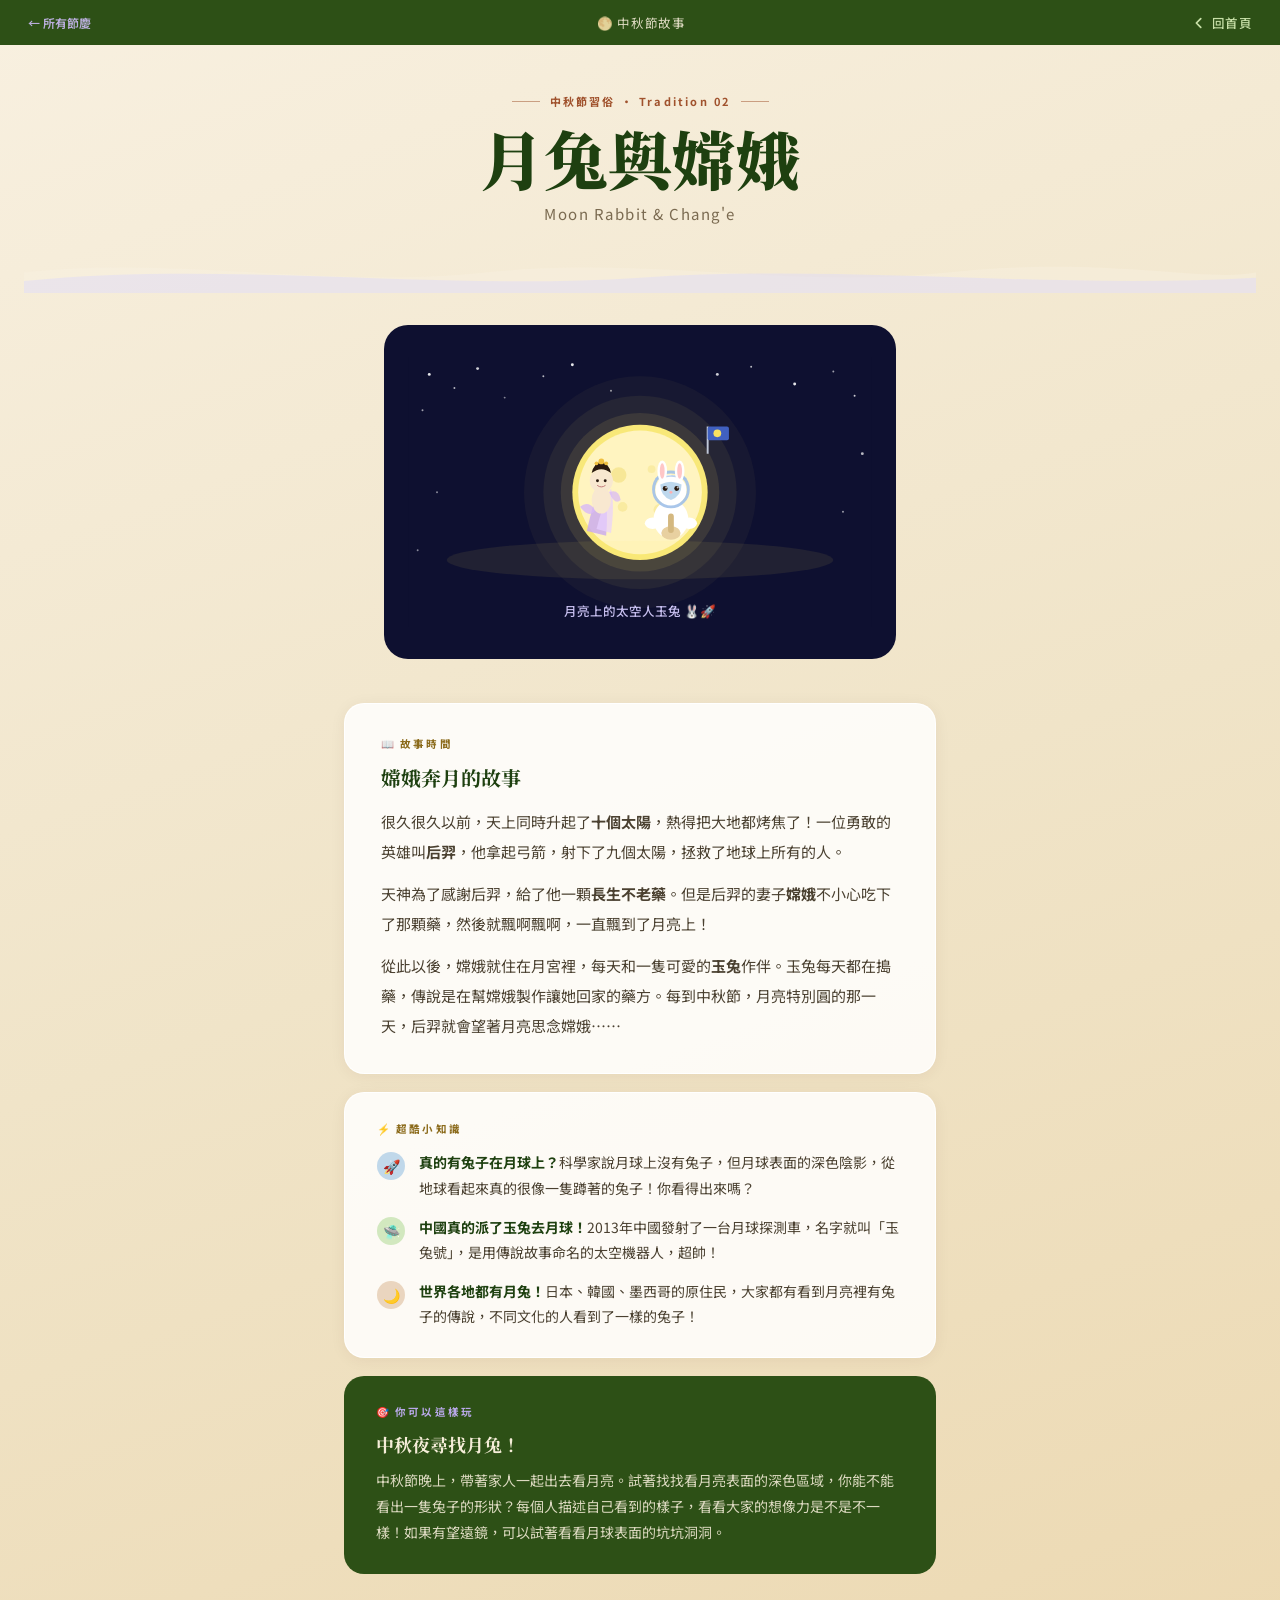
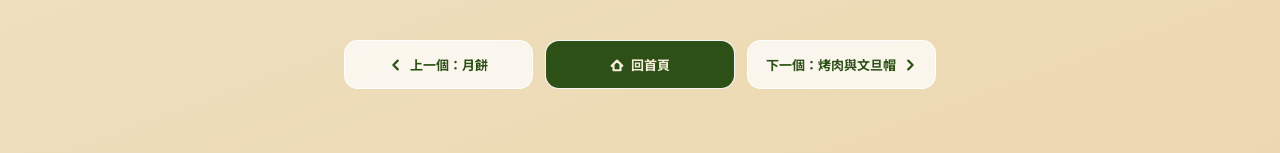
<file: mid-autumn/rabbit.html>
<!DOCTYPE html>
<html lang="zh-TW">
<head>
  <meta charset="UTF-8">
  <meta name="viewport" content="width=device-width, initial-scale=1.0">
  <title>月兔與嫦娥 · 中秋節故事</title>
  <link rel="stylesheet" href="style.css">
</head>
<body>

  <div class="top-bar">
    <a href="../index.html" style="color:#C8B8F0;font-size:12px;font-weight:600;text-decoration:none;display:flex;align-items:center;gap:5px;white-space:nowrap;opacity:0.9;">← 所有節慶</a><p style="flex:1;text-align:center;">🌕 中秋節故事</p>
    <a class="back-btn" href="index.html">
      <svg viewBox="0 0 16 16"><polyline points="10,3 5,8 10,13"/></svg>
      回首頁
    </a>
  </div>

  <div class="detail-hero">
    <div class="page-tag">中秋節習俗 · Tradition 02</div>
    <h1>月兔與嫦娥</h1>
    <div class="en-title">Moon Rabbit & Chang'e</div>
    <div class="hero-wave">
      <svg viewBox="0 0 1440 48" width="100%" preserveAspectRatio="none">
        <path d="M0,24 C180,4 360,44 540,24 C720,4 900,44 1080,24 C1260,4 1380,36 1440,24 L1440,48 L0,48 Z" fill="#F8F0E0" opacity="0.4"/>
        <path d="M0,34 C240,10 480,46 720,30 C960,14 1200,44 1440,30 L1440,48 L0,48 Z" fill="#E0DCF8" opacity="0.5"/>
      </svg>
    </div>
  </div>

  <!-- Big illustration -->
  <div class="illus-wrap">
    <div class="illus-box" style="background: #0E1030;">
      <svg viewBox="0 0 480 280" width="100%" xmlns="http://www.w3.org/2000/svg">
        <rect x="0" y="0" width="480" height="280" fill="#0E1030"/>

        <!-- Stars scattered -->
        <g fill="white">
          <circle cx="22" cy="18" r="1.5" opacity="0.9"/>
          <circle cx="48" cy="32" r="1" opacity="0.7"/>
          <circle cx="15" cy="55" r="1" opacity="0.6"/>
          <circle cx="72" cy="12" r="1.5" opacity="0.8"/>
          <circle cx="100" cy="42" r="1" opacity="0.5"/>
          <circle cx="140" cy="20" r="1" opacity="0.7"/>
          <circle cx="170" cy="8" r="1.5" opacity="0.9"/>
          <circle cx="210" cy="35" r="1" opacity="0.6"/>
          <circle cx="320" cy="18" r="1.5" opacity="0.8"/>
          <circle cx="355" cy="10" r="1" opacity="0.7"/>
          <circle cx="400" cy="28" r="1.5" opacity="0.9"/>
          <circle cx="440" cy="15" r="1" opacity="0.6"/>
          <circle cx="462" cy="40" r="1" opacity="0.8"/>
          <circle cx="30" cy="140" r="1" opacity="0.5"/>
          <circle cx="450" cy="160" r="1" opacity="0.6"/>
          <circle cx="470" cy="100" r="1.5" opacity="0.7"/>
          <circle cx="10" cy="200" r="1" opacity="0.5"/>
        </g>

        <!-- Moon glow rings -->
        <circle cx="240" cy="140" r="120" fill="#F8E060" opacity="0.04"/>
        <circle cx="240" cy="140" r="100" fill="#F8E060" opacity="0.06"/>
        <circle cx="240" cy="140" r="82" fill="#F8E060" opacity="0.1"/>

        <!-- Moon -->
        <circle cx="240" cy="140" r="70" fill="#F8E878"/>
        <circle cx="240" cy="140" r="64" fill="#FFF4C0"/>

        <!-- Moon surface detail -->
        <circle cx="218" cy="122" r="8" fill="#F0DC70" opacity="0.5"/>
        <circle cx="260" cy="158" r="6" fill="#F0DC70" opacity="0.4"/>
        <circle cx="252" cy="116" r="4" fill="#F0DC70" opacity="0.35"/>
        <circle cx="222" cy="155" r="5" fill="#F0DC70" opacity="0.4"/>

        <!-- Chang'e (left side of moon) -->
        <!-- Dress / flowing robes -->
        <path d="M185,180 Q192,148 200,130 Q208,148 205,185 Z" fill="#C8A8F0" opacity="0.8"/>
        <path d="M195,178 Q202,150 210,136 Q214,152 210,182 Z" fill="#E8D0FF" opacity="0.7"/>
        <!-- Sleeve flowing -->
        <path d="M178,155 Q186,148 194,158 Q188,168 178,155 Z" fill="#D8B8F8" opacity="0.8"/>
        <path d="M208,140 Q218,136 220,148 Q214,154 208,140 Z" fill="#D8B8F8" opacity="0.7"/>
        <!-- Body -->
        <ellipse cx="200" cy="148" rx="10" ry="14" fill="#F8E8D0"/>
        <!-- Head -->
        <circle cx="200" cy="128" r="12" fill="#F8E8D0"/>
        <!-- Hair -->
        <path d="M190,120 Q200,112 210,120 Q208,110 200,108 Q192,110 190,120 Z" fill="#2A1A10"/>
        <!-- Hair ornament -->
        <circle cx="200" cy="108" r="3" fill="#F0C040"/>
        <circle cx="195" cy="110" r="2" fill="#F0C040"/>
        <circle cx="205" cy="110" r="2" fill="#F0C040"/>
        <!-- Face -->
        <circle cx="196" cy="128" r="1.5" fill="#2A1A10"/>
        <circle cx="204" cy="128" r="1.5" fill="#2A1A10"/>
        <path d="M196,133 Q200,136 204,133" stroke="#C07878" stroke-width="1" fill="none" stroke-linecap="round"/>

        <!-- Moon Rabbit (right side) - with space helmet -->
        <!-- Body -->
        <ellipse cx="272" cy="168" rx="18" ry="20" fill="white"/>
        <!-- Head -->
        <circle cx="272" cy="138" r="16" fill="white"/>
        <!-- Space helmet -->
        <circle cx="272" cy="137" r="18" fill="none" stroke="#A0C0E8" stroke-width="3" opacity="0.9"/>
        <path d="M256,126 Q272,120 288,126" stroke="#A0C0E8" stroke-width="2" fill="none" opacity="0.7"/>
        <!-- Helmet reflection -->
        <path d="M259,128 Q264,122 272,122" stroke="white" stroke-width="1.5" fill="none" opacity="0.4" stroke-linecap="round"/>
        <!-- Visor -->
        <path d="M261,132 Q272,126 283,132 Q283,144 272,148 Q261,144 261,132 Z" fill="#70A8D8" opacity="0.45"/>
        <!-- Visor reflection -->
        <path d="M264,130 Q270,127 278,130" stroke="white" stroke-width="1" fill="none" opacity="0.4" stroke-linecap="round"/>
        <!-- Ears (outside helmet) -->
        <ellipse cx="263" cy="118" rx="5" ry="11" fill="white"/>
        <ellipse cx="281" cy="118" rx="5" ry="11" fill="white"/>
        <ellipse cx="263" cy="118" rx="2.5" ry="8" fill="#FFB0B0" opacity="0.7"/>
        <ellipse cx="281" cy="118" rx="2.5" ry="8" fill="#FFB0B0" opacity="0.7"/>
        <!-- Eyes & nose in visor -->
        <circle cx="266" cy="136" r="2.5" fill="#2A1A10"/>
        <circle cx="278" cy="136" r="2.5" fill="#2A1A10"/>
        <circle cx="267" cy="135" r="1" fill="white" opacity="0.7"/>
        <circle cx="279" cy="135" r="1" fill="white" opacity="0.7"/>
        <circle cx="272" cy="140" r="1.5" fill="#FFB0B0"/>
        <!-- Arms holding mortar & pestle -->
        <ellipse cx="253" cy="172" rx="8" ry="6" fill="white"/>
        <ellipse cx="291" cy="172" rx="8" ry="6" fill="white"/>
        <!-- Mortar & pestle -->
        <ellipse cx="272" cy="182" rx="10" ry="7" fill="#E8D0A0"/>
        <rect x="269" y="162" width="6" height="20" rx="3" fill="#D4B880"/>

        <!-- Flag planted on moon -->
        <line x1="310" y1="100" x2="310" y2="72" stroke="#C0C8D8" stroke-width="2"/>
        <rect x="310" y="72" width="22" height="14" rx="2" fill="#4060C0"/>
        <circle cx="320" cy="79" r="4" fill="#F8E060"/>

        <!-- Bottom glow on moon horizon -->
        <ellipse cx="240" cy="210" rx="200" ry="20" fill="#F8E060" opacity="0.08"/>

        <text x="240" y="268" text-anchor="middle" font-family="'Noto Sans TC', sans-serif" font-size="13" fill="#C8C0F0" font-weight="500">月亮上的太空人玉兔 🐰🚀</text>
      </svg>
    </div>
  </div>

  <div class="story-section">

    <div class="story-card">
      <div class="story-label">📖 故事時間</div>
      <h2>嫦娥奔月的故事</h2>
      <p>很久很久以前，天上同時升起了<strong>十個太陽</strong>，熱得把大地都烤焦了！一位勇敢的英雄叫<strong>后羿</strong>，他拿起弓箭，射下了九個太陽，拯救了地球上所有的人。</p>
      <p>天神為了感謝后羿，給了他一顆<strong>長生不老藥</strong>。但是后羿的妻子<strong>嫦娥</strong>不小心吃下了那顆藥，然後就飄啊飄啊，一直飄到了月亮上！</p>
      <p>從此以後，嫦娥就住在月宮裡，每天和一隻可愛的<strong>玉兔</strong>作伴。玉兔每天都在搗藥，傳說是在幫嫦娥製作讓她回家的藥方。每到中秋節，月亮特別圓的那一天，后羿就會望著月亮思念嫦娥……</p>
    </div>

    <div class="fun-facts">
      <div class="story-label">⚡ 超酷小知識</div>
      <div class="fact-item">
        <div class="fact-dot dot-blue">🚀</div>
        <p><strong>真的有兔子在月球上？</strong>科學家說月球上沒有兔子，但月球表面的深色陰影，從地球看起來真的很像一隻蹲著的兔子！你看得出來嗎？</p>
      </div>
      <div class="fact-item">
        <div class="fact-dot dot-green">🛸</div>
        <p><strong>中國真的派了玉兔去月球！</strong>2013年中國發射了一台月球探測車，名字就叫「玉兔號」，是用傳說故事命名的太空機器人，超帥！</p>
      </div>
      <div class="fact-item">
        <div class="fact-dot dot-peach">🌙</div>
        <p><strong>世界各地都有月兔！</strong>日本、韓國、墨西哥的原住民，大家都有看到月亮裡有兔子的傳說，不同文化的人看到了一樣的兔子！</p>
      </div>
    </div>

    <div class="try-card">
      <div class="story-label">🎯 你可以這樣玩</div>
      <h2>中秋夜尋找月兔！</h2>
      <p>中秋節晚上，帶著家人一起出去看月亮。試著找找看月亮表面的深色區域，你能不能看出一隻兔子的形狀？每個人描述自己看到的樣子，看看大家的想像力是不是不一樣！如果有望遠鏡，可以試著看看月球表面的坑坑洞洞。</p>
    </div>

  </div>

  <div class="page-nav">
    <a href="mooncake.html">
      <svg viewBox="0 0 16 16"><polyline points="10,3 5,8 10,13"/></svg>
      上一個：月餅
    </a>
    <a href="index.html" class="home-btn">
      <svg viewBox="0 0 16 16"><path d="M2,9 L8,3 L14,9 M4,7.5 L4,14 L12,14 L12,7.5"/></svg>
      回首頁
    </a>
    <a href="pomelo.html">
      下一個：烤肉與文旦帽
      <svg viewBox="0 0 16 16"><polyline points="6,3 11,8 6,13"/></svg>
    </a>
  </div>

</body>
</html>
</file>
<file: duanwu/style.css>
@import url('https://fonts.googleapis.com/css2?family=Noto+Serif+TC:wght@400;700;900&family=Noto+Sans+TC:wght@400;500;700&display=swap');

* { box-sizing: border-box; margin: 0; padding: 0; }

body {
  background: linear-gradient(160deg, #F5EDD8 0%, #EDE0C4 50%, #F0E8D0 100%);
  min-height: 100vh;
  font-family: 'Noto Sans TC', sans-serif;
  color: #3A3020;
}

/* ── Date Banner / Nav Bar ── */
.top-bar {
  background: #2D5016;
  color: #F5EDD8;
  display: flex;
  align-items: center;
  justify-content: space-between;
  padding: 13px 28px;
  gap: 12px;
}
.top-bar p {
  font-size: 12.5px;
  opacity: 0.88;
  letter-spacing: 0.05em;
}
.top-bar strong {
  font-family: 'Noto Serif TC', serif;
  font-weight: 700;
}
.back-btn {
  display: inline-flex;
  align-items: center;
  gap: 6px;
  font-size: 12.5px;
  font-weight: 500;
  color: #C8E0A8;
  text-decoration: none;
  letter-spacing: 0.04em;
  white-space: nowrap;
  transition: opacity 0.15s;
}
.back-btn:hover { opacity: 0.75; }
.back-btn svg { width: 14px; height: 14px; fill: none; stroke: currentColor; stroke-width: 2; stroke-linecap: round; stroke-linejoin: round; }

/* ── Hero ── */
.hero {
  text-align: center;
  padding: 52px 24px 34px;
}
.hero-eyebrow {
  font-size: 12px;
  font-weight: 700;
  letter-spacing: 0.22em;
  color: #A0522D;
  margin-bottom: 16px;
  display: flex;
  align-items: center;
  justify-content: center;
  gap: 12px;
}
.hero-eyebrow::before,
.hero-eyebrow::after {
  content: '';
  display: inline-block;
  width: 36px;
  height: 1px;
  background: #A0522D;
  opacity: 0.55;
}
.hero-title {
  font-family: 'Noto Serif TC', serif;
  font-size: clamp(44px, 8vw, 72px);
  font-weight: 900;
  color: #1E4010;
  line-height: 1.15;
  margin-bottom: 10px;
}
.hero-en {
  font-size: 16px;
  font-weight: 400;
  color: #7A6A50;
  letter-spacing: 0.08em;
  margin-bottom: 32px;
}
.hero-wave {
  width: 100%;
  overflow: hidden;
  line-height: 0;
}

/* ── Shared Card ── */
.card {
  background: rgba(255,255,255,0.84);
  border-radius: 20px;
  border: 1px solid rgba(255,255,255,0.96);
  box-shadow: 0 2px 18px rgba(60,40,10,0.06);
}

/* ── Container ── */
.container {
  max-width: 760px;
  margin: 0 auto;
  padding: 0 24px;
}

/* ── Intro Cards (index) ── */
.intro-section {
  max-width: 760px;
  margin: 0 auto;
  padding: 40px 24px 0;
}
.intro-card {
  background: rgba(255,255,255,0.82);
  border-radius: 20px;
  padding: 26px 30px;
  margin-bottom: 14px;
  border: 1px solid rgba(255,255,255,0.95);
  box-shadow: 0 2px 18px rgba(60,40,10,0.06);
  display: flex;
  gap: 20px;
  align-items: flex-start;
}
.intro-icon {
  flex-shrink: 0;
  width: 52px;
  height: 52px;
  border-radius: 14px;
  display: flex;
  align-items: center;
  justify-content: center;
}
.ic-green { background: #D2E8BF; }
.ic-blue  { background: #C0D8EA; }
.ic-peach { background: #EAD5BF; }
.intro-q {
  font-size: 11px;
  font-weight: 700;
  letter-spacing: 0.18em;
  color: #A0522D;
  margin-bottom: 5px;
}
.intro-card h2 {
  font-family: 'Noto Serif TC', serif;
  font-size: 18px;
  font-weight: 700;
  color: #1E4010;
  line-height: 1.45;
  margin-bottom: 7px;
}
.intro-card p {
  font-size: 14px;
  color: #5A4E38;
  line-height: 1.85;
}

/* ── Section Title ── */
.section-head {
  text-align: center;
  padding: 50px 24px 26px;
}
.section-head h2 {
  font-family: 'Noto Serif TC', serif;
  font-size: 25px;
  font-weight: 700;
  color: #1E4010;
  margin-bottom: 6px;
}
.section-head p {
  font-size: 13px;
  color: #9A8A6A;
  letter-spacing: 0.06em;
}

/* ── Activity Cards (index) ── */
.activity-grid {
  display: grid;
  grid-template-columns: repeat(3, 1fr);
  gap: 16px;
  max-width: 760px;
  margin: 0 auto;
  padding: 0 24px;
}
.activity-card {
  background: rgba(255,255,255,0.86);
  border-radius: 20px;
  overflow: hidden;
  border: 1px solid rgba(255,255,255,0.98);
  box-shadow: 0 2px 16px rgba(60,40,10,0.07);
  text-decoration: none;
  color: inherit;
  display: block;
  transition: transform 0.22s ease, box-shadow 0.22s ease;
}
.activity-card:hover {
  transform: translateY(-5px);
  box-shadow: 0 10px 32px rgba(60,40,10,0.14);
}
.card-illus {
  width: 100%;
  height: 155px;
  display: flex;
  align-items: center;
  justify-content: center;
}
.bg-blue  { background: #DCF0F6; }
.bg-green { background: #E0EDD8; }
.bg-peach { background: #F5E6D6; }
.card-body { padding: 16px 18px 22px; }
.card-tag {
  display: inline-block;
  font-size: 10px;
  font-weight: 700;
  letter-spacing: 0.14em;
  padding: 3px 10px;
  border-radius: 20px;
  margin-bottom: 8px;
}
.t-blue  { background: #BDE0EE; color: #185C78; }
.t-green { background: #BFDAB6; color: #285A18; }
.t-peach { background: #ECC8A6; color: #783810; }
.card-body h3 {
  font-family: 'Noto Serif TC', serif;
  font-size: 18px;
  font-weight: 700;
  color: #1E4010;
  margin-bottom: 4px;
}
.card-en {
  font-size: 12px;
  color: #9A8A70;
  margin-bottom: 8px;
}
.card-body p {
  font-size: 13px;
  color: #5A4E38;
  line-height: 1.78;
}
.card-cta {
  display: inline-flex;
  align-items: center;
  gap: 5px;
  margin-top: 10px;
  font-size: 12px;
  font-weight: 700;
  color: #2D5016;
  letter-spacing: 0.06em;
}
.card-cta svg { width: 13px; height: 13px; stroke: currentColor; fill: none; stroke-width: 2.5; stroke-linecap: round; stroke-linejoin: round; transition: transform 0.15s; }
.activity-card:hover .card-cta svg { transform: translateX(3px); }

/* ── Footer Note ── */
.footer-note {
  text-align: center;
  padding: 50px 24px 64px;
}
.footer-note-inner {
  display: inline-block;
  background: rgba(255,255,255,0.7);
  border-radius: 18px;
  padding: 22px 36px;
  border: 1px solid rgba(255,255,255,0.95);
}
.footer-note-inner p:first-child {
  font-family: 'Noto Serif TC', serif;
  font-size: 15px;
  font-weight: 700;
  color: #2D5016;
  margin-bottom: 6px;
}
.footer-note-inner p:last-child {
  font-size: 13px;
  color: #8A7A60;
  line-height: 1.75;
}

/* ══════════════════════════════
   DETAIL PAGE STYLES
══════════════════════════════ */

.detail-hero {
  text-align: center;
  padding: 48px 24px 32px;
}
.detail-hero .page-tag {
  font-size: 11px;
  font-weight: 700;
  letter-spacing: 0.2em;
  color: #A0522D;
  margin-bottom: 12px;
  display: flex;
  align-items: center;
  justify-content: center;
  gap: 10px;
}
.detail-hero .page-tag::before,
.detail-hero .page-tag::after {
  content: '';
  width: 28px;
  height: 1px;
  background: #A0522D;
  opacity: 0.5;
}
.detail-hero h1 {
  font-family: 'Noto Serif TC', serif;
  font-size: clamp(42px, 7vw, 64px);
  font-weight: 900;
  color: #1E4010;
  line-height: 1.15;
  margin-bottom: 8px;
}
.detail-hero .en-title {
  font-size: 15px;
  color: #7A6A50;
  letter-spacing: 0.1em;
  margin-bottom: 28px;
}

/* Illustration area */
.illus-wrap {
  max-width: 560px;
  margin: 0 auto 44px;
  padding: 0 24px;
}
.illus-box {
  border-radius: 24px;
  overflow: hidden;
  display: flex;
  align-items: center;
  justify-content: center;
  padding: 32px 24px;
  min-height: 260px;
}

/* Story section */
.story-section {
  max-width: 640px;
  margin: 0 auto;
  padding: 0 24px 48px;
}
.story-card {
  background: rgba(255,255,255,0.84);
  border-radius: 20px;
  padding: 32px 36px;
  margin-bottom: 18px;
  border: 1px solid rgba(255,255,255,0.96);
  box-shadow: 0 2px 16px rgba(60,40,10,0.06);
}
.story-card .story-label {
  font-size: 10.5px;
  font-weight: 700;
  letter-spacing: 0.2em;
  color: #A0522D;
  margin-bottom: 12px;
}
.story-card h2 {
  font-family: 'Noto Serif TC', serif;
  font-size: 20px;
  font-weight: 700;
  color: #1E4010;
  margin-bottom: 14px;
  line-height: 1.5;
}
.story-card p {
  font-size: 15px;
  color: #4A4030;
  line-height: 2;
  margin-bottom: 12px;
}
.story-card p:last-child { margin-bottom: 0; }

/* Fun facts */
.fun-facts {
  background: rgba(255,255,255,0.84);
  border-radius: 20px;
  padding: 28px 32px;
  margin-bottom: 18px;
  border: 1px solid rgba(255,255,255,0.96);
  box-shadow: 0 2px 16px rgba(60,40,10,0.06);
}
.fun-facts .story-label { font-size: 10.5px; font-weight: 700; letter-spacing: 0.2em; color: #A0522D; margin-bottom: 14px; }
.fact-item {
  display: flex;
  gap: 14px;
  align-items: flex-start;
  margin-bottom: 14px;
}
.fact-item:last-child { margin-bottom: 0; }
.fact-dot {
  flex-shrink: 0;
  width: 28px;
  height: 28px;
  border-radius: 50%;
  display: flex;
  align-items: center;
  justify-content: center;
  font-size: 14px;
  margin-top: 2px;
}
.dot-green { background: #D2E8BF; }
.dot-blue  { background: #C0D8EA; }
.dot-peach { background: #EAD5BF; }
.fact-item p {
  font-size: 14px;
  color: #4A4030;
  line-height: 1.8;
}
.fact-item strong {
  font-weight: 700;
  color: #1E4010;
}

/* Try it prompt */
.try-card {
  background: #2D5016;
  border-radius: 20px;
  padding: 28px 32px;
  margin-bottom: 18px;
  color: #F5EDD8;
}
.try-card .story-label {
  font-size: 10.5px;
  font-weight: 700;
  letter-spacing: 0.2em;
  color: #A8CC88;
  margin-bottom: 12px;
}
.try-card h2 {
  font-family: 'Noto Serif TC', serif;
  font-size: 18px;
  font-weight: 700;
  margin-bottom: 10px;
  line-height: 1.5;
}
.try-card p {
  font-size: 14px;
  line-height: 1.85;
  opacity: 0.88;
}

/* Nav between detail pages */
.page-nav {
  display: flex;
  gap: 12px;
  max-width: 640px;
  margin: 0 auto;
  padding: 0 24px 64px;
}
.page-nav a {
  flex: 1;
  display: flex;
  align-items: center;
  justify-content: center;
  gap: 7px;
  background: rgba(255,255,255,0.75);
  border-radius: 14px;
  padding: 14px 16px;
  font-size: 13px;
  font-weight: 700;
  color: #2D5016;
  text-decoration: none;
  border: 1px solid rgba(255,255,255,0.95);
  transition: transform 0.18s, box-shadow 0.18s;
  text-align: center;
}
.page-nav a:hover {
  transform: translateY(-2px);
  box-shadow: 0 6px 20px rgba(60,40,10,0.1);
}
.page-nav a svg { width: 14px; height: 14px; stroke: currentColor; fill: none; stroke-width: 2.5; stroke-linecap: round; stroke-linejoin: round; flex-shrink: 0; }
.page-nav .home-btn { background: #2D5016; color: #F5EDD8; }

@media (max-width: 600px) {
  .activity-grid { grid-template-columns: 1fr; }
  .intro-card { flex-direction: column; }
  .story-card { padding: 24px 20px; }
  .page-nav { flex-wrap: wrap; }
}
</file>
<file: mid-autumn/style.css>
@import url('https://fonts.googleapis.com/css2?family=Noto+Serif+TC:wght@400;700;900&family=Noto+Sans+TC:wght@400;500;700&display=swap');

* { box-sizing: border-box; margin: 0; padding: 0; }

body {
  background: linear-gradient(160deg, #F8F0E0 0%, #F0E4C8 50%, #ECD8B0 100%);
  min-height: 100vh;
  font-family: 'Noto Sans TC', sans-serif;
  color: #3A3020;
}

/* Mid-Autumn overrides */
.top-bar { background: #2A1F5A; }
.back-btn { color: #C8B8F0; }
.hero-eyebrow { color: #8B6A1A; }
.hero-eyebrow::before, .hero-eyebrow::after { background: #8B6A1A; }
.hero-title { color: #2A1F5A; }
.intro-q { color: #8B6A1A; }
.intro-card h2 { color: #2A1F5A; }
.section-head h2 { color: #2A1F5A; }
.card-body h3 { color: #2A1F5A; }
.detail-hero h1 { color: #2A1F5A; }
.detail-hero .page-tag { color: #8B6A1A; }
.detail-hero .page-tag::before, .detail-hero .page-tag::after { background: #8B6A1A; }
.story-card h2 { color: #2A1F5A; }
.story-label { color: #8B6A1A !important; }
.try-card { background: #2A1F5A; }
.try-card .story-label { color: #B8A8E8 !important; }
.page-nav .home-btn { background: #2A1F5A; }
.card-cta { color: #2A1F5A; }
.footer-note-inner p:first-child { color: #2A1F5A; }

.ic-gold   { background: #F0DCA0; }
.ic-indigo { background: #C8C0F0; }
.ic-orange { background: #F0CCA0; }

.bg-gold   { background: #F8EEC8; }
.bg-indigo { background: #E0DCF8; }
.bg-orange { background: #FAE8D0; }

.t-gold   { background: #EDD890; color: #6A4A08; }
.t-indigo { background: #C0B8EC; color: #2A1858; }
.t-orange { background: #F0C898; color: #7A3A10; }

/* ── Date Banner / Nav Bar ── */
.top-bar {
  background: #2D5016;
  color: #F5EDD8;
  display: flex;
  align-items: center;
  justify-content: space-between;
  padding: 13px 28px;
  gap: 12px;
}
.top-bar p {
  font-size: 12.5px;
  opacity: 0.88;
  letter-spacing: 0.05em;
}
.top-bar strong {
  font-family: 'Noto Serif TC', serif;
  font-weight: 700;
}
.back-btn {
  display: inline-flex;
  align-items: center;
  gap: 6px;
  font-size: 12.5px;
  font-weight: 500;
  color: #C8E0A8;
  text-decoration: none;
  letter-spacing: 0.04em;
  white-space: nowrap;
  transition: opacity 0.15s;
}
.back-btn:hover { opacity: 0.75; }
.back-btn svg { width: 14px; height: 14px; fill: none; stroke: currentColor; stroke-width: 2; stroke-linecap: round; stroke-linejoin: round; }

/* ── Hero ── */
.hero {
  text-align: center;
  padding: 52px 24px 34px;
}
.hero-eyebrow {
  font-size: 12px;
  font-weight: 700;
  letter-spacing: 0.22em;
  color: #A0522D;
  margin-bottom: 16px;
  display: flex;
  align-items: center;
  justify-content: center;
  gap: 12px;
}
.hero-eyebrow::before,
.hero-eyebrow::after {
  content: '';
  display: inline-block;
  width: 36px;
  height: 1px;
  background: #A0522D;
  opacity: 0.55;
}
.hero-title {
  font-family: 'Noto Serif TC', serif;
  font-size: clamp(44px, 8vw, 72px);
  font-weight: 900;
  color: #1E4010;
  line-height: 1.15;
  margin-bottom: 10px;
}
.hero-en {
  font-size: 16px;
  font-weight: 400;
  color: #7A6A50;
  letter-spacing: 0.08em;
  margin-bottom: 32px;
}
.hero-wave {
  width: 100%;
  overflow: hidden;
  line-height: 0;
}

/* ── Shared Card ── */
.card {
  background: rgba(255,255,255,0.84);
  border-radius: 20px;
  border: 1px solid rgba(255,255,255,0.96);
  box-shadow: 0 2px 18px rgba(60,40,10,0.06);
}

/* ── Container ── */
.container {
  max-width: 760px;
  margin: 0 auto;
  padding: 0 24px;
}

/* ── Intro Cards (index) ── */
.intro-section {
  max-width: 760px;
  margin: 0 auto;
  padding: 40px 24px 0;
}
.intro-card {
  background: rgba(255,255,255,0.82);
  border-radius: 20px;
  padding: 26px 30px;
  margin-bottom: 14px;
  border: 1px solid rgba(255,255,255,0.95);
  box-shadow: 0 2px 18px rgba(60,40,10,0.06);
  display: flex;
  gap: 20px;
  align-items: flex-start;
}
.intro-icon {
  flex-shrink: 0;
  width: 52px;
  height: 52px;
  border-radius: 14px;
  display: flex;
  align-items: center;
  justify-content: center;
}
.ic-green { background: #D2E8BF; }
.ic-blue  { background: #C0D8EA; }
.ic-peach { background: #EAD5BF; }
.intro-q {
  font-size: 11px;
  font-weight: 700;
  letter-spacing: 0.18em;
  color: #A0522D;
  margin-bottom: 5px;
}
.intro-card h2 {
  font-family: 'Noto Serif TC', serif;
  font-size: 18px;
  font-weight: 700;
  color: #1E4010;
  line-height: 1.45;
  margin-bottom: 7px;
}
.intro-card p {
  font-size: 14px;
  color: #5A4E38;
  line-height: 1.85;
}

/* ── Section Title ── */
.section-head {
  text-align: center;
  padding: 50px 24px 26px;
}
.section-head h2 {
  font-family: 'Noto Serif TC', serif;
  font-size: 25px;
  font-weight: 700;
  color: #1E4010;
  margin-bottom: 6px;
}
.section-head p {
  font-size: 13px;
  color: #9A8A6A;
  letter-spacing: 0.06em;
}

/* ── Activity Cards (index) ── */
.activity-grid {
  display: grid;
  grid-template-columns: repeat(3, 1fr);
  gap: 16px;
  max-width: 760px;
  margin: 0 auto;
  padding: 0 24px;
}
.activity-card {
  background: rgba(255,255,255,0.86);
  border-radius: 20px;
  overflow: hidden;
  border: 1px solid rgba(255,255,255,0.98);
  box-shadow: 0 2px 16px rgba(60,40,10,0.07);
  text-decoration: none;
  color: inherit;
  display: block;
  transition: transform 0.22s ease, box-shadow 0.22s ease;
}
.activity-card:hover {
  transform: translateY(-5px);
  box-shadow: 0 10px 32px rgba(60,40,10,0.14);
}
.card-illus {
  width: 100%;
  height: 155px;
  display: flex;
  align-items: center;
  justify-content: center;
}
.bg-blue  { background: #DCF0F6; }
.bg-green { background: #E0EDD8; }
.bg-peach { background: #F5E6D6; }
.card-body { padding: 16px 18px 22px; }
.card-tag {
  display: inline-block;
  font-size: 10px;
  font-weight: 700;
  letter-spacing: 0.14em;
  padding: 3px 10px;
  border-radius: 20px;
  margin-bottom: 8px;
}
.t-blue  { background: #BDE0EE; color: #185C78; }
.t-green { background: #BFDAB6; color: #285A18; }
.t-peach { background: #ECC8A6; color: #783810; }
.card-body h3 {
  font-family: 'Noto Serif TC', serif;
  font-size: 18px;
  font-weight: 700;
  color: #1E4010;
  margin-bottom: 4px;
}
.card-en {
  font-size: 12px;
  color: #9A8A70;
  margin-bottom: 8px;
}
.card-body p {
  font-size: 13px;
  color: #5A4E38;
  line-height: 1.78;
}
.card-cta {
  display: inline-flex;
  align-items: center;
  gap: 5px;
  margin-top: 10px;
  font-size: 12px;
  font-weight: 700;
  color: #2D5016;
  letter-spacing: 0.06em;
}
.card-cta svg { width: 13px; height: 13px; stroke: currentColor; fill: none; stroke-width: 2.5; stroke-linecap: round; stroke-linejoin: round; transition: transform 0.15s; }
.activity-card:hover .card-cta svg { transform: translateX(3px); }

/* ── Footer Note ── */
.footer-note {
  text-align: center;
  padding: 50px 24px 64px;
}
.footer-note-inner {
  display: inline-block;
  background: rgba(255,255,255,0.7);
  border-radius: 18px;
  padding: 22px 36px;
  border: 1px solid rgba(255,255,255,0.95);
}
.footer-note-inner p:first-child {
  font-family: 'Noto Serif TC', serif;
  font-size: 15px;
  font-weight: 700;
  color: #2D5016;
  margin-bottom: 6px;
}
.footer-note-inner p:last-child {
  font-size: 13px;
  color: #8A7A60;
  line-height: 1.75;
}

/* ══════════════════════════════
   DETAIL PAGE STYLES
══════════════════════════════ */

.detail-hero {
  text-align: center;
  padding: 48px 24px 32px;
}
.detail-hero .page-tag {
  font-size: 11px;
  font-weight: 700;
  letter-spacing: 0.2em;
  color: #A0522D;
  margin-bottom: 12px;
  display: flex;
  align-items: center;
  justify-content: center;
  gap: 10px;
}
.detail-hero .page-tag::before,
.detail-hero .page-tag::after {
  content: '';
  width: 28px;
  height: 1px;
  background: #A0522D;
  opacity: 0.5;
}
.detail-hero h1 {
  font-family: 'Noto Serif TC', serif;
  font-size: clamp(42px, 7vw, 64px);
  font-weight: 900;
  color: #1E4010;
  line-height: 1.15;
  margin-bottom: 8px;
}
.detail-hero .en-title {
  font-size: 15px;
  color: #7A6A50;
  letter-spacing: 0.1em;
  margin-bottom: 28px;
}

/* Illustration area */
.illus-wrap {
  max-width: 560px;
  margin: 0 auto 44px;
  padding: 0 24px;
}
.illus-box {
  border-radius: 24px;
  overflow: hidden;
  display: flex;
  align-items: center;
  justify-content: center;
  padding: 32px 24px;
  min-height: 260px;
}

/* Story section */
.story-section {
  max-width: 640px;
  margin: 0 auto;
  padding: 0 24px 48px;
}
.story-card {
  background: rgba(255,255,255,0.84);
  border-radius: 20px;
  padding: 32px 36px;
  margin-bottom: 18px;
  border: 1px solid rgba(255,255,255,0.96);
  box-shadow: 0 2px 16px rgba(60,40,10,0.06);
}
.story-card .story-label {
  font-size: 10.5px;
  font-weight: 700;
  letter-spacing: 0.2em;
  color: #A0522D;
  margin-bottom: 12px;
}
.story-card h2 {
  font-family: 'Noto Serif TC', serif;
  font-size: 20px;
  font-weight: 700;
  color: #1E4010;
  margin-bottom: 14px;
  line-height: 1.5;
}
.story-card p {
  font-size: 15px;
  color: #4A4030;
  line-height: 2;
  margin-bottom: 12px;
}
.story-card p:last-child { margin-bottom: 0; }

/* Fun facts */
.fun-facts {
  background: rgba(255,255,255,0.84);
  border-radius: 20px;
  padding: 28px 32px;
  margin-bottom: 18px;
  border: 1px solid rgba(255,255,255,0.96);
  box-shadow: 0 2px 16px rgba(60,40,10,0.06);
}
.fun-facts .story-label { font-size: 10.5px; font-weight: 700; letter-spacing: 0.2em; color: #A0522D; margin-bottom: 14px; }
.fact-item {
  display: flex;
  gap: 14px;
  align-items: flex-start;
  margin-bottom: 14px;
}
.fact-item:last-child { margin-bottom: 0; }
.fact-dot {
  flex-shrink: 0;
  width: 28px;
  height: 28px;
  border-radius: 50%;
  display: flex;
  align-items: center;
  justify-content: center;
  font-size: 14px;
  margin-top: 2px;
}
.dot-green { background: #D2E8BF; }
.dot-blue  { background: #C0D8EA; }
.dot-peach { background: #EAD5BF; }
.fact-item p {
  font-size: 14px;
  color: #4A4030;
  line-height: 1.8;
}
.fact-item strong {
  font-weight: 700;
  color: #1E4010;
}

/* Try it prompt */
.try-card {
  background: #2D5016;
  border-radius: 20px;
  padding: 28px 32px;
  margin-bottom: 18px;
  color: #F5EDD8;
}
.try-card .story-label {
  font-size: 10.5px;
  font-weight: 700;
  letter-spacing: 0.2em;
  color: #A8CC88;
  margin-bottom: 12px;
}
.try-card h2 {
  font-family: 'Noto Serif TC', serif;
  font-size: 18px;
  font-weight: 700;
  margin-bottom: 10px;
  line-height: 1.5;
}
.try-card p {
  font-size: 14px;
  line-height: 1.85;
  opacity: 0.88;
}

/* Nav between detail pages */
.page-nav {
  display: flex;
  gap: 12px;
  max-width: 640px;
  margin: 0 auto;
  padding: 0 24px 64px;
}
.page-nav a {
  flex: 1;
  display: flex;
  align-items: center;
  justify-content: center;
  gap: 7px;
  background: rgba(255,255,255,0.75);
  border-radius: 14px;
  padding: 14px 16px;
  font-size: 13px;
  font-weight: 700;
  color: #2D5016;
  text-decoration: none;
  border: 1px solid rgba(255,255,255,0.95);
  transition: transform 0.18s, box-shadow 0.18s;
  text-align: center;
}
.page-nav a:hover {
  transform: translateY(-2px);
  box-shadow: 0 6px 20px rgba(60,40,10,0.1);
}
.page-nav a svg { width: 14px; height: 14px; stroke: currentColor; fill: none; stroke-width: 2.5; stroke-linecap: round; stroke-linejoin: round; flex-shrink: 0; }
.page-nav .home-btn { background: #2D5016; color: #F5EDD8; }

@media (max-width: 600px) {
  .activity-grid { grid-template-columns: 1fr; }
  .intro-card { flex-direction: column; }
  .story-card { padding: 24px 20px; }
  .page-nav { flex-wrap: wrap; }
}
</file>
<file: style.css>
@import url('https://fonts.googleapis.com/css2?family=Noto+Serif+TC:wght@400;700;900&family=Noto+Sans+TC:wght@400;500;700&display=swap');

* { box-sizing: border-box; margin: 0; padding: 0; }

body {
  background: linear-gradient(160deg, #F5EDD8 0%, #EDE0C4 50%, #F0E8D0 100%);
  min-height: 100vh;
  font-family: 'Noto Sans TC', sans-serif;
  color: #3A3020;
}

/* ── Date Banner / Nav Bar ── */
.top-bar {
  background: #2D5016;
  color: #F5EDD8;
  display: flex;
  align-items: center;
  justify-content: space-between;
  padding: 13px 28px;
  gap: 12px;
}
.top-bar p {
  font-size: 12.5px;
  opacity: 0.88;
  letter-spacing: 0.05em;
}
.top-bar strong {
  font-family: 'Noto Serif TC', serif;
  font-weight: 700;
}
.back-btn {
  display: inline-flex;
  align-items: center;
  gap: 6px;
  font-size: 12.5px;
  font-weight: 500;
  color: #C8E0A8;
  text-decoration: none;
  letter-spacing: 0.04em;
  white-space: nowrap;
  transition: opacity 0.15s;
}
.back-btn:hover { opacity: 0.75; }
.back-btn svg { width: 14px; height: 14px; fill: none; stroke: currentColor; stroke-width: 2; stroke-linecap: round; stroke-linejoin: round; }

/* ── Hero ── */
.hero {
  text-align: center;
  padding: 52px 24px 34px;
}
.hero-eyebrow {
  font-size: 12px;
  font-weight: 700;
  letter-spacing: 0.22em;
  color: #A0522D;
  margin-bottom: 16px;
  display: flex;
  align-items: center;
  justify-content: center;
  gap: 12px;
}
.hero-eyebrow::before,
.hero-eyebrow::after {
  content: '';
  display: inline-block;
  width: 36px;
  height: 1px;
  background: #A0522D;
  opacity: 0.55;
}
.hero-title {
  font-family: 'Noto Serif TC', serif;
  font-size: clamp(44px, 8vw, 72px);
  font-weight: 900;
  color: #1E4010;
  line-height: 1.15;
  margin-bottom: 10px;
}
.hero-en {
  font-size: 16px;
  font-weight: 400;
  color: #7A6A50;
  letter-spacing: 0.08em;
  margin-bottom: 32px;
}
.hero-wave {
  width: 100%;
  overflow: hidden;
  line-height: 0;
}

/* ── Shared Card ── */
.card {
  background: rgba(255,255,255,0.84);
  border-radius: 20px;
  border: 1px solid rgba(255,255,255,0.96);
  box-shadow: 0 2px 18px rgba(60,40,10,0.06);
}

/* ── Container ── */
.container {
  max-width: 760px;
  margin: 0 auto;
  padding: 0 24px;
}

/* ── Intro Cards (index) ── */
.intro-section {
  max-width: 760px;
  margin: 0 auto;
  padding: 40px 24px 0;
}
.intro-card {
  background: rgba(255,255,255,0.82);
  border-radius: 20px;
  padding: 26px 30px;
  margin-bottom: 14px;
  border: 1px solid rgba(255,255,255,0.95);
  box-shadow: 0 2px 18px rgba(60,40,10,0.06);
  display: flex;
  gap: 20px;
  align-items: flex-start;
}
.intro-icon {
  flex-shrink: 0;
  width: 52px;
  height: 52px;
  border-radius: 14px;
  display: flex;
  align-items: center;
  justify-content: center;
}
.ic-green { background: #D2E8BF; }
.ic-blue  { background: #C0D8EA; }
.ic-peach { background: #EAD5BF; }
.intro-q {
  font-size: 11px;
  font-weight: 700;
  letter-spacing: 0.18em;
  color: #A0522D;
  margin-bottom: 5px;
}
.intro-card h2 {
  font-family: 'Noto Serif TC', serif;
  font-size: 18px;
  font-weight: 700;
  color: #1E4010;
  line-height: 1.45;
  margin-bottom: 7px;
}
.intro-card p {
  font-size: 14px;
  color: #5A4E38;
  line-height: 1.85;
}

/* ── Section Title ── */
.section-head {
  text-align: center;
  padding: 50px 24px 26px;
}
.section-head h2 {
  font-family: 'Noto Serif TC', serif;
  font-size: 25px;
  font-weight: 700;
  color: #1E4010;
  margin-bottom: 6px;
}
.section-head p {
  font-size: 13px;
  color: #9A8A6A;
  letter-spacing: 0.06em;
}

/* ── Activity Cards (index) ── */
.activity-grid {
  display: grid;
  grid-template-columns: repeat(3, 1fr);
  gap: 16px;
  max-width: 760px;
  margin: 0 auto;
  padding: 0 24px;
}
.activity-card {
  background: rgba(255,255,255,0.86);
  border-radius: 20px;
  overflow: hidden;
  border: 1px solid rgba(255,255,255,0.98);
  box-shadow: 0 2px 16px rgba(60,40,10,0.07);
  text-decoration: none;
  color: inherit;
  display: block;
  transition: transform 0.22s ease, box-shadow 0.22s ease;
}
.activity-card:hover {
  transform: translateY(-5px);
  box-shadow: 0 10px 32px rgba(60,40,10,0.14);
}
.card-illus {
  width: 100%;
  height: 155px;
  display: flex;
  align-items: center;
  justify-content: center;
}
.bg-blue  { background: #DCF0F6; }
.bg-green { background: #E0EDD8; }
.bg-peach { background: #F5E6D6; }
.card-body { padding: 16px 18px 22px; }
.card-tag {
  display: inline-block;
  font-size: 10px;
  font-weight: 700;
  letter-spacing: 0.14em;
  padding: 3px 10px;
  border-radius: 20px;
  margin-bottom: 8px;
}
.t-blue  { background: #BDE0EE; color: #185C78; }
.t-green { background: #BFDAB6; color: #285A18; }
.t-peach { background: #ECC8A6; color: #783810; }
.card-body h3 {
  font-family: 'Noto Serif TC', serif;
  font-size: 18px;
  font-weight: 700;
  color: #1E4010;
  margin-bottom: 4px;
}
.card-en {
  font-size: 12px;
  color: #9A8A70;
  margin-bottom: 8px;
}
.card-body p {
  font-size: 13px;
  color: #5A4E38;
  line-height: 1.78;
}
.card-cta {
  display: inline-flex;
  align-items: center;
  gap: 5px;
  margin-top: 10px;
  font-size: 12px;
  font-weight: 700;
  color: #2D5016;
  letter-spacing: 0.06em;
}
.card-cta svg { width: 13px; height: 13px; stroke: currentColor; fill: none; stroke-width: 2.5; stroke-linecap: round; stroke-linejoin: round; transition: transform 0.15s; }
.activity-card:hover .card-cta svg { transform: translateX(3px); }

/* ── Footer Note ── */
.footer-note {
  text-align: center;
  padding: 50px 24px 64px;
}
.footer-note-inner {
  display: inline-block;
  background: rgba(255,255,255,0.7);
  border-radius: 18px;
  padding: 22px 36px;
  border: 1px solid rgba(255,255,255,0.95);
}
.footer-note-inner p:first-child {
  font-family: 'Noto Serif TC', serif;
  font-size: 15px;
  font-weight: 700;
  color: #2D5016;
  margin-bottom: 6px;
}
.footer-note-inner p:last-child {
  font-size: 13px;
  color: #8A7A60;
  line-height: 1.75;
}

/* ══════════════════════════════
   DETAIL PAGE STYLES
══════════════════════════════ */

.detail-hero {
  text-align: center;
  padding: 48px 24px 32px;
}
.detail-hero .page-tag {
  font-size: 11px;
  font-weight: 700;
  letter-spacing: 0.2em;
  color: #A0522D;
  margin-bottom: 12px;
  display: flex;
  align-items: center;
  justify-content: center;
  gap: 10px;
}
.detail-hero .page-tag::before,
.detail-hero .page-tag::after {
  content: '';
  width: 28px;
  height: 1px;
  background: #A0522D;
  opacity: 0.5;
}
.detail-hero h1 {
  font-family: 'Noto Serif TC', serif;
  font-size: clamp(42px, 7vw, 64px);
  font-weight: 900;
  color: #1E4010;
  line-height: 1.15;
  margin-bottom: 8px;
}
.detail-hero .en-title {
  font-size: 15px;
  color: #7A6A50;
  letter-spacing: 0.1em;
  margin-bottom: 28px;
}

/* Illustration area */
.illus-wrap {
  max-width: 560px;
  margin: 0 auto 44px;
  padding: 0 24px;
}
.illus-box {
  border-radius: 24px;
  overflow: hidden;
  display: flex;
  align-items: center;
  justify-content: center;
  padding: 32px 24px;
  min-height: 260px;
}

/* Story section */
.story-section {
  max-width: 640px;
  margin: 0 auto;
  padding: 0 24px 48px;
}
.story-card {
  background: rgba(255,255,255,0.84);
  border-radius: 20px;
  padding: 32px 36px;
  margin-bottom: 18px;
  border: 1px solid rgba(255,255,255,0.96);
  box-shadow: 0 2px 16px rgba(60,40,10,0.06);
}
.story-card .story-label {
  font-size: 10.5px;
  font-weight: 700;
  letter-spacing: 0.2em;
  color: #A0522D;
  margin-bottom: 12px;
}
.story-card h2 {
  font-family: 'Noto Serif TC', serif;
  font-size: 20px;
  font-weight: 700;
  color: #1E4010;
  margin-bottom: 14px;
  line-height: 1.5;
}
.story-card p {
  font-size: 15px;
  color: #4A4030;
  line-height: 2;
  margin-bottom: 12px;
}
.story-card p:last-child { margin-bottom: 0; }

/* Fun facts */
.fun-facts {
  background: rgba(255,255,255,0.84);
  border-radius: 20px;
  padding: 28px 32px;
  margin-bottom: 18px;
  border: 1px solid rgba(255,255,255,0.96);
  box-shadow: 0 2px 16px rgba(60,40,10,0.06);
}
.fun-facts .story-label { font-size: 10.5px; font-weight: 700; letter-spacing: 0.2em; color: #A0522D; margin-bottom: 14px; }
.fact-item {
  display: flex;
  gap: 14px;
  align-items: flex-start;
  margin-bottom: 14px;
}
.fact-item:last-child { margin-bottom: 0; }
.fact-dot {
  flex-shrink: 0;
  width: 28px;
  height: 28px;
  border-radius: 50%;
  display: flex;
  align-items: center;
  justify-content: center;
  font-size: 14px;
  margin-top: 2px;
}
.dot-green { background: #D2E8BF; }
.dot-blue  { background: #C0D8EA; }
.dot-peach { background: #EAD5BF; }
.fact-item p {
  font-size: 14px;
  color: #4A4030;
  line-height: 1.8;
}
.fact-item strong {
  font-weight: 700;
  color: #1E4010;
}

/* Try it prompt */
.try-card {
  background: #2D5016;
  border-radius: 20px;
  padding: 28px 32px;
  margin-bottom: 18px;
  color: #F5EDD8;
}
.try-card .story-label {
  font-size: 10.5px;
  font-weight: 700;
  letter-spacing: 0.2em;
  color: #A8CC88;
  margin-bottom: 12px;
}
.try-card h2 {
  font-family: 'Noto Serif TC', serif;
  font-size: 18px;
  font-weight: 700;
  margin-bottom: 10px;
  line-height: 1.5;
}
.try-card p {
  font-size: 14px;
  line-height: 1.85;
  opacity: 0.88;
}

/* Nav between detail pages */
.page-nav {
  display: flex;
  gap: 12px;
  max-width: 640px;
  margin: 0 auto;
  padding: 0 24px 64px;
}
.page-nav a {
  flex: 1;
  display: flex;
  align-items: center;
  justify-content: center;
  gap: 7px;
  background: rgba(255,255,255,0.75);
  border-radius: 14px;
  padding: 14px 16px;
  font-size: 13px;
  font-weight: 700;
  color: #2D5016;
  text-decoration: none;
  border: 1px solid rgba(255,255,255,0.95);
  transition: transform 0.18s, box-shadow 0.18s;
  text-align: center;
}
.page-nav a:hover {
  transform: translateY(-2px);
  box-shadow: 0 6px 20px rgba(60,40,10,0.1);
}
.page-nav a svg { width: 14px; height: 14px; stroke: currentColor; fill: none; stroke-width: 2.5; stroke-linecap: round; stroke-linejoin: round; flex-shrink: 0; }
.page-nav .home-btn { background: #2D5016; color: #F5EDD8; }

@media (max-width: 600px) {
  .activity-grid { grid-template-columns: 1fr; }
  .intro-card { flex-direction: column; }
  .story-card { padding: 24px 20px; }
  .page-nav { flex-wrap: wrap; }
}
</file>
